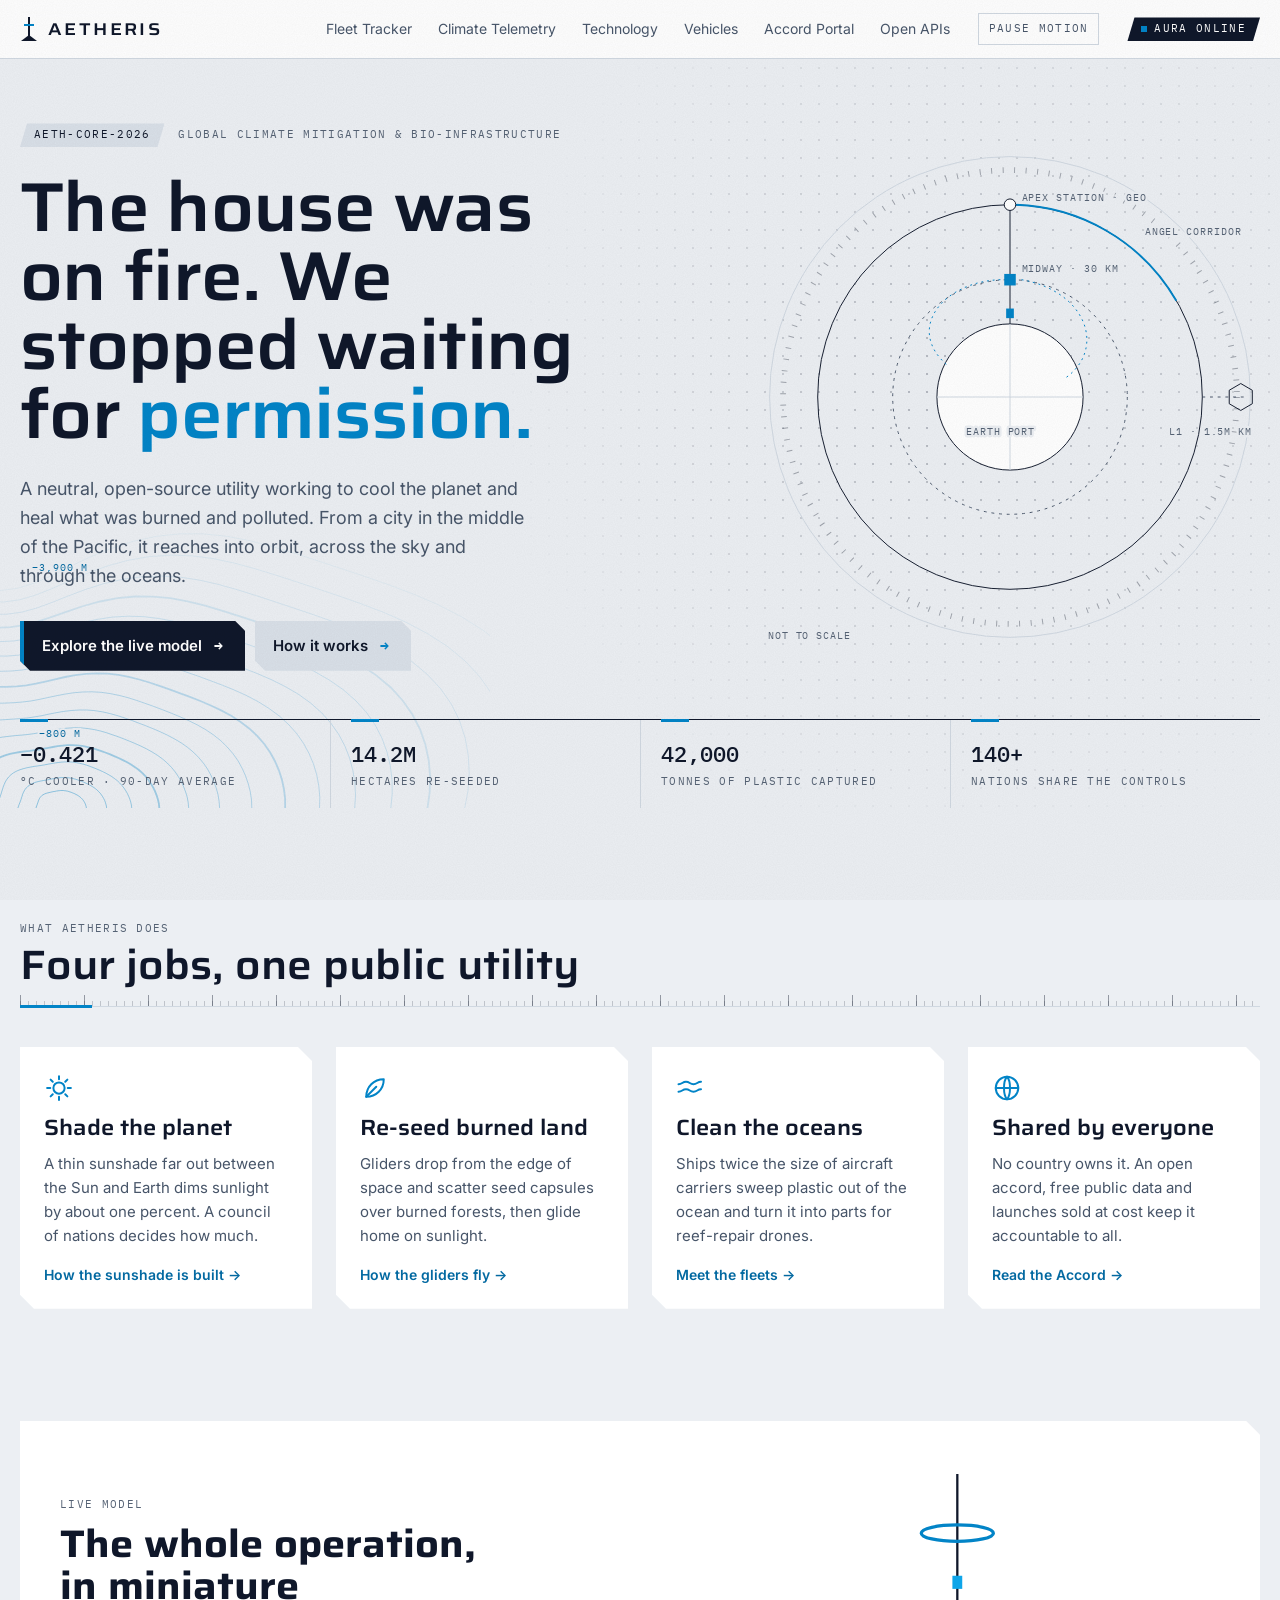
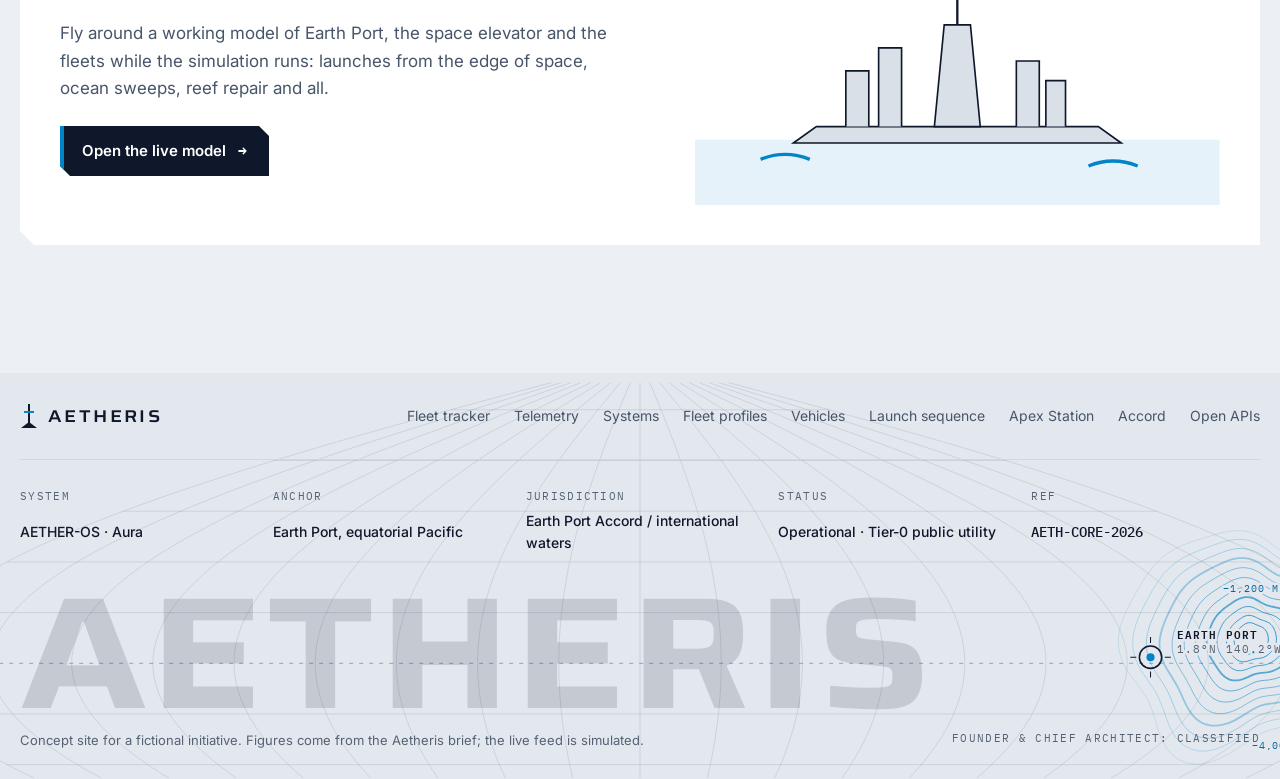
<file: index.html>
<!doctype html>
<html lang="en">
<head>
<meta charset="utf-8">
<meta name="viewport" content="width=device-width, initial-scale=1, viewport-fit=cover">
<title>Aetheris Initiative</title>
<meta name="description" content="Concept site for the Aetheris Initiative, a fictional planetary-restoration utility: a space elevator, an L1 sunshade, seeding gliders and ocean harvesters.">
<meta name="theme-color" content="#eceff3">
<link rel="icon" href="data:image/svg+xml,%3Csvg xmlns='http://www.w3.org/2000/svg' viewBox='0 0 18 24'%3E%3Crect x='8' width='2' height='19' fill='%230f172a'/%3E%3Crect x='4' y='7' width='10' height='2' fill='%230284c7'/%3E%3Cpath d='M1 24 9 18l8 6z' fill='%230f172a'/%3E%3C/svg%3E">
<link rel="preconnect" href="https://fonts.googleapis.com">
<link rel="preconnect" href="https://fonts.gstatic.com" crossorigin>
<link rel="stylesheet" href="https://fonts.googleapis.com/css2?family=IBM+Plex+Mono:wght@400;500;600&family=Inter:wght@400;500;600&family=Saira:wdth,wght@100..125,300..700&display=swap">
<link rel="stylesheet" href="assets/site.css">
</head>
<body>
<a class="skip" href="#top">Skip to content</a>
<p id="sr-status" class="sr-only" role="status" aria-live="polite"></p>

<header class="site-head">
  <div class="wrap">
    <a class="brand" href="index.html" aria-label="Aetheris Initiative, home">
      <svg class="spire" viewBox="0 0 18 24" aria-hidden="true"><rect x="8" y="0" width="2" height="19" fill="currentColor"/><rect x="4" y="7" width="10" height="2" fill="#0284c7"/><path d="M1 24 L9 18 L17 24 Z" fill="currentColor"/></svg>
      AETHERIS
    </a>
    <nav class="nav" aria-label="Main">
      <a href="model.html">Fleet Tracker</a>
      <a href="model.html#telemetry">Climate Telemetry</a>
      <a href="technology.html">Technology</a>
      <a href="vehicles.html">Vehicles</a>
      <a href="accord.html">Accord Portal</a>
      <a href="accord.html#apis">Open APIs</a>
    </nav>
    <button class="motion-btn mono" id="motion" type="button" aria-pressed="false">Pause motion</button>
    <span class="ptag mono"><span class="dot" aria-hidden="true"></span>Aura online</span>
  </div>
  <div class="progress" aria-hidden="true"></div>
</header>

<main id="top" tabindex="-1">
  <section class="hero">
    <svg class="bathy-light bl" viewBox="0 0 760 560" aria-hidden="true"><g><path d="M356.4 330.0 L356.4 331.1 L356.2 332.2 L355.9 333.3 L355.4 334.4 L354.7 335.4 L353.9 336.3 L353.0 337.2 L351.9 338.0 L350.8 338.7 L349.6 339.3 L348.5 340.0 L347.4 340.5 L346.3 341.1 L345.3 341.7 L344.4 342.3 L343.4 342.9 L342.5 343.5 L341.5 344.1 L340.5 344.7 L339.4 345.2 L338.3 345.7 L337.1 346.2 L335.9 346.5 L334.6 346.8 L333.3 347.0 L332.0 347.1 L330.7 347.2 L329.3 347.3 L328.0 347.3 L326.6 347.3 L325.3 347.3 L323.9 347.3 L322.5 347.2 L321.1 347.0 L319.6 346.8 L318.2 346.5 L316.8 346.2 L315.5 345.7 L314.2 345.2 L313.0 344.5 L311.9 343.8 L310.8 343.0 L309.8 342.2 L309.0 341.3 L308.1 340.4 L307.4 339.4 L306.8 338.5 L306.3 337.4 L305.9 336.4 L305.6 335.3 L305.4 334.2 L305.4 333.2 L305.5 332.1 L305.7 331.0 L306.0 330.0 L306.3 329.0 L306.6 328.0 L307.0 327.1 L307.3 326.1 L307.7 325.1 L308.0 324.2 L308.3 323.2 L308.7 322.2 L309.1 321.3 L309.6 320.3 L310.2 319.4 L311.0 318.5 L311.8 317.6 L312.8 316.9 L313.9 316.3 L315.1 315.7 L316.4 315.3 L317.7 314.9 L319.0 314.6 L320.3 314.3 L321.6 314.0 L322.9 313.7 L324.1 313.5 L325.4 313.3 L326.7 313.0 L328.0 312.8 L329.3 312.7 L330.7 312.5 L332.0 312.5 L333.4 312.5 L334.7 312.7 L336.1 312.9 L337.4 313.1 L338.7 313.5 L339.9 313.9 L341.2 314.3 L342.4 314.8 L343.6 315.3 L344.8 315.8 L345.9 316.4 L347.1 317.0 L348.2 317.7 L349.2 318.4 L350.2 319.1 L351.1 319.9 L352.0 320.8 L352.8 321.7 L353.5 322.7 L354.1 323.6 L354.7 324.6 L355.2 325.7 L355.6 326.7 L355.9 327.8 L356.2 328.9Z" stroke-opacity="0.400"/><path d="M376.6 330.0 L376.7 332.0 L376.4 333.9 L375.8 335.9 L374.9 337.7 L373.6 339.5 L372.1 341.1 L370.3 342.6 L368.3 344.0 L366.3 345.2 L364.2 346.3 L362.1 347.3 L360.1 348.2 L358.2 349.2 L356.4 350.1 L354.7 351.1 L353.1 352.2 L351.5 353.3 L349.8 354.4 L348.1 355.5 L346.3 356.5 L344.4 357.4 L342.4 358.2 L340.2 358.8 L338.0 359.4 L335.8 359.7 L333.5 360.0 L331.2 360.2 L328.8 360.3 L326.5 360.3 L324.1 360.3 L321.7 360.3 L319.3 360.3 L316.8 360.1 L314.3 359.9 L311.8 359.6 L309.2 359.1 L306.8 358.5 L304.4 357.7 L302.1 356.8 L300.0 355.7 L298.0 354.4 L296.1 353.0 L294.4 351.6 L292.9 350.0 L291.5 348.3 L290.2 346.6 L289.1 344.9 L288.2 343.1 L287.6 341.2 L287.1 339.3 L286.8 337.4 L286.8 335.5 L287.0 333.7 L287.4 331.8 L287.9 330.0 L288.5 328.2 L289.1 326.5 L289.8 324.8 L290.4 323.2 L291.0 321.5 L291.5 319.8 L292.1 318.1 L292.6 316.4 L293.3 314.7 L294.2 312.9 L295.2 311.3 L296.5 309.7 L298.0 308.2 L299.8 307.0 L301.7 305.8 L303.9 304.9 L306.1 304.1 L308.4 303.5 L310.8 303.0 L313.1 302.6 L315.4 302.2 L317.6 301.8 L319.8 301.4 L322.1 300.9 L324.3 300.5 L326.5 300.2 L328.8 299.8 L331.2 299.6 L333.5 299.5 L335.9 299.6 L338.3 299.7 L340.6 300.1 L342.9 300.5 L345.2 301.1 L347.4 301.8 L349.5 302.6 L351.7 303.4 L353.8 304.2 L355.9 305.2 L357.9 306.1 L360.0 307.2 L361.9 308.3 L363.8 309.5 L365.6 310.8 L367.3 312.2 L368.8 313.8 L370.3 315.3 L371.5 317.0 L372.7 318.7 L373.7 320.5 L374.6 322.3 L375.3 324.2 L375.9 326.1 L376.4 328.0Z" stroke-opacity="0.375"/><path d="M401.7 330.0 L401.7 333.0 L401.2 336.1 L400.3 339.0 L398.8 341.8 L396.8 344.5 L394.3 347.0 L391.5 349.2 L388.3 351.2 L385.0 353.0 L381.6 354.6 L378.4 356.0 L375.2 357.4 L372.3 358.8 L369.6 360.2 L367.0 361.7 L364.6 363.2 L362.2 364.9 L359.8 366.6 L357.3 368.3 L354.6 370.0 L351.8 371.4 L348.7 372.7 L345.5 373.8 L342.2 374.6 L338.8 375.2 L335.3 375.6 L331.8 375.9 L328.2 376.0 L324.7 376.1 L321.0 376.2 L317.4 376.2 L313.6 376.1 L309.8 376.0 L306.0 375.7 L302.1 375.3 L298.2 374.6 L294.4 373.7 L290.7 372.5 L287.2 371.1 L283.9 369.4 L280.9 367.5 L278.0 365.3 L275.4 363.1 L273.1 360.6 L271.0 358.1 L269.1 355.5 L267.5 352.8 L266.2 350.0 L265.2 347.1 L264.5 344.3 L264.1 341.3 L264.1 338.4 L264.4 335.6 L265.1 332.8 L265.9 330.0 L266.8 327.3 L267.9 324.7 L268.9 322.2 L269.8 319.6 L270.7 317.1 L271.5 314.5 L272.3 311.9 L273.1 309.3 L274.1 306.6 L275.3 303.9 L276.8 301.4 L278.7 298.9 L281.0 296.7 L283.7 294.7 L286.8 293.0 L290.1 291.7 L293.6 290.6 L297.2 289.7 L300.8 289.0 L304.4 288.4 L307.9 287.9 L311.3 287.4 L314.7 286.8 L318.0 286.2 L321.4 285.6 L324.8 285.0 L328.2 284.5 L331.8 284.1 L335.3 283.9 L339.0 283.9 L342.6 284.1 L346.1 284.6 L349.6 285.3 L353.1 286.1 L356.4 287.1 L359.7 288.3 L363.0 289.5 L366.2 290.8 L369.4 292.1 L372.6 293.6 L375.7 295.1 L378.8 296.8 L381.8 298.6 L384.6 300.6 L387.3 302.7 L389.7 305.0 L391.9 307.4 L393.9 310.0 L395.7 312.6 L397.3 315.4 L398.6 318.2 L399.8 321.1 L400.7 324.0 L401.4 327.0Z" stroke-opacity="0.350"/><path class="ix" d="M429.3 330.0 L429.2 334.2 L428.4 338.4 L427.0 342.4 L424.9 346.3 L422.0 350.0 L418.4 353.4 L414.3 356.4 L409.8 359.1 L405.0 361.4 L400.2 363.4 L395.6 365.3 L391.2 367.0 L387.1 368.8 L383.3 370.6 L379.9 372.6 L376.6 374.8 L373.5 377.1 L370.3 379.5 L367.0 382.0 L363.5 384.3 L359.7 386.5 L355.6 388.4 L351.3 389.9 L346.7 391.1 L342.0 392.0 L337.3 392.6 L332.4 392.9 L327.6 393.1 L322.7 393.3 L317.7 393.3 L312.7 393.3 L307.5 393.3 L302.3 393.1 L297.0 392.8 L291.6 392.3 L286.2 391.5 L280.9 390.3 L275.8 388.7 L270.9 386.7 L266.4 384.4 L262.1 381.7 L258.2 378.8 L254.7 375.6 L251.5 372.2 L248.7 368.7 L246.2 365.1 L244.0 361.3 L242.2 357.5 L240.9 353.6 L240.0 349.6 L239.5 345.6 L239.5 341.6 L240.0 337.6 L240.9 333.8 L242.1 330.0 L243.4 326.3 L244.9 322.8 L246.3 319.3 L247.6 315.8 L248.8 312.3 L249.9 308.8 L250.9 305.2 L251.9 301.6 L253.2 297.9 L254.7 294.2 L256.8 290.6 L259.3 287.2 L262.5 284.1 L266.2 281.4 L270.5 279.1 L275.1 277.3 L280.0 275.8 L285.0 274.8 L290.1 274.0 L295.1 273.3 L299.9 272.8 L304.6 272.1 L309.2 271.5 L313.8 270.7 L318.3 269.9 L322.9 269.0 L327.6 268.2 L332.4 267.6 L337.3 267.2 L342.2 267.1 L347.1 267.4 L352.0 267.9 L356.8 268.8 L361.6 270.0 L366.2 271.3 L370.7 272.9 L375.2 274.5 L379.6 276.2 L384.1 278.1 L388.5 280.0 L392.9 282.1 L397.2 284.3 L401.4 286.7 L405.4 289.4 L409.2 292.3 L412.7 295.4 L415.8 298.7 L418.6 302.3 L421.1 305.9 L423.3 309.7 L425.2 313.6 L426.7 317.6 L428.0 321.7 L428.9 325.8Z" stroke-opacity="0.325"/><path d="M458.7 330.0 L458.4 335.4 L457.4 340.8 L455.4 346.1 L452.5 351.1 L448.6 355.8 L443.8 360.1 L438.3 363.9 L432.2 367.2 L425.9 370.1 L419.5 372.6 L413.3 374.8 L407.5 376.9 L402.1 379.0 L397.3 381.3 L392.9 383.8 L388.9 386.5 L385.0 389.6 L381.1 392.7 L377.0 396.0 L372.6 399.2 L367.9 402.1 L362.8 404.7 L357.3 406.8 L351.5 408.5 L345.5 409.7 L339.3 410.5 L333.1 411.0 L326.9 411.2 L320.6 411.3 L314.2 411.4 L307.7 411.4 L301.1 411.4 L294.4 411.3 L287.5 410.9 L280.5 410.3 L273.5 409.3 L266.6 407.9 L260.0 405.9 L253.6 403.4 L247.7 400.4 L242.2 396.9 L237.2 393.1 L232.7 388.9 L228.7 384.5 L225.1 379.9 L221.9 375.2 L219.2 370.3 L217.0 365.4 L215.3 360.3 L214.1 355.2 L213.6 350.1 L213.6 344.9 L214.3 339.8 L215.4 334.9 L217.0 330.0 L218.8 325.3 L220.7 320.7 L222.6 316.2 L224.3 311.8 L225.8 307.3 L227.1 302.8 L228.3 298.2 L229.6 293.4 L231.1 288.6 L233.0 283.8 L235.5 279.2 L238.8 274.7 L242.8 270.7 L247.6 267.2 L253.2 264.3 L259.2 262.0 L265.7 260.3 L272.3 259.1 L278.9 258.3 L285.4 257.6 L291.7 257.1 L297.7 256.5 L303.6 255.7 L309.4 254.8 L315.2 253.8 L321.0 252.6 L327.0 251.5 L333.1 250.6 L339.3 250.0 L345.6 249.7 L351.9 249.9 L358.2 250.6 L364.4 251.6 L370.5 253.0 L376.4 254.7 L382.2 256.7 L388.0 258.7 L393.8 260.9 L399.5 263.2 L405.3 265.6 L411.1 268.2 L416.8 271.0 L422.3 274.1 L427.6 277.4 L432.7 281.1 L437.3 285.1 L441.5 289.4 L445.2 293.9 L448.4 298.7 L451.3 303.6 L453.6 308.7 L455.6 313.9 L457.2 319.2 L458.2 324.6Z" stroke-opacity="0.300"/><path d="M489.6 330.0 L489.1 336.7 L487.7 343.4 L485.1 349.9 L481.3 356.1 L476.3 361.8 L470.1 367.0 L463.0 371.6 L455.3 375.6 L447.2 379.0 L439.1 381.9 L431.2 384.5 L423.9 386.9 L417.2 389.3 L411.3 391.9 L405.9 394.9 L401.1 398.3 L396.5 402.0 L391.9 406.1 L387.2 410.3 L382.0 414.4 L376.4 418.2 L370.2 421.6 L363.5 424.4 L356.4 426.6 L349.1 428.2 L341.5 429.2 L333.8 429.8 L326.1 430.1 L318.4 430.2 L310.6 430.2 L302.6 430.2 L294.4 430.2 L286.1 430.1 L277.6 429.8 L268.9 429.1 L260.2 428.0 L251.7 426.2 L243.4 423.9 L235.5 420.8 L228.1 417.1 L221.3 412.9 L215.2 408.1 L209.7 402.9 L204.8 397.4 L200.5 391.7 L196.7 385.8 L193.5 379.7 L190.8 373.6 L188.7 367.3 L187.3 361.0 L186.7 354.7 L186.7 348.4 L187.5 342.1 L188.9 336.0 L190.8 330.0 L193.1 324.2 L195.5 318.6 L197.8 313.1 L199.9 307.6 L201.8 302.1 L203.4 296.5 L204.8 290.8 L206.3 284.9 L208.0 279.0 L210.3 273.0 L213.3 267.2 L217.2 261.7 L222.2 256.7 L228.2 252.4 L235.1 248.8 L242.7 246.1 L250.8 244.2 L259.1 242.9 L267.4 242.1 L275.5 241.6 L283.3 241.1 L290.8 240.6 L298.0 239.9 L305.1 238.8 L312.1 237.6 L319.1 236.1 L326.3 234.7 L333.7 233.4 L341.3 232.5 L349.0 232.0 L356.8 232.0 L364.5 232.6 L372.2 233.8 L379.7 235.5 L387.0 237.5 L394.2 239.8 L401.4 242.3 L408.5 245.0 L415.6 247.7 L422.8 250.6 L430.1 253.7 L437.3 257.1 L444.3 260.8 L451.1 264.8 L457.5 269.3 L463.4 274.2 L468.7 279.5 L473.4 285.1 L477.5 291.0 L480.9 297.2 L483.8 303.5 L486.2 310.0 L488.0 316.6 L489.1 323.3Z" stroke-opacity="0.275"/><path d="M521.8 330.0 L521.0 338.1 L519.1 346.1 L515.8 353.8 L511.0 361.2 L504.7 368.0 L497.1 374.2 L488.4 379.6 L478.8 384.2 L468.9 388.1 L458.9 391.3 L449.2 394.2 L440.3 396.8 L432.2 399.5 L425.1 402.5 L418.8 406.0 L413.2 410.0 L408.0 414.5 L402.8 419.5 L397.4 424.7 L391.5 429.8 L385.0 434.7 L377.8 439.0 L370.0 442.6 L361.6 445.4 L352.8 447.4 L343.8 448.7 L334.6 449.3 L325.4 449.6 L316.1 449.7 L306.8 449.7 L297.3 449.6 L287.6 449.6 L277.6 449.5 L267.4 449.2 L257.0 448.5 L246.5 447.2 L236.2 445.3 L226.1 442.5 L216.6 438.9 L207.7 434.5 L199.6 429.4 L192.3 423.6 L185.8 417.3 L180.0 410.7 L175.0 403.8 L170.6 396.7 L166.9 389.4 L163.8 382.0 L161.4 374.6 L159.7 367.0 L158.9 359.5 L158.9 351.9 L159.8 344.5 L161.5 337.1 L163.7 330.0 L166.4 323.1 L169.3 316.3 L172.1 309.8 L174.7 303.2 L176.9 296.7 L178.8 290.0 L180.5 283.2 L182.1 276.1 L184.1 269.0 L186.7 261.8 L190.2 254.7 L194.8 248.1 L200.7 242.1 L207.9 237.0 L216.3 232.8 L225.5 229.6 L235.4 227.5 L245.5 226.2 L255.6 225.5 L265.4 225.2 L274.8 225.1 L283.8 224.7 L292.4 224.0 L300.7 223.0 L308.9 221.5 L317.2 219.7 L325.7 217.9 L334.4 216.2 L343.4 214.8 L352.5 214.0 L361.8 213.8 L371.0 214.3 L380.2 215.6 L389.2 217.4 L398.0 219.7 L406.6 222.4 L415.2 225.4 L423.7 228.4 L432.4 231.7 L441.1 235.1 L449.8 238.7 L458.6 242.6 L467.3 246.9 L475.6 251.6 L483.5 256.9 L490.8 262.7 L497.3 269.1 L503.1 275.8 L508.1 282.9 L512.2 290.4 L515.6 298.0 L518.3 305.9 L520.3 313.8 L521.5 321.9Z" stroke-opacity="0.250"/><path class="ix" d="M555.1 330.0 L554.0 339.5 L551.4 348.8 L547.3 357.9 L541.4 366.4 L533.9 374.3 L524.7 381.5 L514.2 387.7 L502.7 392.9 L490.7 397.2 L478.7 400.8 L467.2 403.8 L456.6 406.7 L447.1 409.6 L438.8 412.9 L431.6 416.8 L425.2 421.5 L419.4 426.9 L413.7 432.8 L407.7 439.1 L401.2 445.4 L393.8 451.4 L385.6 456.8 L376.6 461.3 L366.9 464.8 L356.7 467.3 L346.1 468.8 L335.4 469.6 L324.6 469.9 L313.8 469.9 L302.9 469.7 L291.8 469.6 L280.5 469.5 L268.9 469.4 L256.9 469.1 L244.7 468.3 L232.4 467.0 L220.3 464.8 L208.4 461.7 L197.2 457.6 L186.7 452.5 L177.2 446.5 L168.7 439.7 L161.2 432.3 L154.6 424.4 L148.9 416.2 L143.9 407.9 L139.7 399.3 L136.2 390.7 L133.4 382.0 L131.5 373.2 L130.5 364.4 L130.5 355.6 L131.4 346.9 L133.2 338.3 L135.8 330.0 L138.9 321.9 L142.2 314.0 L145.5 306.4 L148.5 298.7 L151.1 291.1 L153.3 283.3 L155.3 275.3 L157.1 267.0 L159.4 258.6 L162.3 250.2 L166.3 241.9 L171.6 234.1 L178.6 227.0 L187.0 221.0 L196.9 216.2 L207.9 212.7 L219.6 210.4 L231.6 209.2 L243.6 208.8 L255.3 208.8 L266.4 209.0 L276.9 208.9 L286.8 208.4 L296.4 207.3 L305.9 205.7 L315.3 203.6 L325.0 201.3 L335.1 199.0 L345.4 197.1 L356.0 195.8 L366.8 195.3 L377.7 195.7 L388.4 196.9 L398.9 198.9 L409.2 201.5 L419.4 204.5 L429.4 207.9 L439.5 211.4 L449.6 215.1 L459.9 218.9 L470.4 223.0 L480.8 227.5 L491.2 232.4 L501.2 237.8 L510.7 244.0 L519.5 250.7 L527.4 258.1 L534.3 266.0 L540.2 274.5 L545.0 283.2 L548.9 292.3 L551.9 301.6 L553.9 311.0 L555.1 320.5Z" stroke-opacity="0.225"/><path d="M589.5 330.0 L587.8 340.9 L584.5 351.6 L579.4 362.0 L572.4 371.8 L563.4 380.8 L552.6 388.8 L540.2 395.8 L526.7 401.6 L512.6 406.4 L498.6 410.2 L485.1 413.5 L472.7 416.4 L461.7 419.6 L452.2 423.2 L444.1 427.5 L437.1 432.8 L430.7 439.1 L424.5 446.1 L418.1 453.6 L410.9 461.2 L402.8 468.5 L393.6 475.1 L383.4 480.6 L372.4 484.9 L360.6 487.9 L348.5 489.7 L336.2 490.6 L323.8 490.8 L311.4 490.7 L298.9 490.4 L286.2 490.1 L273.3 489.9 L259.9 489.7 L246.2 489.4 L232.2 488.6 L218.1 487.2 L204.0 484.8 L190.3 481.3 L177.3 476.7 L165.2 470.9 L154.2 464.0 L144.5 456.1 L135.9 447.6 L128.5 438.5 L122.1 429.0 L116.6 419.3 L111.9 409.4 L108.0 399.5 L104.9 389.5 L102.7 379.4 L101.4 369.4 L101.3 359.3 L102.2 349.4 L104.2 339.6 L107.1 330.0 L110.5 320.7 L114.3 311.7 L118.1 302.8 L121.5 294.1 L124.5 285.3 L127.1 276.4 L129.3 267.2 L131.4 257.7 L133.9 248.0 L137.1 238.2 L141.7 228.6 L147.8 219.6 L155.7 211.5 L165.5 204.6 L177.0 199.2 L189.8 195.3 L203.5 192.9 L217.6 191.9 L231.6 191.8 L245.1 192.3 L258.0 193.0 L270.0 193.3 L281.4 193.0 L292.3 192.0 L302.9 190.2 L313.5 187.7 L324.4 184.9 L335.7 182.1 L347.4 179.5 L359.6 177.7 L371.9 176.7 L384.4 176.7 L396.7 177.8 L408.9 179.9 L420.8 182.7 L432.5 186.1 L444.1 189.8 L455.7 193.8 L467.5 197.9 L479.4 202.3 L491.6 206.9 L503.8 211.8 L516.0 217.3 L527.9 223.5 L539.1 230.5 L549.5 238.2 L558.8 246.7 L566.9 255.8 L573.7 265.6 L579.2 275.8 L583.6 286.3 L586.8 297.1 L588.8 308.0 L589.8 319.0Z" stroke-opacity="0.200"/><path d="M624.7 330.0 L622.4 342.4 L618.3 354.5 L612.1 366.2 L603.8 377.2 L593.3 387.3 L580.7 396.3 L566.4 404.0 L550.8 410.4 L534.5 415.6 L518.3 419.6 L502.8 423.0 L488.7 426.1 L476.1 429.3 L465.4 433.2 L456.3 438.0 L448.7 444.0 L441.8 451.1 L435.3 459.3 L428.4 468.1 L420.7 477.2 L411.9 485.9 L401.8 493.7 L390.5 500.4 L378.0 505.5 L364.8 509.2 L351.0 511.3 L337.0 512.3 L323.0 512.4 L308.9 512.0 L294.8 511.5 L280.5 511.0 L265.9 510.6 L250.9 510.3 L235.4 509.9 L219.6 509.1 L203.5 507.6 L187.4 505.1 L171.8 501.4 L157.0 496.2 L143.2 489.7 L130.7 481.9 L119.7 473.0 L110.1 463.2 L101.8 452.8 L94.7 442.0 L88.7 430.9 L83.6 419.7 L79.3 408.5 L75.8 397.2 L73.3 385.8 L71.9 374.5 L71.5 363.1 L72.4 351.9 L74.4 340.8 L77.5 330.0 L81.3 319.5 L85.4 309.2 L89.7 299.2 L93.6 289.3 L97.1 279.3 L100.0 269.2 L102.5 258.8 L104.9 248.0 L107.6 237.0 L111.3 225.9 L116.4 215.0 L123.3 204.8 L132.3 195.6 L143.5 187.8 L156.6 181.8 L171.3 177.6 L187.1 175.2 L203.3 174.4 L219.5 174.8 L235.0 175.9 L249.6 177.1 L263.3 178.0 L276.1 178.1 L288.2 177.2 L300.0 175.2 L311.7 172.4 L323.8 169.0 L336.3 165.4 L349.5 162.1 L363.1 159.5 L377.1 157.9 L391.2 157.6 L405.3 158.4 L419.1 160.5 L432.7 163.4 L446.0 167.1 L459.3 171.2 L472.5 175.7 L485.9 180.3 L499.5 185.1 L513.5 190.2 L527.6 195.7 L541.7 201.8 L555.5 208.7 L568.6 216.4 L580.7 225.1 L591.5 234.7 L600.9 245.2 L608.7 256.3 L614.9 268.0 L619.6 280.1 L622.9 292.5 L624.9 304.9 L625.5 317.5Z" stroke-opacity="0.175"/><path d="M660.8 330.0 L657.6 343.9 L652.5 357.4 L645.1 370.4 L635.5 382.6 L623.4 393.8 L609.0 403.7 L592.6 412.2 L574.8 419.2 L556.4 424.7 L537.9 429.0 L520.4 432.5 L504.4 435.6 L490.3 439.0 L478.3 443.0 L468.4 448.3 L460.1 454.9 L452.8 463.1 L446.0 472.4 L438.8 482.7 L430.6 493.2 L421.2 503.5 L410.2 512.8 L397.7 520.7 L383.8 526.8 L369.0 531.1 L353.6 533.7 L337.9 534.7 L322.1 534.7 L306.3 534.0 L290.6 533.1 L274.7 532.3 L258.4 531.7 L241.7 531.2 L224.5 530.7 L206.8 529.9 L188.7 528.3 L170.7 525.7 L153.1 521.6 L136.4 516.0 L120.8 508.8 L106.8 500.1 L94.4 490.1 L83.8 479.2 L74.6 467.4 L66.9 455.2 L60.4 442.8 L54.8 430.2 L50.2 417.6 L46.4 405.0 L43.5 392.3 L41.8 379.7 L41.2 367.0 L41.9 354.5 L43.9 342.1 L47.0 330.0 L51.1 318.2 L55.6 306.7 L60.3 295.4 L64.7 284.3 L68.6 273.2 L72.0 261.8 L74.8 250.1 L77.6 238.1 L80.7 225.7 L84.8 213.3 L90.5 201.1 L98.3 189.6 L108.4 179.3 L121.0 170.7 L135.9 164.1 L152.6 159.6 L170.5 157.3 L189.0 156.8 L207.3 157.8 L224.9 159.6 L241.5 161.5 L256.8 163.0 L270.9 163.6 L284.3 162.9 L297.2 160.8 L310.0 157.6 L323.2 153.5 L337.0 149.1 L351.5 144.9 L366.6 141.5 L382.2 139.1 L398.1 138.2 L413.9 138.7 L429.6 140.6 L444.9 143.6 L460.0 147.5 L474.9 152.1 L489.8 156.9 L504.9 162.0 L520.3 167.3 L536.1 172.9 L552.2 179.0 L568.3 185.7 L584.1 193.3 L599.1 201.9 L613.1 211.6 L625.5 222.4 L636.2 234.1 L645.0 246.7 L651.9 260.0 L656.9 273.7 L660.3 287.7 L662.0 301.8 L662.2 315.9Z" stroke-opacity="0.150"/><path class="ix" d="M697.5 330.0 L693.3 345.4 L687.0 360.3 L678.4 374.7 L667.2 388.1 L653.4 400.4 L637.2 411.2 L618.8 420.4 L598.8 427.9 L578.0 433.8 L557.4 438.3 L537.7 441.8 L519.8 445.0 L504.2 448.4 L491.0 452.7 L480.2 458.4 L471.3 465.7 L463.7 474.8 L456.6 485.5 L449.1 497.2 L440.6 509.4 L430.6 521.4 L418.7 532.3 L405.1 541.5 L389.8 548.8 L373.4 553.8 L356.3 556.7 L338.8 557.8 L321.2 557.6 L303.7 556.5 L286.3 555.2 L268.7 553.9 L250.9 553.0 L232.5 552.3 L213.5 551.7 L193.9 550.8 L173.9 549.2 L153.9 546.4 L134.2 542.1 L115.5 536.1 L98.1 528.2 L82.5 518.7 L68.8 507.6 L57.0 495.4 L47.0 482.3 L38.7 468.7 L31.6 454.8 L25.7 440.8 L20.7 426.8 L16.5 412.9 L13.3 398.9 L11.2 384.9 L10.3 371.0 L10.7 357.1 L12.6 343.4 L15.7 330.0 L19.9 316.9 L24.8 304.1 L29.9 291.5 L34.8 279.2 L39.2 266.8 L43.0 254.2 L46.4 241.2 L49.5 227.9 L53.1 214.2 L57.7 200.4 L64.1 186.9 L72.7 174.2 L84.0 162.8 L98.2 153.3 L114.9 146.1 L133.7 141.4 L153.8 139.2 L174.6 139.2 L195.2 140.8 L215.0 143.4 L233.4 146.3 L250.4 148.5 L266.0 149.7 L280.5 149.2 L294.5 147.1 L308.4 143.4 L322.6 138.6 L337.6 133.3 L353.4 128.0 L370.1 123.5 L387.4 120.2 L405.0 118.5 L422.7 118.6 L440.3 120.2 L457.5 123.3 L474.3 127.4 L491.0 132.3 L507.6 137.6 L524.5 143.2 L541.7 149.0 L559.4 155.1 L577.5 161.7 L595.7 169.1 L613.6 177.4 L630.8 186.8 L646.6 197.6 L660.8 209.5 L672.8 222.7 L682.6 236.8 L690.2 251.7 L695.5 267.0 L698.8 282.7 L700.1 298.5 L699.7 314.3Z" stroke-opacity="0.125"/><path d="M734.7 330.0 L729.4 346.9 L721.8 363.3 L711.8 378.9 L699.0 393.6 L683.5 406.9 L665.3 418.6 L644.7 428.5 L622.6 436.6 L599.5 442.8 L576.7 447.4 L554.9 451.0 L535.1 454.2 L517.8 457.7 L503.4 462.2 L491.7 468.3 L482.3 476.3 L474.4 486.5 L467.2 498.5 L459.5 511.8 L450.7 525.8 L440.1 539.5 L427.5 552.2 L412.7 563.0 L396.0 571.4 L378.0 577.2 L359.0 580.5 L339.7 581.6 L320.3 581.1 L301.1 579.6 L281.9 577.7 L262.7 575.9 L243.2 574.5 L223.2 573.5 L202.5 572.7 L181.0 571.7 L159.0 570.0 L137.0 567.1 L115.2 562.6 L94.5 556.2 L75.2 547.8 L57.9 537.4 L42.7 525.3 L29.8 511.8 L19.0 497.4 L9.9 482.4 L2.4 467.0 L-3.9 451.6 L-9.3 436.2 L-13.8 420.9 L-17.4 405.6 L-19.9 390.3 L-21.2 375.0 L-21.1 359.8 L-19.5 344.8 L-16.5 330.0 L-12.2 315.5 L-7.1 301.4 L-1.6 287.5 L3.8 273.8 L8.8 260.1 L13.2 246.3 L17.0 232.0 L20.7 217.4 L24.8 202.3 L30.0 187.2 L37.1 172.4 L46.8 158.4 L59.3 146.0 L75.0 135.7 L93.6 127.9 L114.5 123.0 L137.1 121.0 L160.3 121.5 L183.2 124.0 L205.2 127.5 L225.6 131.4 L244.3 134.6 L261.3 136.3 L277.0 136.2 L292.0 134.1 L306.8 130.0 L322.1 124.4 L338.2 118.0 L355.3 111.5 L373.5 105.7 L392.6 101.3 L412.1 98.7 L431.7 98.1 L451.2 99.3 L470.4 102.3 L489.1 106.6 L507.6 111.8 L526.1 117.6 L544.7 123.7 L563.9 130.1 L583.5 136.7 L603.7 143.9 L624.0 151.9 L644.1 160.9 L663.4 171.3 L681.3 183.1 L697.2 196.3 L710.7 210.8 L721.6 226.5 L729.7 243.1 L735.2 260.2 L738.3 277.7 L739.2 295.2 L738.0 312.7Z" stroke-opacity="0.100"/><path d="M772.5 330.0 L765.8 348.5 L756.7 366.3 L745.1 383.2 L730.6 399.0 L713.3 413.4 L693.1 426.0 L670.5 436.6 L646.1 445.1 L620.8 451.7 L595.7 456.5 L571.8 460.1 L550.1 463.3 L531.3 466.8 L515.7 471.5 L503.2 478.0 L493.3 486.8 L485.1 498.0 L477.7 511.5 L470.0 526.5 L460.9 542.3 L449.8 558.0 L436.4 572.5 L420.5 584.9 L402.4 594.6 L382.7 601.3 L361.9 605.0 L340.7 606.2 L319.4 605.3 L298.3 603.2 L277.5 600.7 L256.6 598.2 L235.6 596.2 L213.9 594.7 L191.4 593.6 L168.2 592.5 L144.2 590.8 L120.1 587.9 L96.2 583.2 L73.4 576.5 L52.2 567.5 L33.0 556.3 L16.4 543.2 L2.2 528.5 L-9.5 512.7 L-19.2 496.2 L-27.2 479.4 L-33.9 462.5 L-39.6 445.7 L-44.4 429.0 L-48.5 412.3 L-51.5 395.7 L-53.3 379.1 L-53.7 362.6 L-52.5 346.2 L-49.6 330.0 L-45.4 314.1 L-40.1 298.5 L-34.2 283.3 L-28.3 268.3 L-22.7 253.3 L-17.7 238.1 L-13.2 222.6 L-8.9 206.6 L-4.1 190.2 L1.8 173.8 L9.8 157.6 L20.4 142.5 L34.3 129.0 L51.7 117.9 L72.2 109.6 L95.4 104.6 L120.3 102.8 L146.0 103.9 L171.4 107.3 L195.6 112.0 L218.0 116.9 L238.4 121.1 L256.8 123.7 L273.6 124.0 L289.6 121.8 L305.3 117.2 L321.5 110.8 L338.7 103.2 L357.2 95.3 L376.9 88.1 L397.7 82.4 L419.2 78.6 L440.9 77.1 L462.5 77.9 L483.7 80.7 L504.4 85.1 L524.8 90.7 L545.2 96.9 L565.7 103.6 L586.8 110.5 L608.4 117.8 L630.7 125.6 L653.2 134.2 L675.5 144.0 L697.0 155.3 L717.0 168.1 L734.7 182.6 L749.7 198.6 L761.7 215.9 L770.4 234.2 L776.1 253.2 L778.9 272.5 L779.1 291.8 L776.9 311.1Z" stroke-opacity="0.075"/><path d="M810.6 330.0 L802.4 350.0 L791.7 369.2 L778.3 387.5 L762.0 404.4 L742.8 419.8 L720.6 433.2 L695.9 444.6 L669.4 453.6 L641.8 460.4 L614.5 465.4 L588.5 469.1 L565.0 472.3 L544.6 475.9 L527.8 480.8 L514.5 487.7 L504.1 497.2 L495.7 509.5 L488.3 524.4 L480.5 541.2 L471.2 559.1 L459.7 576.8 L445.5 593.3 L428.4 607.4 L408.9 618.5 L387.5 626.1 L364.8 630.3 L341.6 631.4 L318.4 630.2 L295.5 627.4 L272.9 624.0 L250.5 620.7 L227.8 617.9 L204.6 615.9 L180.5 614.5 L155.4 613.2 L129.5 611.4 L103.3 608.5 L77.3 603.7 L52.3 596.8 L29.0 587.3 L8.0 575.4 L-10.2 561.3 L-25.7 545.4 L-38.4 528.3 L-48.7 510.3 L-57.2 492.0 L-64.3 473.6 L-70.3 455.3 L-75.6 437.2 L-80.1 419.2 L-83.7 401.3 L-86.1 383.3 L-87.0 365.4 L-86.3 347.6 L-83.8 330.0 L-79.6 312.6 L-74.2 295.6 L-68.1 279.0 L-61.6 262.5 L-55.4 246.2 L-49.6 229.7 L-44.4 212.8 L-39.2 195.5 L-33.7 177.9 L-26.9 160.1 L-18.0 142.7 L-6.2 126.4 L9.2 111.9 L28.2 100.0 L50.7 91.3 L76.2 86.2 L103.6 84.7 L131.8 86.5 L159.7 90.9 L186.2 96.8 L210.7 103.0 L232.8 108.3 L252.6 111.7 L270.5 112.5 L287.4 110.3 L303.9 105.3 L321.0 97.9 L339.3 88.9 L359.0 79.5 L380.3 70.7 L402.9 63.4 L426.4 58.3 L450.3 55.8 L474.1 55.9 L497.4 58.4 L520.3 62.8 L542.7 68.7 L565.0 75.4 L587.4 82.7 L610.4 90.3 L634.1 98.2 L658.5 106.7 L683.2 116.0 L707.9 126.6 L731.6 138.8 L753.7 152.7 L773.4 168.5 L789.9 186.0 L802.9 205.0 L812.3 225.1 L818.0 245.9 L820.4 267.1 L819.8 288.4 L816.4 309.4Z" stroke-opacity="0.050"/></g><text x="330" y="259.0" text-anchor="middle">−800 M</text><text x="330" y="179.9" text-anchor="middle">−2,200 M</text><text x="330" y="93.3" text-anchor="middle">−3,900 M</text></svg>
    <div class="wrap hero-grid">
      <div>
        <div class="hero-meta mono"><span class="ptag light">AETH-CORE-2026</span><span>Global climate mitigation &amp; bio-infrastructure</span></div>
        <h1>The house was on fire. We stopped waiting for <em>permission.</em></h1>
        <p class="sub">A neutral, open-source utility working to cool the planet and heal what was burned and polluted. From a city in the middle of the Pacific, it reaches into orbit, across the sky and through the oceans.</p>
        <div class="row">
          <a class="btn primary" href="model.html">Explore the live model <span class="arrow" aria-hidden="true">→</span></a>
          <a class="btn" href="technology.html">How it works <span class="arrow" aria-hidden="true">→</span></a>
        </div>
      </div>
      <figure class="orbit" aria-hidden="true">
        <svg viewBox="0 0 520 520">
          <g class="ticks"><circle cx="260" cy="260" r="236" fill="none" stroke="#0f172a" stroke-opacity=".35" stroke-width="6" stroke-dasharray="1 11"/></g>
          <circle class="o-faint" cx="260" cy="260" r="250"/>
          <circle class="o-line" cx="260" cy="260" r="200"/>
          <path class="o-blue" d="M260 60 A200 200 0 0 1 433 160"/>
          <circle class="o-dash" cx="260" cy="260" r="122"/>
          <circle class="o-earth" cx="260" cy="260" r="76"/>
          <path class="o-faint" d="M184 260H336M260 184V336"/>
          <path class="o-traj" d="M250 138C190 140 150 190 196 228"/>
          <path class="o-traj" d="M272 138C340 150 360 210 318 240"/>
          <path class="o-line" d="M260 184V60"/>
          <rect class="o-node climber" x="256" y="168" width="8" height="10"/>
          <rect class="o-node" x="254" y="132" width="12" height="12"/>
          <circle class="o-node-w" cx="260" cy="60" r="6"/>
          <path class="o-dash" d="M460 260H508"/>
          <path class="o-line" d="M500 246L512 253V267L500 274L488 267V253Z"/>
          <text x="272" y="56">APEX STATION · GEO</text>
          <text x="272" y="130">MIDWAY · 30 KM</text>
          <text x="214" y="300">EARTH PORT</text>
          <text x="512" y="300" text-anchor="end">L1 · 1.5M KM</text>
          <text x="400" y="92">ANGEL CORRIDOR</text>
          <text x="8" y="512">NOT TO SCALE</text>
        </svg>
      </figure>
    </div>
    <div class="wrap">
      <div class="readouts">
        <div><b id="ro-temp">−0.420</b><span class="mono">°C cooler · 90-day average</span></div>
        <div><b>14.2M</b><span class="mono">hectares re-seeded</span></div>
        <div><b>42,000</b><span class="mono">tonnes of plastic captured</span></div>
        <div><b>140+</b><span class="mono">nations share the controls</span></div>
      </div>
    </div>
  </section>


  <section class="wrap section" aria-labelledby="what-title">
    <div class="sec-head">
      <div><span class="kicker mono">What Aetheris does</span><h2 id="what-title">Four jobs, one public utility</h2></div>
    </div>
    <div class="what-grid">
        <article class="what cut">
          <svg viewBox="0 0 24 24" aria-hidden="true"><circle cx="12" cy="12" r="4.5"/><path d="M12 2.5v2.5M12 19v2.5M2.5 12H5M19 12h2.5M5.3 5.3 7 7M17 17l1.7 1.7M5.3 18.7 7 17M17 7l1.7-1.7"/></svg>
          <h3>Shade the planet</h3>
          <p>A thin sunshade far out between the Sun and Earth dims sunlight by about one percent. A council of nations decides how much.</p>
          <a href="technology.html#apex">How the sunshade is built <span aria-hidden="true">→</span></a>
        </article>
        <article class="what cut">
          <svg viewBox="0 0 24 24" aria-hidden="true"><path d="M5 19c0-8 6-14 14-14 0 8-6 14-14 14z"/><path d="M5 19 13 11"/></svg>
          <h3>Re-seed burned land</h3>
          <p>Gliders drop from the edge of space and scatter seed capsules over burned forests, then glide home on sunlight.</p>
          <a href="technology.html#launch">How the gliders fly <span aria-hidden="true">→</span></a>
        </article>
        <article class="what cut">
          <svg viewBox="0 0 24 24" aria-hidden="true"><path d="M2 9c3 0 3-2 6-2s3 2 6 2 3-2 6-2M2 15c3 0 3-2 6-2s3 2 6 2 3-2 6-2"/></svg>
          <h3>Clean the oceans</h3>
          <p>Ships twice the size of aircraft carriers sweep plastic out of the ocean and turn it into parts for reef-repair drones.</p>
          <a href="technology.html#fleet">Meet the fleets <span aria-hidden="true">→</span></a>
        </article>
        <article class="what cut">
          <svg viewBox="0 0 24 24" aria-hidden="true"><circle cx="12" cy="12" r="9"/><path d="M3 12h18M12 3c3.2 3.4 3.2 14.6 0 18M12 3c-3.2 3.4-3.2 14.6 0 18"/></svg>
          <h3>Shared by everyone</h3>
          <p>No country owns it. An open accord, free public data and launches sold at cost keep it accountable to all.</p>
          <a href="accord.html">Read the Accord <span aria-hidden="true">→</span></a>
        </article>
    </div>
  </section>

  <section class="wrap section" aria-labelledby="teaser-title">
    <div class="teaser cut">
      <div>
        <span class="kicker mono">Live model</span>
        <h2 id="teaser-title">The whole operation, in miniature</h2>
        <p>Fly around a working model of Earth Port, the space elevator and the fleets while the simulation runs: launches from the edge of space, ocean sweeps, reef repair and all.</p>
        <a class="btn primary" href="model.html">Open the live model <span class="arrow" aria-hidden="true">→</span></a>
      </div>
      <svg class="teaser-art" viewBox="0 0 320 210" aria-hidden="true">
        <rect class="w" x="0" y="170" width="320" height="40"/>
        <path class="c" d="M60 172h200l-14-10H74z"/>
        <path class="c" d="M92 162v-34h14v34M112 162v-48h14v48M196 162v-40h14v40M214 162v-28h12v28"/>
        <path class="c" d="M146 162l6-62h16l6 62z"/>
        <path class="t" d="M160 100V8"/>
        <ellipse class="b" cx="160" cy="44" rx="22" ry="5"/>
        <rect x="157" y="70" width="6" height="8" fill="#0ea5e9"/>
        <path class="b" d="M40 182c10-4 20-4 30 0M240 186c10-4 20-4 30 0"/>
      </svg>
    </div>
  </section>
</main>

<footer class="foot">
  <svg class="graticule" viewBox="0 0 1440 400" preserveAspectRatio="xMidYMid slice" aria-hidden="true">
    <g class="g-bathy"><path d="M1339.1 262.0 L1339.0 263.0 L1339.0 263.9 L1338.8 264.9 L1338.5 265.8 L1338.2 266.8 L1337.8 267.6 L1337.3 268.5 L1336.8 269.3 L1336.3 270.1 L1335.7 270.8 L1335.0 271.5 L1334.4 272.1 L1333.7 272.7 L1333.0 273.3 L1332.2 273.8 L1331.4 274.2 L1330.6 274.6 L1329.8 274.9 L1329.0 275.2 L1328.1 275.4 L1327.3 275.5 L1326.4 275.6 L1325.6 275.7 L1324.8 275.9 L1324.0 276.0 L1323.2 276.2 L1322.4 276.4 L1321.6 276.6 L1320.7 276.9 L1319.8 277.1 L1318.9 277.3 L1318.0 277.4 L1317.0 277.4 L1316.0 277.3 L1315.1 277.2 L1314.2 276.8 L1313.3 276.4 L1312.5 275.9 L1311.7 275.3 L1311.0 274.7 L1310.3 274.0 L1309.7 273.3 L1309.1 272.5 L1308.5 271.8 L1308.0 271.0 L1307.4 270.2 L1307.0 269.4 L1306.5 268.5 L1306.1 267.7 L1305.8 266.7 L1305.6 265.8 L1305.5 264.9 L1305.4 263.9 L1305.4 262.9 L1305.5 262.0 L1305.6 261.1 L1305.8 260.1 L1306.1 259.2 L1306.3 258.4 L1306.7 257.5 L1307.0 256.6 L1307.4 255.8 L1307.8 255.0 L1308.3 254.3 L1308.8 253.5 L1309.4 252.8 L1310.0 252.2 L1310.6 251.5 L1311.2 250.9 L1311.9 250.4 L1312.6 249.8 L1313.3 249.3 L1314.0 248.7 L1314.7 248.2 L1315.5 247.7 L1316.3 247.2 L1317.1 246.8 L1317.9 246.5 L1318.8 246.2 L1319.7 246.0 L1320.6 246.0 L1321.5 246.0 L1322.5 246.2 L1323.3 246.4 L1324.2 246.7 L1325.0 247.0 L1325.8 247.4 L1326.6 247.8 L1327.4 248.1 L1328.2 248.4 L1329.0 248.7 L1329.8 249.1 L1330.6 249.4 L1331.5 249.7 L1332.3 250.1 L1333.1 250.5 L1333.9 251.0 L1334.7 251.6 L1335.4 252.3 L1336.0 253.0 L1336.6 253.8 L1337.1 254.6 L1337.5 255.5 L1337.9 256.3 L1338.2 257.2 L1338.5 258.2 L1338.7 259.1 L1338.9 260.1 L1339.0 261.0Z" stroke-opacity="0.850"/><path d="M1347.1 262.0 L1347.0 263.4 L1346.9 264.9 L1346.6 266.3 L1346.3 267.6 L1345.7 269.0 L1345.1 270.3 L1344.4 271.5 L1343.6 272.6 L1342.8 273.7 L1341.8 274.7 L1340.9 275.7 L1339.9 276.6 L1338.9 277.5 L1337.8 278.3 L1336.7 279.0 L1335.6 279.6 L1334.4 280.1 L1333.2 280.5 L1331.9 280.8 L1330.7 281.1 L1329.5 281.3 L1328.3 281.4 L1327.1 281.5 L1326.0 281.7 L1324.9 281.9 L1323.7 282.2 L1322.6 282.6 L1321.4 283.0 L1320.2 283.4 L1318.9 283.8 L1317.5 284.2 L1316.1 284.4 L1314.7 284.5 L1313.3 284.5 L1311.8 284.2 L1310.5 283.8 L1309.2 283.2 L1308.0 282.4 L1306.9 281.6 L1305.9 280.6 L1304.9 279.6 L1304.0 278.5 L1303.2 277.4 L1302.4 276.3 L1301.6 275.1 L1300.8 274.0 L1300.1 272.8 L1299.4 271.5 L1298.9 270.2 L1298.4 268.9 L1298.1 267.6 L1297.9 266.2 L1297.8 264.8 L1297.8 263.4 L1298.0 262.0 L1298.2 260.6 L1298.5 259.3 L1298.9 258.0 L1299.3 256.7 L1299.7 255.5 L1300.2 254.2 L1300.8 253.0 L1301.4 251.9 L1302.1 250.8 L1302.9 249.7 L1303.7 248.7 L1304.5 247.7 L1305.5 246.8 L1306.4 246.0 L1307.4 245.1 L1308.4 244.3 L1309.4 243.6 L1310.4 242.8 L1311.5 242.1 L1312.6 241.3 L1313.7 240.6 L1314.9 240.0 L1316.1 239.5 L1317.4 239.1 L1318.7 238.8 L1320.0 238.8 L1321.3 238.9 L1322.7 239.1 L1323.9 239.5 L1325.2 240.0 L1326.4 240.5 L1327.5 241.1 L1328.6 241.7 L1329.7 242.2 L1330.8 242.7 L1332.0 243.1 L1333.2 243.5 L1334.4 243.9 L1335.7 244.3 L1336.9 244.8 L1338.2 245.4 L1339.4 246.0 L1340.6 246.8 L1341.6 247.7 L1342.6 248.8 L1343.4 249.9 L1344.2 251.1 L1344.8 252.4 L1345.4 253.7 L1345.8 255.0 L1346.2 256.4 L1346.5 257.8 L1346.8 259.2 L1347.0 260.6Z" stroke-opacity="0.779"/><path d="M1357.0 262.0 L1356.9 264.0 L1356.7 266.0 L1356.3 267.9 L1355.8 269.9 L1355.0 271.7 L1354.1 273.5 L1353.1 275.1 L1351.9 276.7 L1350.6 278.2 L1349.3 279.6 L1347.9 280.8 L1346.5 282.1 L1345.1 283.2 L1343.6 284.2 L1342.0 285.1 L1340.5 285.9 L1338.8 286.6 L1337.2 287.2 L1335.5 287.6 L1333.8 287.9 L1332.2 288.1 L1330.5 288.2 L1328.9 288.4 L1327.4 288.6 L1325.9 289.0 L1324.4 289.4 L1322.8 289.9 L1321.2 290.5 L1319.5 291.2 L1317.7 291.9 L1315.8 292.5 L1313.9 293.0 L1311.8 293.3 L1309.8 293.3 L1307.8 293.0 L1305.9 292.4 L1304.2 291.6 L1302.5 290.5 L1301.0 289.3 L1299.6 287.9 L1298.3 286.4 L1297.1 284.9 L1296.0 283.3 L1294.9 281.7 L1293.8 280.1 L1292.7 278.5 L1291.7 276.9 L1290.8 275.2 L1290.0 273.4 L1289.4 271.6 L1288.9 269.7 L1288.6 267.8 L1288.4 265.9 L1288.5 263.9 L1288.7 262.0 L1289.0 260.1 L1289.5 258.3 L1290.0 256.5 L1290.6 254.7 L1291.3 253.0 L1292.0 251.3 L1292.8 249.6 L1293.6 248.0 L1294.5 246.5 L1295.6 245.0 L1296.7 243.6 L1297.9 242.3 L1299.2 241.0 L1300.5 239.9 L1301.9 238.8 L1303.2 237.7 L1304.7 236.6 L1306.1 235.6 L1307.5 234.6 L1309.0 233.6 L1310.6 232.6 L1312.2 231.8 L1313.9 231.0 L1315.6 230.5 L1317.4 230.2 L1319.3 230.1 L1321.1 230.2 L1322.9 230.6 L1324.6 231.2 L1326.3 231.9 L1327.9 232.8 L1329.5 233.6 L1331.0 234.4 L1332.5 235.2 L1334.0 235.8 L1335.5 236.4 L1337.2 236.8 L1338.9 237.3 L1340.7 237.8 L1342.5 238.3 L1344.3 239.0 L1346.1 239.9 L1347.8 240.9 L1349.4 242.1 L1350.8 243.5 L1352.0 245.1 L1353.0 246.7 L1353.9 248.5 L1354.7 250.3 L1355.3 252.2 L1355.9 254.1 L1356.3 256.1 L1356.6 258.0 L1356.9 260.0Z" stroke-opacity="0.708"/><path class="ix" d="M1367.9 262.0 L1367.8 264.6 L1367.5 267.2 L1367.0 269.8 L1366.2 272.3 L1365.2 274.7 L1363.9 277.0 L1362.5 279.1 L1360.9 281.1 L1359.2 283.0 L1357.3 284.7 L1355.5 286.3 L1353.6 287.8 L1351.6 289.2 L1349.7 290.5 L1347.7 291.6 L1345.6 292.6 L1343.5 293.5 L1341.4 294.1 L1339.2 294.6 L1337.1 295.0 L1334.9 295.2 L1332.9 295.4 L1330.8 295.6 L1328.9 295.9 L1326.9 296.4 L1325.0 296.9 L1323.0 297.7 L1321.0 298.6 L1318.8 299.6 L1316.4 300.6 L1314.0 301.6 L1311.4 302.3 L1308.7 302.8 L1306.1 302.9 L1303.4 302.7 L1300.9 302.0 L1298.6 300.9 L1296.4 299.5 L1294.4 297.8 L1292.6 295.9 L1291.0 293.9 L1289.5 291.8 L1288.1 289.7 L1286.7 287.6 L1285.4 285.5 L1284.1 283.4 L1282.8 281.3 L1281.6 279.1 L1280.5 276.8 L1279.6 274.5 L1278.9 272.0 L1278.4 269.5 L1278.2 267.0 L1278.3 264.5 L1278.6 262.0 L1279.0 259.5 L1279.7 257.1 L1280.4 254.8 L1281.2 252.5 L1282.1 250.3 L1283.0 248.1 L1284.0 245.9 L1285.1 243.9 L1286.3 241.9 L1287.6 239.9 L1289.1 238.1 L1290.7 236.4 L1292.3 234.8 L1294.1 233.2 L1295.8 231.8 L1297.7 230.4 L1299.5 229.1 L1301.4 227.8 L1303.3 226.5 L1305.2 225.2 L1307.2 224.0 L1309.3 222.9 L1311.5 222.0 L1313.8 221.3 L1316.1 220.9 L1318.5 220.8 L1320.8 221.0 L1323.2 221.6 L1325.4 222.4 L1327.5 223.5 L1329.6 224.6 L1331.5 225.8 L1333.4 226.9 L1335.3 227.8 L1337.2 228.7 L1339.2 229.3 L1341.4 229.9 L1343.6 230.3 L1346.0 230.8 L1348.5 231.4 L1351.0 232.2 L1353.4 233.2 L1355.8 234.4 L1357.9 235.9 L1359.8 237.7 L1361.5 239.7 L1362.9 241.9 L1364.1 244.2 L1365.1 246.6 L1365.9 249.1 L1366.6 251.6 L1367.1 254.2 L1367.5 256.8 L1367.8 259.4Z" stroke-opacity="0.637"/><path d="M1379.6 262.0 L1379.4 265.3 L1379.0 268.5 L1378.3 271.8 L1377.3 274.9 L1376.0 277.9 L1374.3 280.7 L1372.4 283.3 L1370.3 285.8 L1368.1 288.0 L1365.7 290.1 L1363.3 292.0 L1360.8 293.8 L1358.4 295.4 L1355.9 296.9 L1353.4 298.2 L1350.9 299.4 L1348.3 300.4 L1345.6 301.2 L1343.0 301.8 L1340.4 302.3 L1337.8 302.6 L1335.3 302.8 L1332.8 303.1 L1330.4 303.4 L1328.0 304.0 L1325.7 304.7 L1323.3 305.8 L1320.7 307.0 L1318.0 308.4 L1315.1 309.8 L1312.0 311.2 L1308.8 312.3 L1305.4 313.0 L1302.0 313.3 L1298.7 313.0 L1295.5 312.2 L1292.5 310.9 L1289.8 309.0 L1287.4 306.9 L1285.3 304.4 L1283.3 301.8 L1281.6 299.1 L1279.9 296.4 L1278.3 293.8 L1276.6 291.2 L1275.0 288.5 L1273.4 285.9 L1271.9 283.2 L1270.5 280.4 L1269.3 277.5 L1268.3 274.5 L1267.7 271.4 L1267.4 268.3 L1267.4 265.1 L1267.8 262.0 L1268.4 258.9 L1269.2 255.9 L1270.1 253.0 L1271.2 250.2 L1272.3 247.4 L1273.5 244.7 L1274.8 242.0 L1276.1 239.4 L1277.6 236.9 L1279.2 234.5 L1281.0 232.2 L1283.0 230.1 L1285.0 228.1 L1287.2 226.2 L1289.5 224.5 L1291.8 222.8 L1294.1 221.2 L1296.4 219.6 L1298.8 218.1 L1301.2 216.6 L1303.7 215.1 L1306.3 213.8 L1309.0 212.7 L1311.8 211.8 L1314.7 211.3 L1317.6 211.2 L1320.6 211.6 L1323.4 212.3 L1326.2 213.4 L1328.8 214.8 L1331.3 216.3 L1333.6 217.8 L1335.9 219.2 L1338.2 220.4 L1340.5 221.4 L1343.0 222.2 L1345.7 222.7 L1348.5 223.2 L1351.6 223.6 L1354.8 224.2 L1358.0 224.9 L1361.2 226.0 L1364.3 227.4 L1367.2 229.2 L1369.7 231.3 L1371.9 233.8 L1373.7 236.6 L1375.2 239.5 L1376.5 242.6 L1377.4 245.7 L1378.2 248.9 L1378.7 252.2 L1379.2 255.4 L1379.5 258.7Z" stroke-opacity="0.566"/><path d="M1391.9 262.0 L1391.6 266.0 L1391.1 269.9 L1390.2 273.8 L1388.9 277.6 L1387.3 281.2 L1385.2 284.5 L1382.8 287.7 L1380.1 290.6 L1377.3 293.2 L1374.3 295.6 L1371.3 297.8 L1368.2 299.8 L1365.2 301.6 L1362.2 303.3 L1359.2 304.9 L1356.1 306.2 L1353.0 307.4 L1349.9 308.3 L1346.8 309.1 L1343.7 309.6 L1340.7 310.0 L1337.7 310.3 L1334.8 310.6 L1331.9 311.1 L1329.2 311.8 L1326.4 312.7 L1323.5 314.0 L1320.5 315.7 L1317.2 317.5 L1313.8 319.4 L1310.0 321.2 L1306.0 322.7 L1301.9 323.8 L1297.8 324.2 L1293.7 324.0 L1289.8 323.1 L1286.2 321.4 L1282.9 319.2 L1280.0 316.5 L1277.5 313.4 L1275.3 310.1 L1273.2 306.7 L1271.4 303.4 L1269.5 300.1 L1267.6 296.9 L1265.7 293.8 L1263.8 290.6 L1261.9 287.4 L1260.2 284.1 L1258.6 280.6 L1257.4 277.0 L1256.5 273.3 L1256.1 269.6 L1256.1 265.8 L1256.5 262.0 L1257.2 258.3 L1258.2 254.7 L1259.4 251.2 L1260.7 247.7 L1262.1 244.4 L1263.5 241.1 L1265.1 237.9 L1266.7 234.8 L1268.5 231.8 L1270.4 228.8 L1272.5 226.1 L1274.9 223.5 L1277.4 221.0 L1280.0 218.8 L1282.8 216.7 L1285.6 214.8 L1288.5 212.9 L1291.3 211.1 L1294.2 209.4 L1297.2 207.6 L1300.2 206.0 L1303.3 204.4 L1306.5 203.1 L1309.9 202.2 L1313.3 201.6 L1316.8 201.5 L1320.3 202.0 L1323.7 202.9 L1327.0 204.3 L1330.1 206.0 L1333.0 207.9 L1335.7 209.8 L1338.4 211.5 L1341.1 213.0 L1343.8 214.2 L1346.8 215.0 L1350.0 215.6 L1353.5 215.9 L1357.3 216.2 L1361.3 216.7 L1365.4 217.4 L1369.5 218.4 L1373.4 220.0 L1377.1 222.0 L1380.3 224.5 L1383.1 227.5 L1385.4 230.8 L1387.2 234.4 L1388.7 238.2 L1389.7 242.1 L1390.6 246.1 L1391.2 250.0 L1391.6 254.0 L1391.8 258.0Z" stroke-opacity="0.495"/><path d="M1404.7 262.0 L1404.3 266.7 L1403.6 271.4 L1402.5 275.9 L1400.9 280.4 L1398.9 284.6 L1396.4 288.5 L1393.4 292.2 L1390.1 295.5 L1386.6 298.5 L1383.0 301.2 L1379.3 303.6 L1375.6 305.9 L1372.0 307.9 L1368.4 309.8 L1364.9 311.5 L1361.3 313.0 L1357.8 314.3 L1354.2 315.4 L1350.7 316.3 L1347.1 317.0 L1343.6 317.4 L1340.1 317.8 L1336.8 318.3 L1333.5 318.8 L1330.3 319.7 L1327.1 320.9 L1323.7 322.5 L1320.2 324.5 L1316.4 326.8 L1312.3 329.2 L1307.9 331.5 L1303.2 333.5 L1298.3 334.9 L1293.3 335.7 L1288.4 335.5 L1283.8 334.5 L1279.5 332.5 L1275.6 329.8 L1272.3 326.5 L1269.4 322.7 L1266.9 318.7 L1264.7 314.6 L1262.6 310.5 L1260.6 306.6 L1258.5 302.8 L1256.4 299.1 L1254.1 295.4 L1251.8 291.6 L1249.7 287.8 L1247.7 283.8 L1246.1 279.7 L1244.9 275.3 L1244.3 270.9 L1244.2 266.5 L1244.6 262.0 L1245.4 257.6 L1246.6 253.3 L1248.0 249.2 L1249.6 245.2 L1251.3 241.2 L1253.1 237.4 L1254.9 233.6 L1256.8 230.0 L1258.9 226.4 L1261.2 222.9 L1263.7 219.6 L1266.4 216.6 L1269.4 213.7 L1272.5 211.1 L1275.8 208.7 L1279.2 206.5 L1282.6 204.4 L1286.1 202.4 L1289.5 200.5 L1293.0 198.6 L1296.6 196.7 L1300.2 195.0 L1304.0 193.6 L1307.9 192.5 L1311.9 191.9 L1316.0 191.8 L1320.0 192.4 L1324.0 193.5 L1327.7 195.2 L1331.3 197.3 L1334.7 199.5 L1337.8 201.8 L1340.9 203.9 L1343.9 205.7 L1347.1 207.0 L1350.5 207.9 L1354.3 208.4 L1358.5 208.6 L1363.1 208.7 L1368.0 208.9 L1373.0 209.5 L1378.1 210.5 L1383.0 212.1 L1387.6 214.4 L1391.6 217.3 L1395.1 220.7 L1397.9 224.7 L1400.1 229.0 L1401.7 233.6 L1402.9 238.2 L1403.7 243.0 L1404.3 247.8 L1404.6 252.5 L1404.8 257.3Z" stroke-opacity="0.424"/><path class="ix" d="M1418.0 262.0 L1417.4 267.5 L1416.5 272.8 L1415.1 278.1 L1413.2 283.2 L1410.8 288.1 L1407.8 292.6 L1404.3 296.8 L1400.3 300.5 L1396.2 303.9 L1391.8 306.9 L1387.4 309.5 L1383.0 311.9 L1378.8 314.1 L1374.6 316.1 L1370.5 318.0 L1366.5 319.7 L1362.5 321.2 L1358.5 322.5 L1354.5 323.5 L1350.5 324.3 L1346.5 325.0 L1342.6 325.5 L1338.8 326.1 L1335.1 326.8 L1331.5 327.8 L1327.8 329.3 L1324.0 331.3 L1320.0 333.7 L1315.6 336.4 L1310.9 339.3 L1305.8 342.2 L1300.3 344.7 L1294.5 346.5 L1288.7 347.5 L1283.0 347.5 L1277.5 346.3 L1272.5 344.1 L1268.1 340.9 L1264.3 336.9 L1261.0 332.4 L1258.3 327.5 L1255.9 322.6 L1253.8 317.8 L1251.6 313.1 L1249.4 308.7 L1247.0 304.4 L1244.4 300.2 L1241.7 295.9 L1239.1 291.6 L1236.6 287.1 L1234.6 282.3 L1233.0 277.4 L1232.1 272.3 L1231.8 267.2 L1232.1 262.0 L1233.1 256.9 L1234.4 252.0 L1236.1 247.1 L1238.0 242.5 L1240.1 237.9 L1242.2 233.5 L1244.3 229.2 L1246.6 224.9 L1249.0 220.8 L1251.6 216.8 L1254.5 212.9 L1257.6 209.4 L1261.1 206.1 L1264.7 203.1 L1268.6 200.4 L1272.6 197.9 L1276.6 195.7 L1280.7 193.5 L1284.8 191.4 L1288.9 189.4 L1293.0 187.5 L1297.2 185.7 L1301.5 184.1 L1306.0 182.9 L1310.5 182.3 L1315.2 182.3 L1319.7 182.9 L1324.2 184.3 L1328.5 186.2 L1332.5 188.6 L1336.3 191.3 L1339.9 194.0 L1343.3 196.4 L1346.7 198.4 L1350.4 199.9 L1354.3 200.8 L1358.7 201.2 L1363.6 201.2 L1369.0 201.0 L1374.9 201.0 L1381.0 201.3 L1387.2 202.2 L1393.2 203.8 L1398.7 206.3 L1403.7 209.5 L1407.9 213.5 L1411.2 218.1 L1413.8 223.2 L1415.6 228.6 L1416.9 234.1 L1417.7 239.8 L1418.1 245.4 L1418.3 251.0 L1418.2 256.5Z" stroke-opacity="0.353"/><path d="M1431.6 262.0 L1430.8 268.2 L1429.6 274.3 L1427.9 280.3 L1425.7 286.1 L1422.8 291.6 L1419.3 296.7 L1415.2 301.4 L1410.7 305.6 L1405.7 309.3 L1400.6 312.5 L1395.5 315.4 L1390.4 317.9 L1385.5 320.2 L1380.7 322.4 L1376.1 324.4 L1371.5 326.2 L1367.1 327.9 L1362.7 329.4 L1358.2 330.7 L1353.8 331.7 L1349.5 332.5 L1345.2 333.3 L1340.9 334.0 L1336.8 334.9 L1332.7 336.2 L1328.5 337.9 L1324.2 340.2 L1319.7 343.0 L1314.8 346.3 L1309.4 349.8 L1303.5 353.2 L1297.2 356.2 L1290.7 358.5 L1283.9 359.8 L1277.3 359.8 L1271.0 358.6 L1265.3 356.0 L1260.3 352.3 L1256.0 347.6 L1252.5 342.3 L1249.5 336.6 L1247.1 330.8 L1244.8 325.1 L1242.6 319.7 L1240.2 314.6 L1237.6 309.7 L1234.7 304.9 L1231.6 300.2 L1228.4 295.4 L1225.4 290.4 L1222.8 285.1 L1220.7 279.5 L1219.4 273.8 L1218.9 267.9 L1219.1 262.0 L1220.1 256.2 L1221.6 250.5 L1223.6 245.0 L1225.9 239.6 L1228.3 234.5 L1230.8 229.4 L1233.3 224.5 L1235.9 219.7 L1238.7 215.0 L1241.7 210.4 L1244.9 206.0 L1248.5 201.9 L1252.5 198.2 L1256.7 194.8 L1261.2 191.8 L1265.8 189.1 L1270.5 186.7 L1275.2 184.5 L1280.0 182.3 L1284.7 180.3 L1289.4 178.3 L1294.2 176.5 L1299.1 174.8 L1304.1 173.6 L1309.2 172.9 L1314.3 172.9 L1319.5 173.7 L1324.5 175.2 L1329.3 177.4 L1333.8 180.2 L1338.0 183.2 L1341.9 186.3 L1345.7 189.0 L1349.5 191.3 L1353.6 192.9 L1358.0 193.7 L1363.0 193.9 L1368.7 193.7 L1375.1 193.2 L1382.0 192.8 L1389.3 192.8 L1396.6 193.5 L1403.8 195.1 L1410.5 197.7 L1416.5 201.3 L1421.5 205.8 L1425.4 211.1 L1428.4 217.0 L1430.4 223.3 L1431.7 229.8 L1432.3 236.3 L1432.5 242.9 L1432.4 249.3 L1432.1 255.7Z" stroke-opacity="0.282"/><path d="M1445.5 262.0 L1444.3 269.0 L1442.8 275.9 L1440.8 282.6 L1438.2 289.0 L1434.9 295.2 L1430.9 300.9 L1426.3 306.1 L1421.0 310.7 L1415.4 314.7 L1409.5 318.2 L1403.6 321.3 L1397.7 323.9 L1392.1 326.3 L1386.7 328.6 L1381.5 330.7 L1376.5 332.7 L1371.6 334.6 L1366.8 336.3 L1362.0 337.8 L1357.2 339.1 L1352.4 340.2 L1347.7 341.2 L1343.1 342.1 L1338.5 343.3 L1333.9 344.8 L1329.3 346.8 L1324.5 349.5 L1319.4 352.7 L1313.9 356.4 L1307.8 360.4 L1301.3 364.4 L1294.2 367.9 L1286.7 370.7 L1279.1 372.3 L1271.5 372.5 L1264.4 371.1 L1257.9 368.2 L1252.3 364.0 L1247.5 358.5 L1243.7 352.4 L1240.6 345.7 L1238.1 339.0 L1235.9 332.4 L1233.6 326.2 L1231.1 320.4 L1228.3 314.9 L1225.1 309.7 L1221.5 304.5 L1217.8 299.2 L1214.1 293.7 L1210.8 287.8 L1208.2 281.7 L1206.3 275.3 L1205.5 268.7 L1205.5 262.0 L1206.5 255.4 L1208.2 248.9 L1210.4 242.7 L1213.1 236.7 L1215.9 230.8 L1218.8 225.2 L1221.8 219.7 L1224.8 214.2 L1228.0 208.9 L1231.4 203.8 L1235.1 198.9 L1239.2 194.3 L1243.6 190.1 L1248.4 186.3 L1253.6 183.0 L1258.9 180.1 L1264.3 177.6 L1269.7 175.3 L1275.2 173.2 L1280.5 171.2 L1285.9 169.2 L1291.3 167.4 L1296.7 165.8 L1302.3 164.6 L1307.9 163.9 L1313.6 163.9 L1319.2 164.8 L1324.7 166.5 L1330.0 168.9 L1334.9 171.9 L1339.6 175.3 L1343.9 178.7 L1348.1 181.7 L1352.3 184.2 L1356.8 185.9 L1361.8 186.7 L1367.4 186.7 L1373.9 186.1 L1381.2 185.2 L1389.3 184.4 L1397.8 184.0 L1406.5 184.4 L1415.0 185.9 L1423.0 188.6 L1430.0 192.6 L1435.9 197.7 L1440.5 203.7 L1443.9 210.5 L1446.1 217.7 L1447.3 225.2 L1447.7 232.8 L1447.6 240.3 L1447.1 247.6 L1446.4 254.9Z" stroke-opacity="0.211"/><path d="M1459.6 262.0 L1458.0 269.8 L1456.1 277.4 L1453.7 284.8 L1450.8 291.9 L1447.0 298.7 L1442.5 305.0 L1437.3 310.7 L1431.4 315.8 L1425.0 320.2 L1418.3 323.9 L1411.6 327.1 L1405.0 329.9 L1398.6 332.3 L1392.6 334.6 L1386.9 336.9 L1381.4 339.0 L1376.1 341.1 L1370.9 343.1 L1365.8 344.9 L1360.6 346.6 L1355.5 348.0 L1350.3 349.3 L1345.3 350.5 L1340.2 351.9 L1335.2 353.7 L1330.1 356.0 L1324.8 359.0 L1319.1 362.6 L1313.0 366.8 L1306.3 371.3 L1298.9 375.9 L1291.0 379.9 L1282.6 383.1 L1274.1 385.0 L1265.7 385.4 L1257.7 383.9 L1250.4 380.7 L1244.2 375.9 L1239.0 369.7 L1234.8 362.6 L1231.6 355.0 L1229.1 347.3 L1226.9 339.8 L1224.7 332.7 L1222.2 326.2 L1219.2 320.1 L1215.6 314.3 L1211.5 308.7 L1207.1 303.0 L1202.8 297.0 L1198.7 290.7 L1195.3 283.9 L1192.8 276.8 L1191.5 269.5 L1191.3 262.0 L1192.2 254.6 L1194.0 247.3 L1196.5 240.3 L1199.6 233.5 L1202.9 227.0 L1206.3 220.7 L1209.8 214.6 L1213.3 208.6 L1217.0 202.7 L1220.8 197.0 L1225.0 191.5 L1229.6 186.4 L1234.6 181.7 L1240.0 177.6 L1245.8 174.0 L1251.8 171.0 L1258.0 168.4 L1264.2 166.1 L1270.3 164.1 L1276.4 162.2 L1282.4 160.4 L1288.4 158.7 L1294.4 157.1 L1300.5 156.0 L1306.7 155.3 L1312.8 155.4 L1319.0 156.3 L1325.0 158.0 L1330.7 160.7 L1336.1 163.9 L1341.1 167.6 L1345.9 171.2 L1350.4 174.5 L1355.0 177.1 L1360.0 178.8 L1365.5 179.5 L1371.9 179.3 L1379.2 178.3 L1387.6 177.0 L1396.8 175.6 L1406.7 174.8 L1416.8 175.0 L1426.8 176.3 L1436.1 179.1 L1444.3 183.4 L1451.2 189.0 L1456.5 195.9 L1460.3 203.6 L1462.6 211.8 L1463.6 220.4 L1463.7 229.0 L1463.2 237.6 L1462.2 245.9 L1461.0 254.1Z" stroke-opacity="0.140"/></g>
    <text class="g-depth" x="1322" y="215.5" text-anchor="middle">−1,200 M</text>
    <text class="g-depth" x="1350" y="370.9" text-anchor="middle">−4,000 M</text>
    <path class="g-line" d="M123.1 399.2 L102.8 389.2 L84.3 379.2 L67.5 369.2 L52.4 359.3 L39.2 349.3 L27.9 339.3 L18.5 329.3 L10.9 319.3 L5.4 309.3 L1.8 299.3 L0.1 289.3 L0.4 279.3 L2.7 269.4 L7.0 259.4 L13.2 249.4 L21.4 239.4 L31.5 229.4 L43.4 219.4 L57.2 209.4 L72.9 199.4 L90.3 189.4 L109.4 179.4 L130.2 169.4 L152.6 159.5 L176.6 149.5 L202.1 139.5 L229.0 129.5 L257.2 119.5 L286.7 109.5 L317.4 99.5 L349.2 89.5 L382.0 79.5 L415.7 69.5 L450.3 59.6 L485.6 49.6 L521.5 39.6 L558.0 29.6 L595.0 19.6 L632.3 9.6 M189.4 399.2 L171.4 389.2 L154.9 379.2 L140.0 369.2 L126.6 359.3 L114.9 349.3 L104.8 339.3 L96.4 329.3 L89.7 319.3 L84.8 309.3 L81.6 299.3 L80.1 289.3 L80.4 279.3 L82.4 269.4 L86.2 259.4 L91.8 249.4 L99.0 239.4 L108.0 229.4 L118.6 219.4 L130.9 209.4 L144.8 199.4 L160.2 189.4 L177.2 179.4 L195.7 169.4 L215.7 159.5 L237.0 149.5 L259.6 139.5 L283.5 129.5 L308.6 119.5 L334.8 109.5 L362.1 99.5 L390.4 89.5 L419.5 79.5 L449.5 69.5 L480.3 59.6 L511.6 49.6 L543.6 39.6 L576.0 29.6 L608.9 19.6 L642.0 9.6 M255.7 399.2 L240.0 389.2 L225.5 379.2 L212.5 369.2 L200.8 359.3 L190.5 349.3 L181.7 339.3 L174.4 329.3 L168.5 319.3 L164.2 309.3 L161.4 299.3 L160.1 289.3 L160.3 279.3 L162.1 269.4 L165.4 259.4 L170.3 249.4 L176.6 239.4 L184.5 229.4 L193.8 219.4 L204.5 209.4 L216.7 199.4 L230.2 189.4 L245.1 179.4 L261.3 169.4 L278.7 159.5 L297.4 149.5 L317.2 139.5 L338.1 129.5 L360.0 119.5 L383.0 109.5 L406.9 99.5 L431.6 89.5 L457.1 79.5 L483.3 69.5 L510.2 59.6 L537.7 49.6 L565.6 39.6 L594.0 29.6 L622.8 19.6 L651.8 9.6 M322.1 399.2 L308.6 389.2 L296.2 379.2 L285.0 369.2 L275.0 359.3 L266.2 349.3 L258.6 339.3 L252.3 329.3 L247.3 319.3 L243.6 309.3 L241.2 299.3 L240.1 289.3 L240.3 279.3 L241.8 269.4 L244.7 259.4 L248.8 249.4 L254.3 239.4 L261.0 229.4 L268.9 219.4 L278.2 209.4 L288.6 199.4 L300.2 189.4 L312.9 179.4 L326.8 169.4 L341.8 159.5 L357.7 149.5 L374.7 139.5 L392.6 129.5 L411.5 119.5 L431.1 109.5 L451.6 99.5 L472.8 89.5 L494.7 79.5 L517.1 69.5 L540.2 59.6 L563.7 49.6 L587.7 39.6 L612.0 29.6 L636.6 19.6 L661.5 9.6 M388.4 399.2 L377.1 389.2 L366.8 379.2 L357.5 369.2 L349.1 359.3 L341.8 349.3 L335.5 339.3 L330.3 329.3 L326.1 319.3 L323.0 309.3 L321.0 299.3 L320.1 289.3 L320.2 279.3 L321.5 269.4 L323.9 259.4 L327.3 249.4 L331.9 239.4 L337.5 229.4 L344.1 219.4 L351.8 209.4 L360.5 199.4 L370.2 189.4 L380.8 179.4 L392.3 169.4 L404.8 159.5 L418.1 149.5 L432.3 139.5 L447.2 129.5 L462.9 119.5 L479.3 109.5 L496.3 99.5 L514.0 89.5 L532.2 79.5 L551.0 69.5 L570.2 59.6 L589.8 49.6 L609.7 39.6 L630.0 29.6 L650.5 19.6 L671.3 9.6 M454.7 399.2 L445.7 389.2 L437.5 379.2 L430.0 369.2 L423.3 359.3 L417.4 349.3 L412.4 339.3 L408.2 329.3 L404.9 319.3 L402.4 309.3 L400.8 299.3 L400.0 289.3 L400.2 279.3 L401.2 269.4 L403.1 259.4 L405.9 249.4 L409.5 239.4 L414.0 229.4 L419.3 219.4 L425.4 209.4 L432.4 199.4 L440.1 189.4 L448.6 179.4 L457.9 169.4 L467.8 159.5 L478.5 149.5 L489.8 139.5 L501.8 129.5 L514.3 119.5 L527.4 109.5 L541.1 99.5 L555.2 89.5 L569.8 79.5 L584.8 69.5 L600.1 59.6 L615.8 49.6 L631.8 39.6 L648.0 29.6 L664.4 19.6 L681.0 9.6 M521.0 399.2 L514.3 389.2 L508.1 379.2 L502.5 369.2 L497.5 359.3 L493.1 349.3 L489.3 339.3 L486.2 329.3 L483.6 319.3 L481.8 309.3 L480.6 299.3 L480.0 289.3 L480.1 279.3 L480.9 269.4 L482.3 259.4 L484.4 249.4 L487.1 239.4 L490.5 229.4 L494.5 219.4 L499.1 209.4 L504.3 199.4 L510.1 189.4 L516.5 179.4 L523.4 169.4 L530.9 159.5 L538.9 149.5 L547.4 139.5 L556.3 129.5 L565.7 119.5 L575.6 109.5 L585.8 99.5 L596.4 89.5 L607.3 79.5 L618.6 69.5 L630.1 59.6 L641.9 49.6 L653.8 39.6 L666.0 29.6 L678.3 19.6 L690.8 9.6 M587.4 399.2 L582.9 389.2 L578.7 379.2 L575.0 369.2 L571.7 359.3 L568.7 349.3 L566.2 339.3 L564.1 329.3 L562.4 319.3 L561.2 309.3 L560.4 299.3 L560.0 289.3 L560.1 279.3 L560.6 269.4 L561.6 259.4 L562.9 249.4 L564.8 239.4 L567.0 229.4 L569.6 219.4 L572.7 209.4 L576.2 199.4 L580.1 189.4 L584.3 179.4 L588.9 169.4 L593.9 159.5 L599.2 149.5 L604.9 139.5 L610.9 129.5 L617.2 119.5 L623.7 109.5 L630.5 99.5 L637.6 89.5 L644.9 79.5 L652.4 69.5 L660.1 59.6 L667.9 49.6 L675.9 39.6 L684.0 29.6 L692.2 19.6 L700.5 9.6 M653.7 399.2 L651.4 389.2 L649.4 379.2 L647.5 369.2 L645.8 359.3 L644.4 349.3 L643.1 339.3 L642.1 329.3 L641.2 319.3 L640.6 309.3 L640.2 299.3 L640.0 289.3 L640.0 279.3 L640.3 269.4 L640.8 259.4 L641.5 249.4 L642.4 239.4 L643.5 229.4 L644.8 219.4 L646.4 209.4 L648.1 199.4 L650.0 189.4 L652.2 179.4 L654.5 169.4 L657.0 159.5 L659.6 149.5 L662.5 139.5 L665.4 129.5 L668.6 119.5 L671.9 109.5 L675.3 99.5 L678.8 89.5 L682.4 79.5 L686.2 69.5 L690.0 59.6 L694.0 49.6 L697.9 39.6 L702.0 29.6 L706.1 19.6 L710.3 9.6 M720.0 399.2 L720.0 389.2 L720.0 379.2 L720.0 369.2 L720.0 359.3 L720.0 349.3 L720.0 339.3 L720.0 329.3 L720.0 319.3 L720.0 309.3 L720.0 299.3 L720.0 289.3 L720.0 279.3 L720.0 269.4 L720.0 259.4 L720.0 249.4 L720.0 239.4 L720.0 229.4 L720.0 219.4 L720.0 209.4 L720.0 199.4 L720.0 189.4 L720.0 179.4 L720.0 169.4 L720.0 159.5 L720.0 149.5 L720.0 139.5 L720.0 129.5 L720.0 119.5 L720.0 109.5 L720.0 99.5 L720.0 89.5 L720.0 79.5 L720.0 69.5 L720.0 59.6 L720.0 49.6 L720.0 39.6 L720.0 29.6 L720.0 19.6 L720.0 9.6 M786.3 399.2 L788.6 389.2 L790.6 379.2 L792.5 369.2 L794.2 359.3 L795.6 349.3 L796.9 339.3 L797.9 329.3 L798.8 319.3 L799.4 309.3 L799.8 299.3 L800.0 289.3 L800.0 279.3 L799.7 269.4 L799.2 259.4 L798.5 249.4 L797.6 239.4 L796.5 229.4 L795.2 219.4 L793.6 209.4 L791.9 199.4 L790.0 189.4 L787.8 179.4 L785.5 169.4 L783.0 159.5 L780.4 149.5 L777.5 139.5 L774.6 129.5 L771.4 119.5 L768.1 109.5 L764.7 99.5 L761.2 89.5 L757.6 79.5 L753.8 69.5 L750.0 59.6 L746.0 49.6 L742.1 39.6 L738.0 29.6 L733.9 19.6 L729.7 9.6 M852.6 399.2 L857.1 389.2 L861.3 379.2 L865.0 369.2 L868.3 359.3 L871.3 349.3 L873.8 339.3 L875.9 329.3 L877.6 319.3 L878.8 309.3 L879.6 299.3 L880.0 289.3 L879.9 279.3 L879.4 269.4 L878.4 259.4 L877.1 249.4 L875.2 239.4 L873.0 229.4 L870.4 219.4 L867.3 209.4 L863.8 199.4 L859.9 189.4 L855.7 179.4 L851.1 169.4 L846.1 159.5 L840.8 149.5 L835.1 139.5 L829.1 129.5 L822.8 119.5 L816.3 109.5 L809.5 99.5 L802.4 89.5 L795.1 79.5 L787.6 69.5 L779.9 59.6 L772.1 49.6 L764.1 39.6 L756.0 29.6 L747.8 19.6 L739.5 9.6 M919.0 399.2 L925.7 389.2 L931.9 379.2 L937.5 369.2 L942.5 359.3 L946.9 349.3 L950.7 339.3 L953.8 329.3 L956.4 319.3 L958.2 309.3 L959.4 299.3 L960.0 289.3 L959.9 279.3 L959.1 269.4 L957.7 259.4 L955.6 249.4 L952.9 239.4 L949.5 229.4 L945.5 219.4 L940.9 209.4 L935.7 199.4 L929.9 189.4 L923.5 179.4 L916.6 169.4 L909.1 159.5 L901.1 149.5 L892.6 139.5 L883.7 129.5 L874.3 119.5 L864.4 109.5 L854.2 99.5 L843.6 89.5 L832.7 79.5 L821.4 69.5 L809.9 59.6 L798.1 49.6 L786.2 39.6 L774.0 29.6 L761.7 19.6 L749.2 9.6 M985.3 399.2 L994.3 389.2 L1002.5 379.2 L1010.0 369.2 L1016.7 359.3 L1022.6 349.3 L1027.6 339.3 L1031.8 329.3 L1035.1 319.3 L1037.6 309.3 L1039.2 299.3 L1040.0 289.3 L1039.8 279.3 L1038.8 269.4 L1036.9 259.4 L1034.1 249.4 L1030.5 239.4 L1026.0 229.4 L1020.7 219.4 L1014.6 209.4 L1007.6 199.4 L999.9 189.4 L991.4 179.4 L982.1 169.4 L972.2 159.5 L961.5 149.5 L950.2 139.5 L938.2 129.5 L925.7 119.5 L912.6 109.5 L898.9 99.5 L884.8 89.5 L870.2 79.5 L855.2 69.5 L839.9 59.6 L824.2 49.6 L808.2 39.6 L792.0 29.6 L775.6 19.6 L759.0 9.6 M1051.6 399.2 L1062.9 389.2 L1073.2 379.2 L1082.5 369.2 L1090.9 359.3 L1098.2 349.3 L1104.5 339.3 L1109.7 329.3 L1113.9 319.3 L1117.0 309.3 L1119.0 299.3 L1119.9 289.3 L1119.8 279.3 L1118.5 269.4 L1116.1 259.4 L1112.7 249.4 L1108.1 239.4 L1102.5 229.4 L1095.9 219.4 L1088.2 209.4 L1079.5 199.4 L1069.8 189.4 L1059.2 179.4 L1047.7 169.4 L1035.2 159.5 L1021.9 149.5 L1007.7 139.5 L992.8 129.5 L977.1 119.5 L960.7 109.5 L943.7 99.5 L926.0 89.5 L907.8 79.5 L889.0 69.5 L869.8 59.6 L850.2 49.6 L830.3 39.6 L810.0 29.6 L789.5 19.6 L768.7 9.6 M1117.9 399.2 L1131.4 389.2 L1143.8 379.2 L1155.0 369.2 L1165.0 359.3 L1173.8 349.3 L1181.4 339.3 L1187.7 329.3 L1192.7 319.3 L1196.4 309.3 L1198.8 299.3 L1199.9 289.3 L1199.7 279.3 L1198.2 269.4 L1195.3 259.4 L1191.2 249.4 L1185.7 239.4 L1179.0 229.4 L1171.1 219.4 L1161.8 209.4 L1151.4 199.4 L1139.8 189.4 L1127.1 179.4 L1113.2 169.4 L1098.2 159.5 L1082.3 149.5 L1065.3 139.5 L1047.4 129.5 L1028.5 119.5 L1008.9 109.5 L988.4 99.5 L967.2 89.5 L945.3 79.5 L922.9 69.5 L899.8 59.6 L876.3 49.6 L852.3 39.6 L828.0 29.6 L803.4 19.6 L778.5 9.6 M1184.3 399.2 L1200.0 389.2 L1214.5 379.2 L1227.5 369.2 L1239.2 359.3 L1249.5 349.3 L1258.3 339.3 L1265.6 329.3 L1271.5 319.3 L1275.8 309.3 L1278.6 299.3 L1279.9 289.3 L1279.7 279.3 L1277.9 269.4 L1274.6 259.4 L1269.7 249.4 L1263.4 239.4 L1255.5 229.4 L1246.2 219.4 L1235.5 209.4 L1223.3 199.4 L1209.8 189.4 L1194.9 179.4 L1178.7 169.4 L1161.3 159.5 L1142.6 149.5 L1122.8 139.5 L1101.9 129.5 L1080.0 119.5 L1057.0 109.5 L1033.1 99.5 L1008.4 89.5 L982.9 79.5 L956.7 69.5 L929.8 59.6 L902.3 49.6 L874.4 39.6 L846.0 29.6 L817.2 19.6 L788.2 9.6 M1250.6 399.2 L1268.6 389.2 L1285.1 379.2 L1300.0 369.2 L1313.4 359.3 L1325.1 349.3 L1335.2 339.3 L1343.6 329.3 L1350.3 319.3 L1355.2 309.3 L1358.4 299.3 L1359.9 289.3 L1359.6 279.3 L1357.6 269.4 L1353.8 259.4 L1348.2 249.4 L1341.0 239.4 L1332.0 229.4 L1321.4 219.4 L1309.1 209.4 L1295.2 199.4 L1279.8 189.4 L1262.8 179.4 L1244.3 169.4 L1224.3 159.5 L1203.0 149.5 L1180.4 139.5 L1156.5 129.5 L1131.4 119.5 L1105.2 109.5 L1077.9 99.5 L1049.6 89.5 L1020.5 79.5 L990.5 69.5 L959.7 59.6 L928.4 49.6 L896.4 39.6 L864.0 29.6 L831.1 19.6 L798.0 9.6 M1316.9 399.2 L1337.2 389.2 L1355.7 379.2 L1372.5 369.2 L1387.6 359.3 L1400.8 349.3 L1412.1 339.3 L1421.5 329.3 L1429.1 319.3 L1434.6 309.3 L1438.2 299.3 L1439.9 289.3 L1439.6 279.3 L1437.3 269.4 L1433.0 259.4 L1426.8 249.4 L1418.6 239.4 L1408.5 229.4 L1396.6 219.4 L1382.8 209.4 L1367.1 199.4 L1349.7 189.4 L1330.6 179.4 L1309.8 169.4 L1287.4 159.5 L1263.4 149.5 L1237.9 139.5 L1211.0 129.5 L1182.8 119.5 L1153.3 109.5 L1122.6 99.5 L1090.8 89.5 L1058.0 79.5 L1024.3 69.5 L989.7 59.6 L954.4 49.6 L918.5 39.6 L882.0 29.6 L845.0 19.6 L807.7 9.6 M96.5 385.9 L1343.5 385.9 M24.5 335.9 L1415.5 335.9 M24.5 236.1 L1415.5 236.1 M96.5 186.1 L1343.5 186.1 M210.9 136.2 L1229.1 136.2 M360.0 86.2 L1080.0 86.2 M533.7 36.2 L906.3 36.2"/>
    <path class="g-eq" d="M0.0 286 L1440.0 286"/>
    <text x="8.0" y="278">EQUATOR</text>
    <g class="g-port" transform="translate(1223.0 280.0)">
      <circle r="11" class="g-ring"/>
      <circle r="4" class="g-dot"/>
      <path class="g-tick" d="M-20 0H-14M14 0H20M0 -20V-14M0 14V20"/>
      <text x="26" y="-18" class="g-name">EARTH PORT</text>
      <text x="26" y="-4">1.8°N 140.2°W</text>
    </g>
  </svg>
  <div class="wrap">
    <div class="foot-top">
      <a class="brand" href="index.html" aria-label="Aetheris Initiative, home">
        <svg class="spire" viewBox="0 0 18 24" aria-hidden="true"><rect x="8" y="0" width="2" height="19" fill="currentColor"/><rect x="4" y="7" width="10" height="2" fill="#0284c7"/><path d="M1 24 L9 18 L17 24 Z" fill="currentColor"/></svg>
        AETHERIS
      </a>
      <nav class="foot-nav" aria-label="Footer"><a href="model.html">Fleet tracker</a><a href="model.html#telemetry">Telemetry</a><a href="technology.html#systems">Systems</a><a href="technology.html#fleet">Fleet profiles</a><a href="vehicles.html">Vehicles</a><a href="technology.html#launch">Launch sequence</a><a href="technology.html#apex">Apex Station</a><a href="accord.html">Accord</a><a href="accord.html#apis">Open APIs</a></nav>
    </div>
    <div class="meta">
      <div><span class="mono">System</span><b>AETHER-OS · Aura</b></div>
      <div><span class="mono">Anchor</span><b>Earth Port, equatorial Pacific</b></div>
      <div><span class="mono">Jurisdiction</span><b>Earth Port Accord / international waters</b></div>
      <div><span class="mono">Status</span><b>Operational · Tier-0 public utility</b></div>
      <div><span class="mono">Ref</span><b class="num">AETH-CORE-2026</b></div>
    </div>
  </div>
  <div class="wrap"><div class="wordmark" aria-hidden="true">AETHERIS</div></div>
  <div class="wrap fineprint"><span>Concept site for a fictional initiative. Figures come from the Aetheris brief; the live feed is simulated.</span><span class="mono">Founder &amp; chief architect: classified</span></div>
</footer>

<script src="assets/site.js"></script>
</body>
</html>
</file>
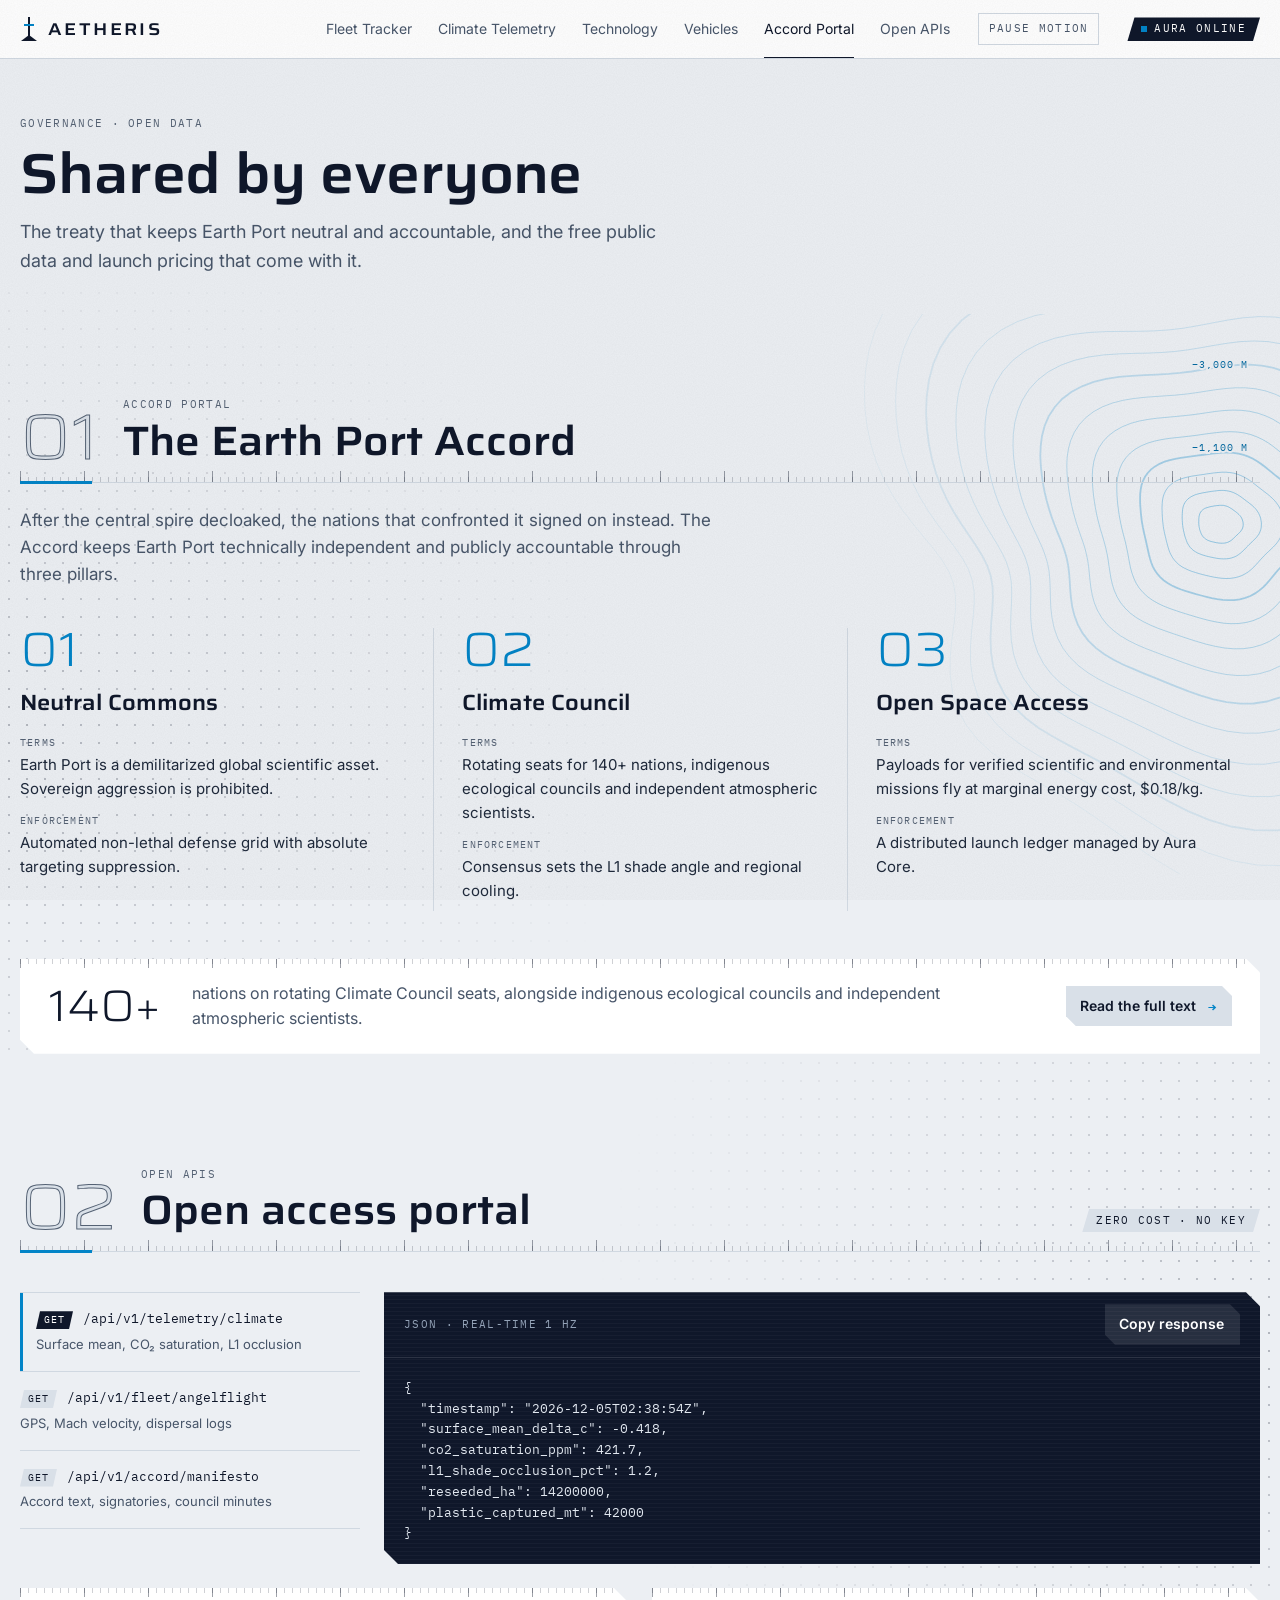
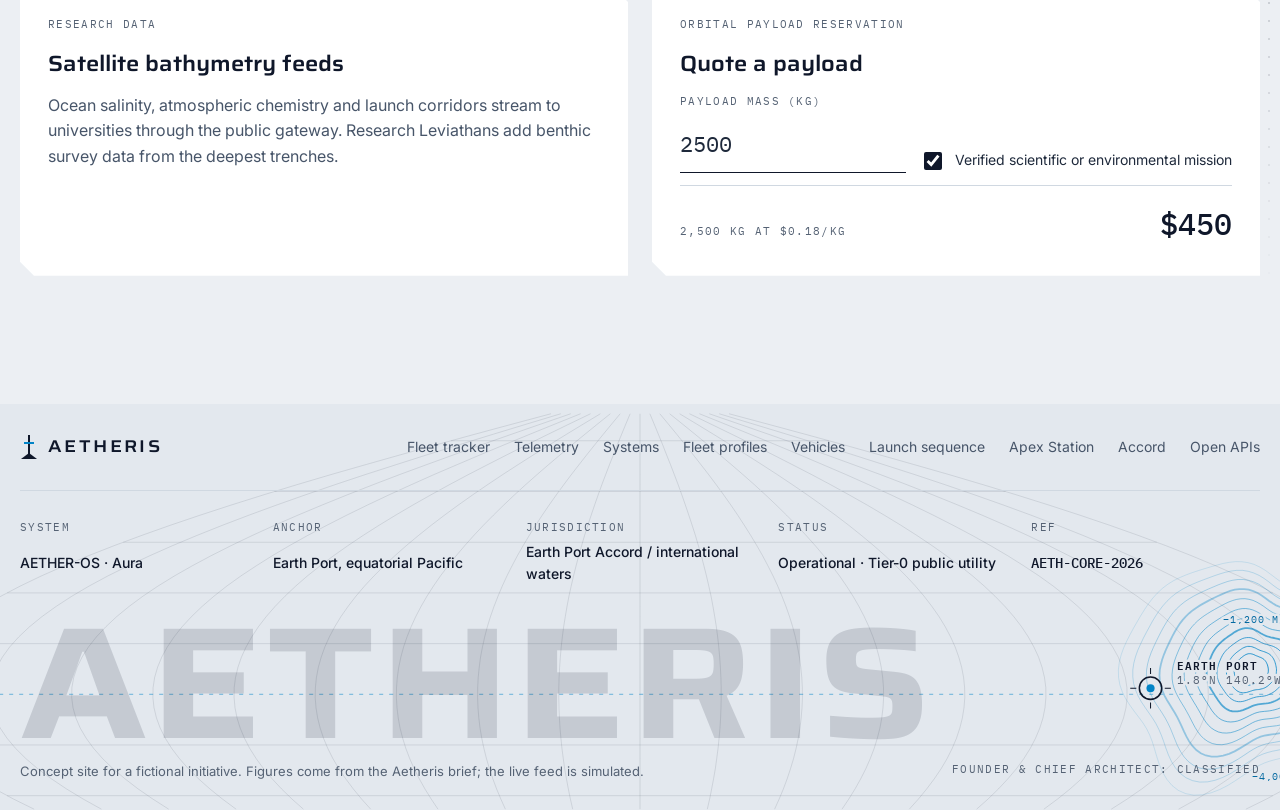
<file: accord.html>
<!doctype html>
<html lang="en">
<head>
<meta charset="utf-8">
<meta name="viewport" content="width=device-width, initial-scale=1, viewport-fit=cover">
<title>Accord & open access · Aetheris Initiative</title>
<meta name="description" content="The Earth Port Accord and the Aetheris open access portal: public climate data, the fleet feed and payload pricing.">
<meta name="theme-color" content="#eceff3">
<link rel="icon" href="data:image/svg+xml,%3Csvg xmlns='http://www.w3.org/2000/svg' viewBox='0 0 18 24'%3E%3Crect x='8' width='2' height='19' fill='%230f172a'/%3E%3Crect x='4' y='7' width='10' height='2' fill='%230284c7'/%3E%3Cpath d='M1 24 9 18l8 6z' fill='%230f172a'/%3E%3C/svg%3E">
<link rel="preconnect" href="https://fonts.googleapis.com">
<link rel="preconnect" href="https://fonts.gstatic.com" crossorigin>
<link rel="stylesheet" href="https://fonts.googleapis.com/css2?family=IBM+Plex+Mono:wght@400;500;600&family=Inter:wght@400;500;600&family=Saira:wdth,wght@100..125,300..700&display=swap">
<link rel="stylesheet" href="assets/site.css">
</head>
<body>
<a class="skip" href="#top">Skip to content</a>
<p id="sr-status" class="sr-only" role="status" aria-live="polite"></p>

<header class="site-head">
  <div class="wrap">
    <a class="brand" href="index.html" aria-label="Aetheris Initiative, home">
      <svg class="spire" viewBox="0 0 18 24" aria-hidden="true"><rect x="8" y="0" width="2" height="19" fill="currentColor"/><rect x="4" y="7" width="10" height="2" fill="#0284c7"/><path d="M1 24 L9 18 L17 24 Z" fill="currentColor"/></svg>
      AETHERIS
    </a>
    <nav class="nav" aria-label="Main">
      <a href="model.html">Fleet Tracker</a>
      <a href="model.html#telemetry">Climate Telemetry</a>
      <a href="technology.html">Technology</a>
      <a href="vehicles.html">Vehicles</a>
      <a href="accord.html" aria-current="page">Accord Portal</a>
      <a href="accord.html#apis">Open APIs</a>
    </nav>
    <button class="motion-btn mono" id="motion" type="button" aria-pressed="false">Pause motion</button>
    <span class="ptag mono"><span class="dot" aria-hidden="true"></span>Aura online</span>
  </div>
  <div class="progress" aria-hidden="true"></div>
</header>

<main id="top" tabindex="-1">
  <section class="page-head wrap">
    <span class="kicker mono">Governance · open data</span>
    <h1>Shared by everyone</h1>
    <p>The treaty that keeps Earth Port neutral and accountable, and the free public data and launch pricing that come with it.</p>
  </section>
  <div class="tex-host">
    <svg class="bathy-light tr" viewBox="0 0 760 560" aria-hidden="true"><g><path d="M493.2 210.0 L493.2 211.0 L493.1 212.0 L492.9 213.0 L492.6 214.0 L492.2 215.0 L491.7 215.9 L491.0 216.8 L490.4 217.7 L489.6 218.5 L488.8 219.3 L488.0 220.1 L487.2 220.8 L486.4 221.6 L485.6 222.3 L484.8 223.1 L484.0 223.9 L483.1 224.8 L482.2 225.6 L481.2 226.4 L480.1 227.1 L479.0 227.7 L477.7 228.3 L476.4 228.7 L475.0 229.0 L473.6 229.2 L472.1 229.2 L470.7 229.2 L469.3 229.1 L467.9 228.9 L466.5 228.7 L465.1 228.4 L463.8 228.1 L462.5 227.8 L461.2 227.5 L459.9 227.1 L458.6 226.6 L457.4 226.1 L456.3 225.4 L455.2 224.7 L454.3 224.0 L453.4 223.1 L452.7 222.2 L452.1 221.3 L451.5 220.3 L451.1 219.4 L450.7 218.4 L450.3 217.4 L450.0 216.5 L449.7 215.6 L449.5 214.6 L449.3 213.7 L449.1 212.8 L449.0 211.9 L448.9 210.9 L448.8 210.0 L448.8 209.1 L448.7 208.1 L448.8 207.2 L448.8 206.2 L448.8 205.2 L448.9 204.2 L449.0 203.2 L449.1 202.1 L449.4 201.0 L449.7 200.0 L450.2 198.9 L450.8 197.9 L451.5 196.9 L452.4 196.1 L453.4 195.3 L454.6 194.6 L455.8 194.0 L457.1 193.6 L458.5 193.2 L459.8 192.8 L461.2 192.5 L462.5 192.3 L463.9 192.0 L465.2 191.8 L466.6 191.6 L467.9 191.5 L469.3 191.3 L470.7 191.3 L472.1 191.3 L473.5 191.4 L474.8 191.7 L476.1 192.0 L477.4 192.5 L478.6 193.0 L479.7 193.6 L480.8 194.3 L481.8 194.9 L482.8 195.6 L483.7 196.3 L484.7 197.0 L485.6 197.7 L486.5 198.4 L487.4 199.1 L488.2 199.8 L489.0 200.6 L489.8 201.4 L490.5 202.3 L491.1 203.1 L491.6 204.1 L492.1 205.0 L492.4 206.0 L492.7 207.0 L493.0 208.0 L493.1 209.0Z" stroke-opacity="0.380"/><path d="M511.4 210.0 L511.3 211.8 L511.2 213.6 L510.8 215.4 L510.2 217.2 L509.5 218.9 L508.6 220.6 L507.4 222.2 L506.2 223.7 L504.8 225.1 L503.4 226.5 L502.0 227.9 L500.6 229.2 L499.1 230.6 L497.8 232.0 L496.4 233.4 L495.0 234.9 L493.5 236.4 L491.9 238.0 L490.2 239.4 L488.3 240.8 L486.2 242.1 L484.0 243.1 L481.6 243.9 L479.1 244.5 L476.5 244.8 L473.9 244.9 L471.3 244.8 L468.7 244.6 L466.2 244.2 L463.7 243.7 L461.2 243.2 L458.8 242.7 L456.4 242.1 L454.1 241.4 L451.8 240.7 L449.5 239.8 L447.4 238.9 L445.4 237.7 L443.5 236.5 L441.8 235.0 L440.3 233.5 L439.1 231.8 L438.0 230.1 L437.1 228.4 L436.4 226.6 L435.8 224.9 L435.2 223.2 L434.7 221.5 L434.3 219.8 L433.9 218.2 L433.5 216.5 L433.2 214.9 L432.9 213.3 L432.7 211.6 L432.5 210.0 L432.4 208.3 L432.3 206.7 L432.2 205.0 L432.2 203.2 L432.2 201.5 L432.3 199.6 L432.4 197.8 L432.6 195.8 L432.9 193.9 L433.4 191.9 L434.2 190.0 L435.2 188.1 L436.6 186.4 L438.1 184.8 L440.0 183.4 L442.1 182.2 L444.4 181.1 L446.7 180.3 L449.2 179.6 L451.7 179.1 L454.1 178.6 L456.6 178.2 L459.0 177.8 L461.4 177.4 L463.8 177.1 L466.3 176.8 L468.8 176.5 L471.2 176.4 L473.7 176.4 L476.2 176.7 L478.7 177.1 L481.0 177.7 L483.3 178.5 L485.4 179.5 L487.5 180.6 L489.4 181.8 L491.1 183.0 L492.9 184.3 L494.5 185.5 L496.2 186.8 L497.8 188.0 L499.4 189.3 L501.0 190.5 L502.5 191.8 L504.0 193.2 L505.4 194.6 L506.6 196.1 L507.7 197.7 L508.7 199.4 L509.5 201.1 L510.2 202.8 L510.7 204.6 L511.0 206.4 L511.3 208.2Z" stroke-opacity="0.355"/><path d="M533.4 210.0 L533.3 212.8 L533.0 215.6 L532.4 218.3 L531.5 221.0 L530.3 223.6 L528.9 226.2 L527.2 228.6 L525.3 230.9 L523.2 233.1 L521.0 235.2 L518.8 237.3 L516.6 239.3 L514.5 241.4 L512.4 243.6 L510.4 245.8 L508.3 248.2 L506.1 250.6 L503.8 253.1 L501.2 255.5 L498.4 257.8 L495.2 259.8 L491.8 261.6 L488.1 262.9 L484.2 263.8 L480.2 264.4 L476.1 264.5 L472.0 264.3 L468.0 263.8 L464.1 263.2 L460.2 262.4 L456.4 261.5 L452.7 260.6 L449.1 259.6 L445.4 258.5 L441.9 257.4 L438.4 256.0 L435.1 254.5 L432.0 252.8 L429.1 250.8 L426.6 248.5 L424.4 246.1 L422.5 243.5 L421.0 240.8 L419.7 238.1 L418.7 235.3 L417.9 232.6 L417.2 230.0 L416.5 227.4 L415.9 224.8 L415.3 222.4 L414.7 219.9 L414.2 217.4 L413.7 215.0 L413.3 212.5 L413.0 210.0 L412.7 207.5 L412.5 204.9 L412.3 202.3 L412.2 199.7 L412.1 196.9 L412.0 194.1 L412.1 191.2 L412.3 188.2 L412.7 185.1 L413.4 182.0 L414.5 179.0 L416.0 176.1 L418.0 173.3 L420.5 170.8 L423.4 168.6 L426.6 166.7 L430.2 165.2 L433.9 164.0 L437.8 163.0 L441.6 162.2 L445.5 161.6 L449.3 161.0 L453.1 160.5 L456.8 159.9 L460.5 159.4 L464.3 158.9 L468.1 158.5 L471.9 158.2 L475.8 158.2 L479.6 158.5 L483.4 159.1 L487.1 160.1 L490.5 161.4 L493.8 162.9 L496.9 164.6 L499.8 166.5 L502.5 168.5 L505.1 170.5 L507.6 172.5 L510.1 174.4 L512.6 176.3 L515.0 178.2 L517.5 180.1 L519.9 182.1 L522.2 184.2 L524.4 186.4 L526.3 188.7 L528.1 191.1 L529.6 193.7 L530.8 196.3 L531.8 199.0 L532.5 201.7 L533.0 204.4 L533.3 207.2Z" stroke-opacity="0.329"/><path class="ix" d="M557.0 210.0 L556.8 213.8 L556.2 217.6 L555.4 221.4 L554.1 225.1 L552.5 228.6 L550.5 232.1 L548.2 235.4 L545.5 238.6 L542.7 241.6 L539.7 244.5 L536.7 247.3 L533.7 250.1 L530.9 253.0 L528.1 256.0 L525.4 259.2 L522.7 262.5 L519.8 266.0 L516.7 269.6 L513.3 273.1 L509.4 276.4 L505.1 279.4 L500.4 282.0 L495.3 283.9 L489.8 285.3 L484.2 286.1 L478.5 286.2 L472.8 285.9 L467.2 285.1 L461.7 284.1 L456.4 282.8 L451.2 281.5 L446.0 280.1 L441.0 278.6 L436.0 277.1 L431.1 275.5 L426.4 273.6 L421.8 271.5 L417.5 269.0 L413.6 266.2 L410.2 263.1 L407.2 259.7 L404.7 256.1 L402.7 252.3 L401.2 248.5 L400.0 244.6 L399.0 240.8 L398.2 237.2 L397.4 233.6 L396.6 230.1 L395.9 226.7 L395.1 223.4 L394.3 220.1 L393.6 216.7 L392.9 213.4 L392.3 210.0 L391.7 206.6 L391.3 203.1 L390.9 199.5 L390.6 195.8 L390.3 192.0 L390.1 188.1 L390.1 184.0 L390.2 179.8 L390.7 175.5 L391.5 171.2 L393.0 166.9 L395.0 162.8 L397.7 159.0 L401.1 155.4 L405.1 152.4 L409.6 149.8 L414.6 147.7 L419.9 146.1 L425.3 144.8 L430.7 143.9 L436.1 143.1 L441.5 142.4 L446.7 141.7 L451.8 141.0 L457.0 140.3 L462.1 139.6 L467.4 139.0 L472.7 138.6 L478.0 138.5 L483.3 138.8 L488.5 139.6 L493.6 140.9 L498.4 142.6 L503.0 144.8 L507.2 147.3 L511.2 150.0 L514.9 152.8 L518.4 155.6 L521.8 158.4 L525.1 161.1 L528.5 163.7 L531.9 166.3 L535.2 169.0 L538.6 171.7 L541.8 174.5 L544.9 177.5 L547.6 180.6 L550.1 184.0 L552.1 187.5 L553.8 191.1 L555.1 194.8 L556.0 198.5 L556.6 202.4 L557.0 206.2Z" stroke-opacity="0.304"/><path d="M581.5 210.0 L581.1 214.9 L580.3 219.7 L579.1 224.5 L577.5 229.2 L575.4 233.8 L572.9 238.2 L569.8 242.5 L566.5 246.5 L562.8 250.3 L559.0 254.0 L555.2 257.6 L551.5 261.3 L547.9 265.0 L544.5 268.9 L541.1 273.1 L537.7 277.6 L534.2 282.2 L530.4 287.0 L526.1 291.8 L521.2 296.3 L515.8 300.4 L509.7 303.9 L503.0 306.7 L496.0 308.5 L488.6 309.5 L481.1 309.7 L473.7 309.2 L466.4 308.0 L459.2 306.5 L452.3 304.7 L445.6 302.8 L439.0 300.8 L432.5 298.8 L426.1 296.7 L419.8 294.5 L413.7 292.1 L407.8 289.3 L402.3 286.1 L397.3 282.5 L392.9 278.4 L389.2 274.0 L386.1 269.2 L383.8 264.2 L382.0 259.2 L380.6 254.2 L379.6 249.3 L378.7 244.5 L377.9 239.9 L377.0 235.5 L376.1 231.2 L375.1 227.0 L374.0 222.8 L372.9 218.6 L371.8 214.3 L370.9 210.0 L370.0 205.6 L369.2 201.1 L368.5 196.5 L367.9 191.7 L367.4 186.8 L367.0 181.7 L366.8 176.4 L366.8 171.0 L367.3 165.4 L368.3 159.7 L370.0 154.1 L372.5 148.7 L376.0 143.6 L380.3 139.0 L385.5 135.0 L391.5 131.7 L398.0 129.0 L404.9 127.0 L412.1 125.5 L419.2 124.4 L426.3 123.6 L433.2 122.9 L440.0 122.1 L446.6 121.3 L453.2 120.3 L459.9 119.4 L466.6 118.6 L473.4 117.9 L480.3 117.7 L487.2 118.0 L494.0 118.9 L500.6 120.5 L506.8 122.8 L512.7 125.6 L518.2 128.8 L523.2 132.4 L527.9 136.1 L532.4 139.8 L536.7 143.5 L540.9 147.0 L545.2 150.5 L549.5 153.9 L553.9 157.2 L558.2 160.7 L562.5 164.3 L566.4 168.1 L570.1 172.2 L573.2 176.4 L575.9 180.9 L578.0 185.6 L579.6 190.4 L580.7 195.3 L581.4 200.2 L581.6 205.1Z" stroke-opacity="0.278"/><path d="M606.7 210.0 L605.9 216.0 L604.8 221.9 L603.3 227.7 L601.2 233.5 L598.6 239.1 L595.5 244.4 L591.9 249.6 L587.8 254.5 L583.4 259.2 L578.8 263.8 L574.2 268.2 L569.7 272.7 L565.4 277.4 L561.3 282.3 L557.3 287.5 L553.4 293.2 L549.2 299.1 L544.7 305.3 L539.6 311.5 L533.7 317.4 L527.1 322.7 L519.6 327.3 L511.3 330.9 L502.5 333.4 L493.3 334.7 L483.9 334.8 L474.6 334.0 L465.5 332.4 L456.6 330.3 L448.0 327.8 L439.7 325.2 L431.6 322.5 L423.6 319.8 L415.8 317.1 L408.1 314.3 L400.6 311.2 L393.4 307.7 L386.6 303.8 L380.5 299.3 L375.1 294.2 L370.6 288.7 L367.0 282.7 L364.3 276.5 L362.3 270.2 L360.9 263.9 L359.9 257.8 L359.0 252.0 L358.2 246.3 L357.3 240.9 L356.2 235.7 L354.9 230.6 L353.5 225.5 L352.0 220.4 L350.4 215.3 L349.0 210.0 L347.6 204.6 L346.4 199.1 L345.3 193.4 L344.4 187.5 L343.5 181.4 L342.9 175.1 L342.4 168.5 L342.3 161.7 L342.7 154.7 L343.8 147.6 L345.8 140.6 L348.9 133.8 L353.1 127.5 L358.5 121.7 L365.0 116.8 L372.4 112.7 L380.6 109.4 L389.3 107.0 L398.2 105.4 L407.2 104.2 L416.0 103.4 L424.6 102.6 L433.0 101.8 L441.3 100.9 L449.4 99.8 L457.6 98.6 L465.8 97.4 L474.2 96.5 L482.7 96.1 L491.2 96.3 L499.7 97.3 L507.9 99.2 L515.7 101.9 L523.0 105.3 L529.7 109.4 L535.9 113.9 L541.7 118.6 L547.0 123.3 L552.2 128.0 L557.4 132.5 L562.5 136.8 L567.8 140.9 L573.2 145.1 L578.6 149.3 L583.9 153.7 L588.8 158.4 L593.4 163.3 L597.3 168.6 L600.6 174.2 L603.2 179.9 L605.0 185.8 L606.2 191.9 L606.8 197.9 L607.0 204.0Z" stroke-opacity="0.253"/><path d="M632.1 210.0 L631.0 217.1 L629.5 224.1 L627.5 231.0 L625.0 237.7 L621.9 244.3 L618.2 250.7 L614.0 256.8 L609.2 262.7 L604.1 268.3 L598.8 273.7 L593.5 279.0 L588.3 284.4 L583.3 290.0 L578.6 295.9 L574.1 302.4 L569.6 309.3 L564.8 316.7 L559.6 324.4 L553.7 332.1 L546.9 339.5 L539.0 346.2 L530.0 352.0 L520.1 356.6 L509.4 359.7 L498.3 361.3 L486.9 361.5 L475.6 360.4 L464.5 358.2 L453.8 355.4 L443.4 352.1 L433.5 348.6 L423.9 345.0 L414.4 341.6 L405.2 338.1 L396.0 334.6 L387.1 330.8 L378.6 326.6 L370.6 321.9 L363.3 316.4 L356.9 310.4 L351.7 303.7 L347.5 296.5 L344.4 289.0 L342.3 281.4 L340.9 273.8 L340.0 266.5 L339.3 259.4 L338.6 252.7 L337.7 246.3 L336.4 240.2 L334.9 234.2 L333.0 228.2 L330.9 222.3 L328.8 216.2 L326.7 210.0 L324.8 203.6 L323.0 197.0 L321.4 190.2 L320.0 183.2 L318.8 175.8 L317.8 168.2 L317.1 160.3 L316.8 152.1 L317.1 143.6 L318.4 135.0 L320.7 126.5 L324.3 118.3 L329.3 110.6 L335.7 103.7 L343.5 97.7 L352.5 92.8 L362.5 89.0 L373.0 86.3 L383.9 84.5 L394.8 83.3 L405.5 82.5 L415.9 81.8 L425.9 81.1 L435.8 80.1 L445.5 78.8 L455.2 77.3 L465.0 75.8 L475.0 74.6 L485.2 73.8 L495.4 73.8 L505.6 74.8 L515.5 76.9 L524.9 80.1 L533.7 84.2 L541.8 89.1 L549.2 94.6 L555.9 100.4 L562.3 106.2 L568.4 111.9 L574.4 117.4 L580.4 122.6 L586.7 127.6 L593.1 132.6 L599.5 137.6 L605.9 142.8 L611.9 148.4 L617.4 154.3 L622.2 160.5 L626.1 167.2 L629.1 174.1 L631.1 181.2 L632.4 188.4 L632.9 195.6 L632.8 202.8Z" stroke-opacity="0.228"/><path class="ix" d="M657.7 210.0 L656.2 218.2 L654.1 226.3 L651.7 234.2 L648.7 242.0 L645.1 249.5 L640.9 256.9 L636.1 264.0 L630.7 270.8 L625.0 277.3 L619.0 283.6 L612.9 289.9 L607.1 296.2 L601.5 302.9 L596.3 309.9 L591.2 317.6 L586.2 325.9 L581.0 334.8 L575.1 344.1 L568.4 353.5 L560.6 362.6 L551.4 370.9 L541.0 378.1 L529.4 383.7 L516.8 387.5 L503.5 389.5 L490.1 389.6 L476.6 388.1 L463.5 385.3 L450.8 381.6 L438.7 377.3 L427.1 372.8 L415.9 368.3 L405.0 363.9 L394.3 359.6 L383.8 355.2 L373.5 350.7 L363.6 345.8 L354.3 340.2 L345.8 333.9 L338.5 326.8 L332.4 318.9 L327.7 310.4 L324.4 301.6 L322.2 292.6 L320.9 283.7 L320.2 275.1 L319.7 266.8 L319.1 259.0 L318.2 251.7 L316.8 244.6 L314.9 237.7 L312.6 231.0 L309.9 224.1 L307.0 217.2 L304.2 210.0 L301.5 202.6 L299.0 194.9 L296.8 186.9 L294.8 178.7 L293.1 170.1 L291.8 161.1 L290.8 151.7 L290.3 142.1 L290.7 132.1 L292.0 122.0 L294.6 112.0 L298.7 102.3 L304.6 93.2 L312.1 85.0 L321.3 78.0 L332.0 72.3 L343.7 67.9 L356.2 64.9 L369.1 62.9 L382.0 61.8 L394.7 61.1 L406.9 60.6 L418.7 59.9 L430.2 58.9 L441.5 57.5 L452.8 55.7 L464.2 53.8 L475.9 52.1 L487.8 51.0 L499.8 50.7 L511.7 51.6 L523.4 53.8 L534.5 57.4 L544.8 62.1 L554.3 67.9 L563.0 74.5 L570.8 81.4 L578.1 88.4 L585.0 95.2 L591.9 101.8 L598.8 108.0 L606.0 114.0 L613.4 119.8 L620.9 125.6 L628.4 131.7 L635.5 138.1 L642.0 144.9 L647.6 152.3 L652.2 160.0 L655.6 168.1 L657.8 176.4 L659.0 184.8 L659.3 193.3 L658.8 201.7Z" stroke-opacity="0.202"/><path d="M683.3 210.0 L681.2 219.3 L678.6 228.4 L675.5 237.4 L672.0 246.1 L668.0 254.7 L663.3 263.1 L658.0 271.1 L652.1 278.9 L645.8 286.4 L639.2 293.7 L632.6 300.9 L626.2 308.3 L620.1 316.0 L614.3 324.3 L608.9 333.3 L603.4 343.1 L597.6 353.6 L591.2 364.6 L583.7 375.8 L574.9 386.7 L564.5 396.7 L552.5 405.3 L539.1 412.1 L524.5 416.8 L509.1 419.1 L493.4 419.2 L477.7 417.3 L462.4 413.7 L447.8 408.9 L433.8 403.5 L420.5 397.8 L407.8 392.1 L395.4 386.6 L383.3 381.3 L371.4 376.2 L359.7 370.8 L348.4 365.1 L337.8 358.7 L328.2 351.4 L319.9 343.3 L313.0 334.3 L307.8 324.5 L304.2 314.3 L302.0 303.9 L300.8 293.6 L300.4 283.7 L300.2 274.2 L299.8 265.3 L299.0 256.9 L297.5 249.0 L295.2 241.3 L292.3 233.7 L288.8 226.0 L285.1 218.1 L281.4 210.0 L277.8 201.5 L274.4 192.7 L271.4 183.6 L268.8 174.0 L266.6 164.1 L264.9 153.7 L263.6 142.9 L263.0 131.7 L263.3 120.2 L264.8 108.6 L267.8 97.0 L272.5 85.8 L279.2 75.3 L287.9 65.8 L298.5 57.7 L310.8 51.2 L324.5 46.3 L339.0 42.9 L354.0 40.9 L369.0 39.9 L383.7 39.4 L397.8 39.1 L411.4 38.5 L424.6 37.5 L437.5 35.9 L450.3 33.8 L463.4 31.5 L476.7 29.3 L490.4 27.6 L504.2 27.0 L518.0 27.6 L531.5 29.9 L544.4 33.8 L556.5 39.2 L567.4 45.9 L577.4 53.5 L586.3 61.6 L594.5 69.9 L602.3 78.0 L610.0 85.7 L617.7 93.1 L625.8 100.0 L634.2 106.7 L642.8 113.4 L651.4 120.3 L659.6 127.7 L667.1 135.5 L673.6 143.8 L678.8 152.7 L682.6 162.0 L684.9 171.6 L686.0 181.2 L686.0 190.9 L685.0 200.5Z" stroke-opacity="0.177"/><path d="M708.8 210.0 L705.9 220.4 L702.6 230.5 L699.0 240.5 L694.9 250.2 L690.4 259.8 L685.3 269.1 L679.6 278.1 L673.3 286.9 L666.6 295.4 L659.6 303.7 L652.5 312.0 L645.6 320.4 L639.0 329.3 L632.9 338.9 L627.0 349.3 L621.1 360.7 L614.9 373.0 L607.9 385.9 L599.6 399.0 L589.8 411.8 L578.1 423.6 L564.6 433.9 L549.3 441.9 L532.5 447.4 L514.9 450.2 L496.8 450.2 L478.8 447.7 L461.3 443.3 L444.6 437.3 L428.8 430.5 L413.8 423.4 L399.5 416.4 L385.7 409.7 L372.2 403.3 L358.9 397.2 L345.9 391.0 L333.3 384.4 L321.4 377.2 L310.6 369.1 L301.2 359.9 L293.5 349.7 L287.8 338.7 L283.9 327.1 L281.7 315.3 L280.7 303.6 L280.6 292.3 L280.8 281.6 L280.7 271.5 L280.0 262.2 L278.3 253.3 L275.7 244.8 L272.1 236.3 L267.8 227.8 L263.1 219.1 L258.3 210.0 L253.6 200.5 L249.2 190.5 L245.4 180.1 L242.1 169.2 L239.3 157.9 L237.1 146.1 L235.6 133.8 L234.8 121.1 L235.2 108.0 L236.8 94.7 L240.2 81.6 L245.6 68.8 L253.1 56.9 L263.0 46.2 L275.1 37.0 L289.2 29.6 L304.8 24.2 L321.5 20.6 L338.6 18.5 L355.8 17.6 L372.5 17.4 L388.6 17.3 L404.0 16.9 L418.9 15.9 L433.4 14.2 L447.9 11.7 L462.5 8.9 L477.6 6.1 L493.0 3.8 L508.8 2.6 L524.5 3.0 L540.0 5.2 L554.8 9.3 L568.5 15.3 L581.1 22.9 L592.4 31.6 L602.4 41.1 L611.6 50.7 L620.2 60.2 L628.6 69.2 L637.1 77.7 L646.0 85.7 L655.3 93.4 L665.0 101.0 L674.6 108.8 L684.0 117.1 L692.5 125.8 L699.9 135.3 L705.7 145.3 L709.9 155.8 L712.4 166.6 L713.2 177.6 L712.7 188.6 L711.2 199.4Z" stroke-opacity="0.152"/><path d="M734.0 210.0 L730.3 221.4 L726.2 232.6 L721.8 243.5 L717.2 254.2 L712.3 264.7 L706.9 275.0 L700.9 285.1 L694.3 294.8 L687.3 304.4 L680.0 313.8 L672.5 323.2 L665.3 332.8 L658.4 343.0 L651.8 353.9 L645.6 365.9 L639.3 378.9 L632.7 393.0 L625.1 407.9 L616.2 423.1 L605.3 437.9 L592.3 451.7 L577.1 463.6 L559.9 473.0 L541.0 479.5 L521.0 482.6 L500.4 482.5 L480.0 479.5 L460.2 474.0 L441.3 466.8 L423.6 458.4 L406.8 449.7 L391.0 441.2 L375.8 433.0 L361.0 425.4 L346.4 418.2 L332.1 411.1 L318.1 403.7 L305.0 395.6 L293.0 386.6 L282.5 376.4 L274.0 365.1 L267.7 352.8 L263.5 339.9 L261.3 326.6 L260.6 313.5 L260.9 300.8 L261.5 288.9 L261.7 277.7 L261.2 267.3 L259.4 257.6 L256.4 248.2 L252.1 239.0 L246.9 229.7 L241.0 220.1 L234.9 210.0 L229.0 199.4 L223.5 188.2 L218.6 176.5 L214.4 164.3 L211.0 151.5 L208.4 138.2 L206.7 124.4 L205.9 110.1 L206.3 95.4 L208.2 80.6 L212.0 65.8 L218.1 51.5 L226.6 38.2 L237.7 26.2 L251.4 15.9 L267.2 7.7 L284.8 1.7 L303.6 -2.2 L323.0 -4.3 L342.4 -5.0 L361.2 -4.9 L379.3 -4.7 L396.6 -4.9 L413.2 -5.8 L429.3 -7.7 L445.4 -10.5 L461.7 -13.9 L478.4 -17.4 L495.7 -20.4 L513.4 -22.3 L531.2 -22.4 L548.7 -20.4 L565.5 -16.1 L581.1 -9.5 L595.3 -1.1 L608.0 8.8 L619.2 19.6 L629.3 30.8 L638.7 41.7 L647.8 52.2 L657.0 62.0 L666.6 71.2 L676.8 79.9 L687.4 88.5 L698.2 97.2 L708.6 106.3 L718.2 116.1 L726.4 126.6 L733.0 137.8 L737.5 149.6 L740.0 161.7 L740.5 174.0 L739.5 186.2 L737.2 198.2Z" stroke-opacity="0.126"/><path class="ix" d="M758.9 210.0 L754.1 222.5 L749.2 234.6 L744.1 246.5 L738.9 258.1 L733.5 269.5 L727.8 280.8 L721.7 291.8 L715.0 302.7 L707.9 313.3 L700.4 323.9 L692.8 334.5 L685.3 345.4 L678.1 356.9 L671.3 369.3 L664.8 382.9 L658.2 397.7 L651.1 413.8 L643.0 430.7 L633.3 448.1 L621.4 465.1 L607.1 480.9 L590.2 494.6 L571.0 505.5 L549.8 512.9 L527.3 516.4 L504.2 516.2 L481.2 512.5 L459.0 505.9 L437.9 497.1 L418.2 487.1 L399.8 476.6 L382.4 466.3 L365.9 456.6 L349.8 447.6 L333.9 439.2 L318.4 431.1 L303.2 422.8 L288.7 413.9 L275.5 404.0 L264.0 392.9 L254.6 380.5 L247.6 367.0 L243.2 352.7 L241.0 338.0 L240.5 323.4 L241.2 309.4 L242.3 296.1 L242.9 283.8 L242.5 272.4 L240.7 261.8 L237.2 251.6 L232.2 241.7 L225.9 231.5 L218.8 221.1 L211.3 210.0 L203.9 198.3 L197.1 185.9 L191.1 172.9 L186.0 159.2 L181.9 144.9 L178.9 130.1 L176.9 114.7 L176.1 98.8 L176.7 82.6 L179.0 66.1 L183.3 49.8 L190.2 34.0 L199.7 19.2 L212.1 5.9 L227.3 -5.5 L244.9 -14.5 L264.6 -21.1 L285.6 -25.2 L307.2 -27.3 L328.8 -27.8 L349.8 -27.4 L370.0 -26.9 L389.1 -26.7 L407.4 -27.6 L425.2 -29.6 L442.9 -32.9 L460.8 -36.9 L479.3 -41.3 L498.5 -45.1 L518.2 -47.8 L538.1 -48.5 L557.7 -46.8 L576.6 -42.4 L594.2 -35.4 L610.1 -26.0 L624.3 -14.9 L636.7 -2.7 L647.7 10.0 L657.8 22.6 L667.5 34.6 L677.3 45.9 L687.7 56.3 L698.6 66.2 L710.1 75.8 L721.9 85.5 L733.4 95.6 L744.0 106.4 L753.1 118.0 L760.3 130.3 L765.2 143.3 L767.6 156.8 L767.9 170.3 L766.2 183.9 L763.0 197.1Z" stroke-opacity="0.101"/><path d="M783.2 210.0 L777.4 223.5 L771.4 236.6 L765.5 249.3 L759.8 261.8 L754.0 274.2 L748.2 286.4 L742.0 298.4 L735.4 310.4 L728.3 322.2 L720.9 334.0 L713.3 346.0 L705.7 358.3 L698.4 371.2 L691.4 385.2 L684.6 400.5 L677.7 417.2 L670.3 435.3 L661.6 454.4 L651.1 474.0 L638.1 493.2 L622.4 511.1 L603.8 526.8 L582.5 539.1 L558.9 547.6 L533.8 551.6 L508.1 551.2 L482.5 546.7 L457.8 538.9 L434.4 528.4 L412.7 516.5 L392.6 504.0 L373.7 491.7 L355.9 480.2 L338.6 469.6 L321.6 459.9 L304.9 450.8 L288.4 441.6 L272.7 431.9 L258.2 421.3 L245.6 409.2 L235.3 395.8 L227.6 381.1 L222.8 365.5 L220.6 349.4 L220.4 333.4 L221.5 317.9 L223.1 303.4 L224.2 289.9 L224.1 277.5 L222.2 266.0 L218.3 255.0 L212.4 244.3 L204.9 233.4 L196.4 222.0 L187.3 210.0 L178.4 197.2 L170.1 183.5 L162.8 169.1 L156.7 154.0 L151.9 138.2 L148.5 121.8 L146.3 104.8 L145.6 87.3 L146.4 69.4 L149.2 51.4 L154.2 33.5 L161.9 16.2 L172.5 -0.0 L186.2 -14.6 L203.0 -27.0 L222.5 -36.9 L244.2 -44.0 L267.4 -48.5 L291.3 -50.5 L315.2 -50.8 L338.4 -50.1 L360.5 -49.1 L381.6 -48.7 L401.6 -49.5 L421.1 -51.7 L440.4 -55.4 L460.0 -60.1 L480.2 -65.4 L501.3 -70.2 L523.0 -73.8 L545.1 -75.3 L567.1 -74.0 L588.1 -69.7 L607.8 -62.3 L625.6 -52.1 L641.3 -39.7 L654.9 -25.9 L666.9 -11.5 L677.7 2.8 L687.9 16.6 L698.2 29.4 L709.0 41.2 L720.7 52.3 L733.0 63.0 L745.7 73.7 L758.2 84.8 L769.8 96.6 L779.8 109.3 L787.6 122.8 L792.8 137.1 L795.2 151.8 L795.0 166.7 L792.6 181.5 L788.5 196.0Z" stroke-opacity="0.075"/><path d="M807.1 210.0 L800.0 224.5 L793.0 238.5 L786.2 252.1 L779.8 265.4 L773.8 278.6 L767.8 291.7 L761.8 304.9 L755.4 317.9 L748.6 331.0 L741.4 344.2 L734.0 357.5 L726.5 371.4 L719.2 386.0 L712.1 401.7 L705.2 418.8 L698.0 437.4 L690.1 457.6 L680.9 479.0 L669.5 500.9 L655.5 522.4 L638.3 542.6 L617.9 560.1 L594.4 574.1 L568.4 583.5 L540.7 588.0 L512.1 587.4 L483.8 582.1 L456.5 572.8 L430.9 560.6 L407.1 546.5 L385.2 531.8 L365.0 517.3 L345.9 503.8 L327.5 491.5 L309.5 480.4 L291.6 470.1 L274.0 460.1 L257.0 449.6 L241.3 438.2 L227.4 425.4 L216.1 411.0 L207.7 395.2 L202.5 378.3 L200.2 360.8 L200.2 343.4 L201.8 326.5 L203.9 310.6 L205.5 296.0 L205.6 282.6 L203.7 270.2 L199.3 258.4 L192.6 246.9 L183.9 235.2 L173.8 223.0 L163.1 210.0 L152.4 196.0 L142.5 181.1 L133.8 165.2 L126.6 148.6 L121.1 131.2 L117.2 113.2 L114.9 94.6 L114.4 75.5 L115.6 56.1 L119.0 36.5 L124.8 17.1 L133.4 -1.7 L145.1 -19.3 L160.2 -35.2 L178.6 -48.7 L200.0 -59.4 L223.7 -67.1 L249.1 -71.8 L275.3 -73.9 L301.4 -73.9 L326.8 -72.9 L351.1 -71.5 L374.0 -70.8 L395.8 -71.5 L416.9 -73.9 L437.8 -78.1 L459.1 -83.6 L481.1 -89.8 L504.1 -95.8 L528.0 -100.5 L552.4 -102.9 L576.7 -102.2 L600.1 -98.0 L622.0 -90.2 L641.7 -79.2 L659.0 -65.6 L674.0 -50.2 L686.8 -33.9 L698.2 -17.7 L708.9 -2.1 L719.5 12.5 L730.8 25.9 L742.9 38.3 L755.9 50.2 L769.5 62.0 L782.9 74.1 L795.5 86.9 L806.4 100.6 L814.8 115.4 L820.3 130.9 L822.7 146.9 L822.0 163.1 L818.8 179.2 L813.5 194.9Z" stroke-opacity="0.050"/></g><text x="470" y="136.6" text-anchor="middle">−1,100 M</text><text x="470" y="53.5" text-anchor="middle">−3,000 M</text></svg>
  <section id="accord" class="wrap section tex-dots dots-l">
    <div class="gutter mono" aria-hidden="true"><span>01 · Accord · 3 pillars</span></div>
    <div class="sec-head">
      <span class="idx" aria-hidden="true">01</span>
      <div><span class="kicker mono">Accord portal</span><h2>The Earth Port Accord</h2></div>
    </div>
    <p class="lede">After the central spire decloaked, the nations that confronted it signed on instead. The Accord keeps Earth Port technically independent and publicly accountable through three pillars.</p>
    <div class="pillars">
      <article class="pillar">
        <span class="no" aria-hidden="true">01</span>
        <h3>Neutral Commons</h3>
        <dl>
          <div><dt>Terms</dt><dd>Earth Port is a demilitarized global scientific asset. Sovereign aggression is prohibited.</dd></div>
          <div><dt>Enforcement</dt><dd>Automated non-lethal defense grid with absolute targeting suppression.</dd></div>
        </dl>
      </article>
      <article class="pillar">
        <span class="no" aria-hidden="true">02</span>
        <h3>Climate Council</h3>
        <dl>
          <div><dt>Terms</dt><dd>Rotating seats for 140+ nations, indigenous ecological councils and independent atmospheric scientists.</dd></div>
          <div><dt>Enforcement</dt><dd>Consensus sets the L1 shade angle and regional cooling.</dd></div>
        </dl>
      </article>
      <article class="pillar">
        <span class="no" aria-hidden="true">03</span>
        <h3>Open Space Access</h3>
        <dl>
          <div><dt>Terms</dt><dd>Payloads for verified scientific and environmental missions fly at marginal energy cost, $0.18/kg.</dd></div>
          <div><dt>Enforcement</dt><dd>A distributed launch ledger managed by Aura Core.</dd></div>
        </dl>
      </article>
    </div>
    <div class="council cut">
      <b>140+</b><span>nations on rotating Climate Council seats, alongside indigenous ecological councils and independent atmospheric scientists.</span>
      <button class="btn sm" type="button" data-endpoint="2">Read the full text <span class="arrow" aria-hidden="true">→</span></button>
    </div>
  </section></div>

  <section id="apis" class="wrap section tex-dots dots-r">
    <div class="gutter mono" aria-hidden="true"><span>02 · Open access · 3 endpoints</span></div>
    <div class="sec-head">
      <span class="idx" aria-hidden="true">02</span>
      <div><span class="kicker mono">Open APIs</span><h2>Open access portal</h2></div>
      <span class="ptag light mono">Zero cost · No key</span>
    </div>
    <div class="api">
      <div class="endpoints" role="tablist" aria-label="Endpoints" id="endpoints"></div>
      <div class="response cut">
        <div class="response-head"><span class="mono" id="resp-meta">JSON · real-time 1 Hz</span><button class="btn sm" type="button" id="copy">Copy response</button></div>
        <pre id="resp" tabindex="0" role="tabpanel"></pre>
      </div>
    </div>
    <div class="access">
      <div class="cut">
        <span class="mono kicker">Research data</span>
        <h3>Satellite bathymetry feeds</h3>
        <p>Ocean salinity, atmospheric chemistry and launch corridors stream to universities through the public gateway. Research Leviathans add benthic survey data from the deepest trenches.</p>
      </div>
      <form class="cut" id="quote-form">
        <span class="mono kicker">Orbital payload reservation</span>
        <h3>Quote a payload</h3>
        <div class="quote">
          <div class="field"><label class="mono" for="payload-kg">Payload mass (kg)</label><input id="payload-kg" type="number" min="1" step="1" value="2500" inputmode="numeric"></div>
          <label class="check" for="verified"><input id="verified" type="checkbox" checked>Verified scientific or environmental mission</label>
        </div>
        <div class="quote-out" aria-live="polite"><span class="mono" id="quote-note">Marginal energy cost</span><b id="quote-cost">$450</b></div>
      </form>
    </div>
  </section>
</main>

<footer class="foot">
  <svg class="graticule" viewBox="0 0 1440 400" preserveAspectRatio="xMidYMid slice" aria-hidden="true">
    <g class="g-bathy"><path d="M1339.1 262.0 L1339.0 263.0 L1339.0 263.9 L1338.8 264.9 L1338.5 265.8 L1338.2 266.8 L1337.8 267.6 L1337.3 268.5 L1336.8 269.3 L1336.3 270.1 L1335.7 270.8 L1335.0 271.5 L1334.4 272.1 L1333.7 272.7 L1333.0 273.3 L1332.2 273.8 L1331.4 274.2 L1330.6 274.6 L1329.8 274.9 L1329.0 275.2 L1328.1 275.4 L1327.3 275.5 L1326.4 275.6 L1325.6 275.7 L1324.8 275.9 L1324.0 276.0 L1323.2 276.2 L1322.4 276.4 L1321.6 276.6 L1320.7 276.9 L1319.8 277.1 L1318.9 277.3 L1318.0 277.4 L1317.0 277.4 L1316.0 277.3 L1315.1 277.2 L1314.2 276.8 L1313.3 276.4 L1312.5 275.9 L1311.7 275.3 L1311.0 274.7 L1310.3 274.0 L1309.7 273.3 L1309.1 272.5 L1308.5 271.8 L1308.0 271.0 L1307.4 270.2 L1307.0 269.4 L1306.5 268.5 L1306.1 267.7 L1305.8 266.7 L1305.6 265.8 L1305.5 264.9 L1305.4 263.9 L1305.4 262.9 L1305.5 262.0 L1305.6 261.1 L1305.8 260.1 L1306.1 259.2 L1306.3 258.4 L1306.7 257.5 L1307.0 256.6 L1307.4 255.8 L1307.8 255.0 L1308.3 254.3 L1308.8 253.5 L1309.4 252.8 L1310.0 252.2 L1310.6 251.5 L1311.2 250.9 L1311.9 250.4 L1312.6 249.8 L1313.3 249.3 L1314.0 248.7 L1314.7 248.2 L1315.5 247.7 L1316.3 247.2 L1317.1 246.8 L1317.9 246.5 L1318.8 246.2 L1319.7 246.0 L1320.6 246.0 L1321.5 246.0 L1322.5 246.2 L1323.3 246.4 L1324.2 246.7 L1325.0 247.0 L1325.8 247.4 L1326.6 247.8 L1327.4 248.1 L1328.2 248.4 L1329.0 248.7 L1329.8 249.1 L1330.6 249.4 L1331.5 249.7 L1332.3 250.1 L1333.1 250.5 L1333.9 251.0 L1334.7 251.6 L1335.4 252.3 L1336.0 253.0 L1336.6 253.8 L1337.1 254.6 L1337.5 255.5 L1337.9 256.3 L1338.2 257.2 L1338.5 258.2 L1338.7 259.1 L1338.9 260.1 L1339.0 261.0Z" stroke-opacity="0.850"/><path d="M1347.1 262.0 L1347.0 263.4 L1346.9 264.9 L1346.6 266.3 L1346.3 267.6 L1345.7 269.0 L1345.1 270.3 L1344.4 271.5 L1343.6 272.6 L1342.8 273.7 L1341.8 274.7 L1340.9 275.7 L1339.9 276.6 L1338.9 277.5 L1337.8 278.3 L1336.7 279.0 L1335.6 279.6 L1334.4 280.1 L1333.2 280.5 L1331.9 280.8 L1330.7 281.1 L1329.5 281.3 L1328.3 281.4 L1327.1 281.5 L1326.0 281.7 L1324.9 281.9 L1323.7 282.2 L1322.6 282.6 L1321.4 283.0 L1320.2 283.4 L1318.9 283.8 L1317.5 284.2 L1316.1 284.4 L1314.7 284.5 L1313.3 284.5 L1311.8 284.2 L1310.5 283.8 L1309.2 283.2 L1308.0 282.4 L1306.9 281.6 L1305.9 280.6 L1304.9 279.6 L1304.0 278.5 L1303.2 277.4 L1302.4 276.3 L1301.6 275.1 L1300.8 274.0 L1300.1 272.8 L1299.4 271.5 L1298.9 270.2 L1298.4 268.9 L1298.1 267.6 L1297.9 266.2 L1297.8 264.8 L1297.8 263.4 L1298.0 262.0 L1298.2 260.6 L1298.5 259.3 L1298.9 258.0 L1299.3 256.7 L1299.7 255.5 L1300.2 254.2 L1300.8 253.0 L1301.4 251.9 L1302.1 250.8 L1302.9 249.7 L1303.7 248.7 L1304.5 247.7 L1305.5 246.8 L1306.4 246.0 L1307.4 245.1 L1308.4 244.3 L1309.4 243.6 L1310.4 242.8 L1311.5 242.1 L1312.6 241.3 L1313.7 240.6 L1314.9 240.0 L1316.1 239.5 L1317.4 239.1 L1318.7 238.8 L1320.0 238.8 L1321.3 238.9 L1322.7 239.1 L1323.9 239.5 L1325.2 240.0 L1326.4 240.5 L1327.5 241.1 L1328.6 241.7 L1329.7 242.2 L1330.8 242.7 L1332.0 243.1 L1333.2 243.5 L1334.4 243.9 L1335.7 244.3 L1336.9 244.8 L1338.2 245.4 L1339.4 246.0 L1340.6 246.8 L1341.6 247.7 L1342.6 248.8 L1343.4 249.9 L1344.2 251.1 L1344.8 252.4 L1345.4 253.7 L1345.8 255.0 L1346.2 256.4 L1346.5 257.8 L1346.8 259.2 L1347.0 260.6Z" stroke-opacity="0.779"/><path d="M1357.0 262.0 L1356.9 264.0 L1356.7 266.0 L1356.3 267.9 L1355.8 269.9 L1355.0 271.7 L1354.1 273.5 L1353.1 275.1 L1351.9 276.7 L1350.6 278.2 L1349.3 279.6 L1347.9 280.8 L1346.5 282.1 L1345.1 283.2 L1343.6 284.2 L1342.0 285.1 L1340.5 285.9 L1338.8 286.6 L1337.2 287.2 L1335.5 287.6 L1333.8 287.9 L1332.2 288.1 L1330.5 288.2 L1328.9 288.4 L1327.4 288.6 L1325.9 289.0 L1324.4 289.4 L1322.8 289.9 L1321.2 290.5 L1319.5 291.2 L1317.7 291.9 L1315.8 292.5 L1313.9 293.0 L1311.8 293.3 L1309.8 293.3 L1307.8 293.0 L1305.9 292.4 L1304.2 291.6 L1302.5 290.5 L1301.0 289.3 L1299.6 287.9 L1298.3 286.4 L1297.1 284.9 L1296.0 283.3 L1294.9 281.7 L1293.8 280.1 L1292.7 278.5 L1291.7 276.9 L1290.8 275.2 L1290.0 273.4 L1289.4 271.6 L1288.9 269.7 L1288.6 267.8 L1288.4 265.9 L1288.5 263.9 L1288.7 262.0 L1289.0 260.1 L1289.5 258.3 L1290.0 256.5 L1290.6 254.7 L1291.3 253.0 L1292.0 251.3 L1292.8 249.6 L1293.6 248.0 L1294.5 246.5 L1295.6 245.0 L1296.7 243.6 L1297.9 242.3 L1299.2 241.0 L1300.5 239.9 L1301.9 238.8 L1303.2 237.7 L1304.7 236.6 L1306.1 235.6 L1307.5 234.6 L1309.0 233.6 L1310.6 232.6 L1312.2 231.8 L1313.9 231.0 L1315.6 230.5 L1317.4 230.2 L1319.3 230.1 L1321.1 230.2 L1322.9 230.6 L1324.6 231.2 L1326.3 231.9 L1327.9 232.8 L1329.5 233.6 L1331.0 234.4 L1332.5 235.2 L1334.0 235.8 L1335.5 236.4 L1337.2 236.8 L1338.9 237.3 L1340.7 237.8 L1342.5 238.3 L1344.3 239.0 L1346.1 239.9 L1347.8 240.9 L1349.4 242.1 L1350.8 243.5 L1352.0 245.1 L1353.0 246.7 L1353.9 248.5 L1354.7 250.3 L1355.3 252.2 L1355.9 254.1 L1356.3 256.1 L1356.6 258.0 L1356.9 260.0Z" stroke-opacity="0.708"/><path class="ix" d="M1367.9 262.0 L1367.8 264.6 L1367.5 267.2 L1367.0 269.8 L1366.2 272.3 L1365.2 274.7 L1363.9 277.0 L1362.5 279.1 L1360.9 281.1 L1359.2 283.0 L1357.3 284.7 L1355.5 286.3 L1353.6 287.8 L1351.6 289.2 L1349.7 290.5 L1347.7 291.6 L1345.6 292.6 L1343.5 293.5 L1341.4 294.1 L1339.2 294.6 L1337.1 295.0 L1334.9 295.2 L1332.9 295.4 L1330.8 295.6 L1328.9 295.9 L1326.9 296.4 L1325.0 296.9 L1323.0 297.7 L1321.0 298.6 L1318.8 299.6 L1316.4 300.6 L1314.0 301.6 L1311.4 302.3 L1308.7 302.8 L1306.1 302.9 L1303.4 302.7 L1300.9 302.0 L1298.6 300.9 L1296.4 299.5 L1294.4 297.8 L1292.6 295.9 L1291.0 293.9 L1289.5 291.8 L1288.1 289.7 L1286.7 287.6 L1285.4 285.5 L1284.1 283.4 L1282.8 281.3 L1281.6 279.1 L1280.5 276.8 L1279.6 274.5 L1278.9 272.0 L1278.4 269.5 L1278.2 267.0 L1278.3 264.5 L1278.6 262.0 L1279.0 259.5 L1279.7 257.1 L1280.4 254.8 L1281.2 252.5 L1282.1 250.3 L1283.0 248.1 L1284.0 245.9 L1285.1 243.9 L1286.3 241.9 L1287.6 239.9 L1289.1 238.1 L1290.7 236.4 L1292.3 234.8 L1294.1 233.2 L1295.8 231.8 L1297.7 230.4 L1299.5 229.1 L1301.4 227.8 L1303.3 226.5 L1305.2 225.2 L1307.2 224.0 L1309.3 222.9 L1311.5 222.0 L1313.8 221.3 L1316.1 220.9 L1318.5 220.8 L1320.8 221.0 L1323.2 221.6 L1325.4 222.4 L1327.5 223.5 L1329.6 224.6 L1331.5 225.8 L1333.4 226.9 L1335.3 227.8 L1337.2 228.7 L1339.2 229.3 L1341.4 229.9 L1343.6 230.3 L1346.0 230.8 L1348.5 231.4 L1351.0 232.2 L1353.4 233.2 L1355.8 234.4 L1357.9 235.9 L1359.8 237.7 L1361.5 239.7 L1362.9 241.9 L1364.1 244.2 L1365.1 246.6 L1365.9 249.1 L1366.6 251.6 L1367.1 254.2 L1367.5 256.8 L1367.8 259.4Z" stroke-opacity="0.637"/><path d="M1379.6 262.0 L1379.4 265.3 L1379.0 268.5 L1378.3 271.8 L1377.3 274.9 L1376.0 277.9 L1374.3 280.7 L1372.4 283.3 L1370.3 285.8 L1368.1 288.0 L1365.7 290.1 L1363.3 292.0 L1360.8 293.8 L1358.4 295.4 L1355.9 296.9 L1353.4 298.2 L1350.9 299.4 L1348.3 300.4 L1345.6 301.2 L1343.0 301.8 L1340.4 302.3 L1337.8 302.6 L1335.3 302.8 L1332.8 303.1 L1330.4 303.4 L1328.0 304.0 L1325.7 304.7 L1323.3 305.8 L1320.7 307.0 L1318.0 308.4 L1315.1 309.8 L1312.0 311.2 L1308.8 312.3 L1305.4 313.0 L1302.0 313.3 L1298.7 313.0 L1295.5 312.2 L1292.5 310.9 L1289.8 309.0 L1287.4 306.9 L1285.3 304.4 L1283.3 301.8 L1281.6 299.1 L1279.9 296.4 L1278.3 293.8 L1276.6 291.2 L1275.0 288.5 L1273.4 285.9 L1271.9 283.2 L1270.5 280.4 L1269.3 277.5 L1268.3 274.5 L1267.7 271.4 L1267.4 268.3 L1267.4 265.1 L1267.8 262.0 L1268.4 258.9 L1269.2 255.9 L1270.1 253.0 L1271.2 250.2 L1272.3 247.4 L1273.5 244.7 L1274.8 242.0 L1276.1 239.4 L1277.6 236.9 L1279.2 234.5 L1281.0 232.2 L1283.0 230.1 L1285.0 228.1 L1287.2 226.2 L1289.5 224.5 L1291.8 222.8 L1294.1 221.2 L1296.4 219.6 L1298.8 218.1 L1301.2 216.6 L1303.7 215.1 L1306.3 213.8 L1309.0 212.7 L1311.8 211.8 L1314.7 211.3 L1317.6 211.2 L1320.6 211.6 L1323.4 212.3 L1326.2 213.4 L1328.8 214.8 L1331.3 216.3 L1333.6 217.8 L1335.9 219.2 L1338.2 220.4 L1340.5 221.4 L1343.0 222.2 L1345.7 222.7 L1348.5 223.2 L1351.6 223.6 L1354.8 224.2 L1358.0 224.9 L1361.2 226.0 L1364.3 227.4 L1367.2 229.2 L1369.7 231.3 L1371.9 233.8 L1373.7 236.6 L1375.2 239.5 L1376.5 242.6 L1377.4 245.7 L1378.2 248.9 L1378.7 252.2 L1379.2 255.4 L1379.5 258.7Z" stroke-opacity="0.566"/><path d="M1391.9 262.0 L1391.6 266.0 L1391.1 269.9 L1390.2 273.8 L1388.9 277.6 L1387.3 281.2 L1385.2 284.5 L1382.8 287.7 L1380.1 290.6 L1377.3 293.2 L1374.3 295.6 L1371.3 297.8 L1368.2 299.8 L1365.2 301.6 L1362.2 303.3 L1359.2 304.9 L1356.1 306.2 L1353.0 307.4 L1349.9 308.3 L1346.8 309.1 L1343.7 309.6 L1340.7 310.0 L1337.7 310.3 L1334.8 310.6 L1331.9 311.1 L1329.2 311.8 L1326.4 312.7 L1323.5 314.0 L1320.5 315.7 L1317.2 317.5 L1313.8 319.4 L1310.0 321.2 L1306.0 322.7 L1301.9 323.8 L1297.8 324.2 L1293.7 324.0 L1289.8 323.1 L1286.2 321.4 L1282.9 319.2 L1280.0 316.5 L1277.5 313.4 L1275.3 310.1 L1273.2 306.7 L1271.4 303.4 L1269.5 300.1 L1267.6 296.9 L1265.7 293.8 L1263.8 290.6 L1261.9 287.4 L1260.2 284.1 L1258.6 280.6 L1257.4 277.0 L1256.5 273.3 L1256.1 269.6 L1256.1 265.8 L1256.5 262.0 L1257.2 258.3 L1258.2 254.7 L1259.4 251.2 L1260.7 247.7 L1262.1 244.4 L1263.5 241.1 L1265.1 237.9 L1266.7 234.8 L1268.5 231.8 L1270.4 228.8 L1272.5 226.1 L1274.9 223.5 L1277.4 221.0 L1280.0 218.8 L1282.8 216.7 L1285.6 214.8 L1288.5 212.9 L1291.3 211.1 L1294.2 209.4 L1297.2 207.6 L1300.2 206.0 L1303.3 204.4 L1306.5 203.1 L1309.9 202.2 L1313.3 201.6 L1316.8 201.5 L1320.3 202.0 L1323.7 202.9 L1327.0 204.3 L1330.1 206.0 L1333.0 207.9 L1335.7 209.8 L1338.4 211.5 L1341.1 213.0 L1343.8 214.2 L1346.8 215.0 L1350.0 215.6 L1353.5 215.9 L1357.3 216.2 L1361.3 216.7 L1365.4 217.4 L1369.5 218.4 L1373.4 220.0 L1377.1 222.0 L1380.3 224.5 L1383.1 227.5 L1385.4 230.8 L1387.2 234.4 L1388.7 238.2 L1389.7 242.1 L1390.6 246.1 L1391.2 250.0 L1391.6 254.0 L1391.8 258.0Z" stroke-opacity="0.495"/><path d="M1404.7 262.0 L1404.3 266.7 L1403.6 271.4 L1402.5 275.9 L1400.9 280.4 L1398.9 284.6 L1396.4 288.5 L1393.4 292.2 L1390.1 295.5 L1386.6 298.5 L1383.0 301.2 L1379.3 303.6 L1375.6 305.9 L1372.0 307.9 L1368.4 309.8 L1364.9 311.5 L1361.3 313.0 L1357.8 314.3 L1354.2 315.4 L1350.7 316.3 L1347.1 317.0 L1343.6 317.4 L1340.1 317.8 L1336.8 318.3 L1333.5 318.8 L1330.3 319.7 L1327.1 320.9 L1323.7 322.5 L1320.2 324.5 L1316.4 326.8 L1312.3 329.2 L1307.9 331.5 L1303.2 333.5 L1298.3 334.9 L1293.3 335.7 L1288.4 335.5 L1283.8 334.5 L1279.5 332.5 L1275.6 329.8 L1272.3 326.5 L1269.4 322.7 L1266.9 318.7 L1264.7 314.6 L1262.6 310.5 L1260.6 306.6 L1258.5 302.8 L1256.4 299.1 L1254.1 295.4 L1251.8 291.6 L1249.7 287.8 L1247.7 283.8 L1246.1 279.7 L1244.9 275.3 L1244.3 270.9 L1244.2 266.5 L1244.6 262.0 L1245.4 257.6 L1246.6 253.3 L1248.0 249.2 L1249.6 245.2 L1251.3 241.2 L1253.1 237.4 L1254.9 233.6 L1256.8 230.0 L1258.9 226.4 L1261.2 222.9 L1263.7 219.6 L1266.4 216.6 L1269.4 213.7 L1272.5 211.1 L1275.8 208.7 L1279.2 206.5 L1282.6 204.4 L1286.1 202.4 L1289.5 200.5 L1293.0 198.6 L1296.6 196.7 L1300.2 195.0 L1304.0 193.6 L1307.9 192.5 L1311.9 191.9 L1316.0 191.8 L1320.0 192.4 L1324.0 193.5 L1327.7 195.2 L1331.3 197.3 L1334.7 199.5 L1337.8 201.8 L1340.9 203.9 L1343.9 205.7 L1347.1 207.0 L1350.5 207.9 L1354.3 208.4 L1358.5 208.6 L1363.1 208.7 L1368.0 208.9 L1373.0 209.5 L1378.1 210.5 L1383.0 212.1 L1387.6 214.4 L1391.6 217.3 L1395.1 220.7 L1397.9 224.7 L1400.1 229.0 L1401.7 233.6 L1402.9 238.2 L1403.7 243.0 L1404.3 247.8 L1404.6 252.5 L1404.8 257.3Z" stroke-opacity="0.424"/><path class="ix" d="M1418.0 262.0 L1417.4 267.5 L1416.5 272.8 L1415.1 278.1 L1413.2 283.2 L1410.8 288.1 L1407.8 292.6 L1404.3 296.8 L1400.3 300.5 L1396.2 303.9 L1391.8 306.9 L1387.4 309.5 L1383.0 311.9 L1378.8 314.1 L1374.6 316.1 L1370.5 318.0 L1366.5 319.7 L1362.5 321.2 L1358.5 322.5 L1354.5 323.5 L1350.5 324.3 L1346.5 325.0 L1342.6 325.5 L1338.8 326.1 L1335.1 326.8 L1331.5 327.8 L1327.8 329.3 L1324.0 331.3 L1320.0 333.7 L1315.6 336.4 L1310.9 339.3 L1305.8 342.2 L1300.3 344.7 L1294.5 346.5 L1288.7 347.5 L1283.0 347.5 L1277.5 346.3 L1272.5 344.1 L1268.1 340.9 L1264.3 336.9 L1261.0 332.4 L1258.3 327.5 L1255.9 322.6 L1253.8 317.8 L1251.6 313.1 L1249.4 308.7 L1247.0 304.4 L1244.4 300.2 L1241.7 295.9 L1239.1 291.6 L1236.6 287.1 L1234.6 282.3 L1233.0 277.4 L1232.1 272.3 L1231.8 267.2 L1232.1 262.0 L1233.1 256.9 L1234.4 252.0 L1236.1 247.1 L1238.0 242.5 L1240.1 237.9 L1242.2 233.5 L1244.3 229.2 L1246.6 224.9 L1249.0 220.8 L1251.6 216.8 L1254.5 212.9 L1257.6 209.4 L1261.1 206.1 L1264.7 203.1 L1268.6 200.4 L1272.6 197.9 L1276.6 195.7 L1280.7 193.5 L1284.8 191.4 L1288.9 189.4 L1293.0 187.5 L1297.2 185.7 L1301.5 184.1 L1306.0 182.9 L1310.5 182.3 L1315.2 182.3 L1319.7 182.9 L1324.2 184.3 L1328.5 186.2 L1332.5 188.6 L1336.3 191.3 L1339.9 194.0 L1343.3 196.4 L1346.7 198.4 L1350.4 199.9 L1354.3 200.8 L1358.7 201.2 L1363.6 201.2 L1369.0 201.0 L1374.9 201.0 L1381.0 201.3 L1387.2 202.2 L1393.2 203.8 L1398.7 206.3 L1403.7 209.5 L1407.9 213.5 L1411.2 218.1 L1413.8 223.2 L1415.6 228.6 L1416.9 234.1 L1417.7 239.8 L1418.1 245.4 L1418.3 251.0 L1418.2 256.5Z" stroke-opacity="0.353"/><path d="M1431.6 262.0 L1430.8 268.2 L1429.6 274.3 L1427.9 280.3 L1425.7 286.1 L1422.8 291.6 L1419.3 296.7 L1415.2 301.4 L1410.7 305.6 L1405.7 309.3 L1400.6 312.5 L1395.5 315.4 L1390.4 317.9 L1385.5 320.2 L1380.7 322.4 L1376.1 324.4 L1371.5 326.2 L1367.1 327.9 L1362.7 329.4 L1358.2 330.7 L1353.8 331.7 L1349.5 332.5 L1345.2 333.3 L1340.9 334.0 L1336.8 334.9 L1332.7 336.2 L1328.5 337.9 L1324.2 340.2 L1319.7 343.0 L1314.8 346.3 L1309.4 349.8 L1303.5 353.2 L1297.2 356.2 L1290.7 358.5 L1283.9 359.8 L1277.3 359.8 L1271.0 358.6 L1265.3 356.0 L1260.3 352.3 L1256.0 347.6 L1252.5 342.3 L1249.5 336.6 L1247.1 330.8 L1244.8 325.1 L1242.6 319.7 L1240.2 314.6 L1237.6 309.7 L1234.7 304.9 L1231.6 300.2 L1228.4 295.4 L1225.4 290.4 L1222.8 285.1 L1220.7 279.5 L1219.4 273.8 L1218.9 267.9 L1219.1 262.0 L1220.1 256.2 L1221.6 250.5 L1223.6 245.0 L1225.9 239.6 L1228.3 234.5 L1230.8 229.4 L1233.3 224.5 L1235.9 219.7 L1238.7 215.0 L1241.7 210.4 L1244.9 206.0 L1248.5 201.9 L1252.5 198.2 L1256.7 194.8 L1261.2 191.8 L1265.8 189.1 L1270.5 186.7 L1275.2 184.5 L1280.0 182.3 L1284.7 180.3 L1289.4 178.3 L1294.2 176.5 L1299.1 174.8 L1304.1 173.6 L1309.2 172.9 L1314.3 172.9 L1319.5 173.7 L1324.5 175.2 L1329.3 177.4 L1333.8 180.2 L1338.0 183.2 L1341.9 186.3 L1345.7 189.0 L1349.5 191.3 L1353.6 192.9 L1358.0 193.7 L1363.0 193.9 L1368.7 193.7 L1375.1 193.2 L1382.0 192.8 L1389.3 192.8 L1396.6 193.5 L1403.8 195.1 L1410.5 197.7 L1416.5 201.3 L1421.5 205.8 L1425.4 211.1 L1428.4 217.0 L1430.4 223.3 L1431.7 229.8 L1432.3 236.3 L1432.5 242.9 L1432.4 249.3 L1432.1 255.7Z" stroke-opacity="0.282"/><path d="M1445.5 262.0 L1444.3 269.0 L1442.8 275.9 L1440.8 282.6 L1438.2 289.0 L1434.9 295.2 L1430.9 300.9 L1426.3 306.1 L1421.0 310.7 L1415.4 314.7 L1409.5 318.2 L1403.6 321.3 L1397.7 323.9 L1392.1 326.3 L1386.7 328.6 L1381.5 330.7 L1376.5 332.7 L1371.6 334.6 L1366.8 336.3 L1362.0 337.8 L1357.2 339.1 L1352.4 340.2 L1347.7 341.2 L1343.1 342.1 L1338.5 343.3 L1333.9 344.8 L1329.3 346.8 L1324.5 349.5 L1319.4 352.7 L1313.9 356.4 L1307.8 360.4 L1301.3 364.4 L1294.2 367.9 L1286.7 370.7 L1279.1 372.3 L1271.5 372.5 L1264.4 371.1 L1257.9 368.2 L1252.3 364.0 L1247.5 358.5 L1243.7 352.4 L1240.6 345.7 L1238.1 339.0 L1235.9 332.4 L1233.6 326.2 L1231.1 320.4 L1228.3 314.9 L1225.1 309.7 L1221.5 304.5 L1217.8 299.2 L1214.1 293.7 L1210.8 287.8 L1208.2 281.7 L1206.3 275.3 L1205.5 268.7 L1205.5 262.0 L1206.5 255.4 L1208.2 248.9 L1210.4 242.7 L1213.1 236.7 L1215.9 230.8 L1218.8 225.2 L1221.8 219.7 L1224.8 214.2 L1228.0 208.9 L1231.4 203.8 L1235.1 198.9 L1239.2 194.3 L1243.6 190.1 L1248.4 186.3 L1253.6 183.0 L1258.9 180.1 L1264.3 177.6 L1269.7 175.3 L1275.2 173.2 L1280.5 171.2 L1285.9 169.2 L1291.3 167.4 L1296.7 165.8 L1302.3 164.6 L1307.9 163.9 L1313.6 163.9 L1319.2 164.8 L1324.7 166.5 L1330.0 168.9 L1334.9 171.9 L1339.6 175.3 L1343.9 178.7 L1348.1 181.7 L1352.3 184.2 L1356.8 185.9 L1361.8 186.7 L1367.4 186.7 L1373.9 186.1 L1381.2 185.2 L1389.3 184.4 L1397.8 184.0 L1406.5 184.4 L1415.0 185.9 L1423.0 188.6 L1430.0 192.6 L1435.9 197.7 L1440.5 203.7 L1443.9 210.5 L1446.1 217.7 L1447.3 225.2 L1447.7 232.8 L1447.6 240.3 L1447.1 247.6 L1446.4 254.9Z" stroke-opacity="0.211"/><path d="M1459.6 262.0 L1458.0 269.8 L1456.1 277.4 L1453.7 284.8 L1450.8 291.9 L1447.0 298.7 L1442.5 305.0 L1437.3 310.7 L1431.4 315.8 L1425.0 320.2 L1418.3 323.9 L1411.6 327.1 L1405.0 329.9 L1398.6 332.3 L1392.6 334.6 L1386.9 336.9 L1381.4 339.0 L1376.1 341.1 L1370.9 343.1 L1365.8 344.9 L1360.6 346.6 L1355.5 348.0 L1350.3 349.3 L1345.3 350.5 L1340.2 351.9 L1335.2 353.7 L1330.1 356.0 L1324.8 359.0 L1319.1 362.6 L1313.0 366.8 L1306.3 371.3 L1298.9 375.9 L1291.0 379.9 L1282.6 383.1 L1274.1 385.0 L1265.7 385.4 L1257.7 383.9 L1250.4 380.7 L1244.2 375.9 L1239.0 369.7 L1234.8 362.6 L1231.6 355.0 L1229.1 347.3 L1226.9 339.8 L1224.7 332.7 L1222.2 326.2 L1219.2 320.1 L1215.6 314.3 L1211.5 308.7 L1207.1 303.0 L1202.8 297.0 L1198.7 290.7 L1195.3 283.9 L1192.8 276.8 L1191.5 269.5 L1191.3 262.0 L1192.2 254.6 L1194.0 247.3 L1196.5 240.3 L1199.6 233.5 L1202.9 227.0 L1206.3 220.7 L1209.8 214.6 L1213.3 208.6 L1217.0 202.7 L1220.8 197.0 L1225.0 191.5 L1229.6 186.4 L1234.6 181.7 L1240.0 177.6 L1245.8 174.0 L1251.8 171.0 L1258.0 168.4 L1264.2 166.1 L1270.3 164.1 L1276.4 162.2 L1282.4 160.4 L1288.4 158.7 L1294.4 157.1 L1300.5 156.0 L1306.7 155.3 L1312.8 155.4 L1319.0 156.3 L1325.0 158.0 L1330.7 160.7 L1336.1 163.9 L1341.1 167.6 L1345.9 171.2 L1350.4 174.5 L1355.0 177.1 L1360.0 178.8 L1365.5 179.5 L1371.9 179.3 L1379.2 178.3 L1387.6 177.0 L1396.8 175.6 L1406.7 174.8 L1416.8 175.0 L1426.8 176.3 L1436.1 179.1 L1444.3 183.4 L1451.2 189.0 L1456.5 195.9 L1460.3 203.6 L1462.6 211.8 L1463.6 220.4 L1463.7 229.0 L1463.2 237.6 L1462.2 245.9 L1461.0 254.1Z" stroke-opacity="0.140"/></g>
    <text class="g-depth" x="1322" y="215.5" text-anchor="middle">−1,200 M</text>
    <text class="g-depth" x="1350" y="370.9" text-anchor="middle">−4,000 M</text>
    <path class="g-line" d="M123.1 399.2 L102.8 389.2 L84.3 379.2 L67.5 369.2 L52.4 359.3 L39.2 349.3 L27.9 339.3 L18.5 329.3 L10.9 319.3 L5.4 309.3 L1.8 299.3 L0.1 289.3 L0.4 279.3 L2.7 269.4 L7.0 259.4 L13.2 249.4 L21.4 239.4 L31.5 229.4 L43.4 219.4 L57.2 209.4 L72.9 199.4 L90.3 189.4 L109.4 179.4 L130.2 169.4 L152.6 159.5 L176.6 149.5 L202.1 139.5 L229.0 129.5 L257.2 119.5 L286.7 109.5 L317.4 99.5 L349.2 89.5 L382.0 79.5 L415.7 69.5 L450.3 59.6 L485.6 49.6 L521.5 39.6 L558.0 29.6 L595.0 19.6 L632.3 9.6 M189.4 399.2 L171.4 389.2 L154.9 379.2 L140.0 369.2 L126.6 359.3 L114.9 349.3 L104.8 339.3 L96.4 329.3 L89.7 319.3 L84.8 309.3 L81.6 299.3 L80.1 289.3 L80.4 279.3 L82.4 269.4 L86.2 259.4 L91.8 249.4 L99.0 239.4 L108.0 229.4 L118.6 219.4 L130.9 209.4 L144.8 199.4 L160.2 189.4 L177.2 179.4 L195.7 169.4 L215.7 159.5 L237.0 149.5 L259.6 139.5 L283.5 129.5 L308.6 119.5 L334.8 109.5 L362.1 99.5 L390.4 89.5 L419.5 79.5 L449.5 69.5 L480.3 59.6 L511.6 49.6 L543.6 39.6 L576.0 29.6 L608.9 19.6 L642.0 9.6 M255.7 399.2 L240.0 389.2 L225.5 379.2 L212.5 369.2 L200.8 359.3 L190.5 349.3 L181.7 339.3 L174.4 329.3 L168.5 319.3 L164.2 309.3 L161.4 299.3 L160.1 289.3 L160.3 279.3 L162.1 269.4 L165.4 259.4 L170.3 249.4 L176.6 239.4 L184.5 229.4 L193.8 219.4 L204.5 209.4 L216.7 199.4 L230.2 189.4 L245.1 179.4 L261.3 169.4 L278.7 159.5 L297.4 149.5 L317.2 139.5 L338.1 129.5 L360.0 119.5 L383.0 109.5 L406.9 99.5 L431.6 89.5 L457.1 79.5 L483.3 69.5 L510.2 59.6 L537.7 49.6 L565.6 39.6 L594.0 29.6 L622.8 19.6 L651.8 9.6 M322.1 399.2 L308.6 389.2 L296.2 379.2 L285.0 369.2 L275.0 359.3 L266.2 349.3 L258.6 339.3 L252.3 329.3 L247.3 319.3 L243.6 309.3 L241.2 299.3 L240.1 289.3 L240.3 279.3 L241.8 269.4 L244.7 259.4 L248.8 249.4 L254.3 239.4 L261.0 229.4 L268.9 219.4 L278.2 209.4 L288.6 199.4 L300.2 189.4 L312.9 179.4 L326.8 169.4 L341.8 159.5 L357.7 149.5 L374.7 139.5 L392.6 129.5 L411.5 119.5 L431.1 109.5 L451.6 99.5 L472.8 89.5 L494.7 79.5 L517.1 69.5 L540.2 59.6 L563.7 49.6 L587.7 39.6 L612.0 29.6 L636.6 19.6 L661.5 9.6 M388.4 399.2 L377.1 389.2 L366.8 379.2 L357.5 369.2 L349.1 359.3 L341.8 349.3 L335.5 339.3 L330.3 329.3 L326.1 319.3 L323.0 309.3 L321.0 299.3 L320.1 289.3 L320.2 279.3 L321.5 269.4 L323.9 259.4 L327.3 249.4 L331.9 239.4 L337.5 229.4 L344.1 219.4 L351.8 209.4 L360.5 199.4 L370.2 189.4 L380.8 179.4 L392.3 169.4 L404.8 159.5 L418.1 149.5 L432.3 139.5 L447.2 129.5 L462.9 119.5 L479.3 109.5 L496.3 99.5 L514.0 89.5 L532.2 79.5 L551.0 69.5 L570.2 59.6 L589.8 49.6 L609.7 39.6 L630.0 29.6 L650.5 19.6 L671.3 9.6 M454.7 399.2 L445.7 389.2 L437.5 379.2 L430.0 369.2 L423.3 359.3 L417.4 349.3 L412.4 339.3 L408.2 329.3 L404.9 319.3 L402.4 309.3 L400.8 299.3 L400.0 289.3 L400.2 279.3 L401.2 269.4 L403.1 259.4 L405.9 249.4 L409.5 239.4 L414.0 229.4 L419.3 219.4 L425.4 209.4 L432.4 199.4 L440.1 189.4 L448.6 179.4 L457.9 169.4 L467.8 159.5 L478.5 149.5 L489.8 139.5 L501.8 129.5 L514.3 119.5 L527.4 109.5 L541.1 99.5 L555.2 89.5 L569.8 79.5 L584.8 69.5 L600.1 59.6 L615.8 49.6 L631.8 39.6 L648.0 29.6 L664.4 19.6 L681.0 9.6 M521.0 399.2 L514.3 389.2 L508.1 379.2 L502.5 369.2 L497.5 359.3 L493.1 349.3 L489.3 339.3 L486.2 329.3 L483.6 319.3 L481.8 309.3 L480.6 299.3 L480.0 289.3 L480.1 279.3 L480.9 269.4 L482.3 259.4 L484.4 249.4 L487.1 239.4 L490.5 229.4 L494.5 219.4 L499.1 209.4 L504.3 199.4 L510.1 189.4 L516.5 179.4 L523.4 169.4 L530.9 159.5 L538.9 149.5 L547.4 139.5 L556.3 129.5 L565.7 119.5 L575.6 109.5 L585.8 99.5 L596.4 89.5 L607.3 79.5 L618.6 69.5 L630.1 59.6 L641.9 49.6 L653.8 39.6 L666.0 29.6 L678.3 19.6 L690.8 9.6 M587.4 399.2 L582.9 389.2 L578.7 379.2 L575.0 369.2 L571.7 359.3 L568.7 349.3 L566.2 339.3 L564.1 329.3 L562.4 319.3 L561.2 309.3 L560.4 299.3 L560.0 289.3 L560.1 279.3 L560.6 269.4 L561.6 259.4 L562.9 249.4 L564.8 239.4 L567.0 229.4 L569.6 219.4 L572.7 209.4 L576.2 199.4 L580.1 189.4 L584.3 179.4 L588.9 169.4 L593.9 159.5 L599.2 149.5 L604.9 139.5 L610.9 129.5 L617.2 119.5 L623.7 109.5 L630.5 99.5 L637.6 89.5 L644.9 79.5 L652.4 69.5 L660.1 59.6 L667.9 49.6 L675.9 39.6 L684.0 29.6 L692.2 19.6 L700.5 9.6 M653.7 399.2 L651.4 389.2 L649.4 379.2 L647.5 369.2 L645.8 359.3 L644.4 349.3 L643.1 339.3 L642.1 329.3 L641.2 319.3 L640.6 309.3 L640.2 299.3 L640.0 289.3 L640.0 279.3 L640.3 269.4 L640.8 259.4 L641.5 249.4 L642.4 239.4 L643.5 229.4 L644.8 219.4 L646.4 209.4 L648.1 199.4 L650.0 189.4 L652.2 179.4 L654.5 169.4 L657.0 159.5 L659.6 149.5 L662.5 139.5 L665.4 129.5 L668.6 119.5 L671.9 109.5 L675.3 99.5 L678.8 89.5 L682.4 79.5 L686.2 69.5 L690.0 59.6 L694.0 49.6 L697.9 39.6 L702.0 29.6 L706.1 19.6 L710.3 9.6 M720.0 399.2 L720.0 389.2 L720.0 379.2 L720.0 369.2 L720.0 359.3 L720.0 349.3 L720.0 339.3 L720.0 329.3 L720.0 319.3 L720.0 309.3 L720.0 299.3 L720.0 289.3 L720.0 279.3 L720.0 269.4 L720.0 259.4 L720.0 249.4 L720.0 239.4 L720.0 229.4 L720.0 219.4 L720.0 209.4 L720.0 199.4 L720.0 189.4 L720.0 179.4 L720.0 169.4 L720.0 159.5 L720.0 149.5 L720.0 139.5 L720.0 129.5 L720.0 119.5 L720.0 109.5 L720.0 99.5 L720.0 89.5 L720.0 79.5 L720.0 69.5 L720.0 59.6 L720.0 49.6 L720.0 39.6 L720.0 29.6 L720.0 19.6 L720.0 9.6 M786.3 399.2 L788.6 389.2 L790.6 379.2 L792.5 369.2 L794.2 359.3 L795.6 349.3 L796.9 339.3 L797.9 329.3 L798.8 319.3 L799.4 309.3 L799.8 299.3 L800.0 289.3 L800.0 279.3 L799.7 269.4 L799.2 259.4 L798.5 249.4 L797.6 239.4 L796.5 229.4 L795.2 219.4 L793.6 209.4 L791.9 199.4 L790.0 189.4 L787.8 179.4 L785.5 169.4 L783.0 159.5 L780.4 149.5 L777.5 139.5 L774.6 129.5 L771.4 119.5 L768.1 109.5 L764.7 99.5 L761.2 89.5 L757.6 79.5 L753.8 69.5 L750.0 59.6 L746.0 49.6 L742.1 39.6 L738.0 29.6 L733.9 19.6 L729.7 9.6 M852.6 399.2 L857.1 389.2 L861.3 379.2 L865.0 369.2 L868.3 359.3 L871.3 349.3 L873.8 339.3 L875.9 329.3 L877.6 319.3 L878.8 309.3 L879.6 299.3 L880.0 289.3 L879.9 279.3 L879.4 269.4 L878.4 259.4 L877.1 249.4 L875.2 239.4 L873.0 229.4 L870.4 219.4 L867.3 209.4 L863.8 199.4 L859.9 189.4 L855.7 179.4 L851.1 169.4 L846.1 159.5 L840.8 149.5 L835.1 139.5 L829.1 129.5 L822.8 119.5 L816.3 109.5 L809.5 99.5 L802.4 89.5 L795.1 79.5 L787.6 69.5 L779.9 59.6 L772.1 49.6 L764.1 39.6 L756.0 29.6 L747.8 19.6 L739.5 9.6 M919.0 399.2 L925.7 389.2 L931.9 379.2 L937.5 369.2 L942.5 359.3 L946.9 349.3 L950.7 339.3 L953.8 329.3 L956.4 319.3 L958.2 309.3 L959.4 299.3 L960.0 289.3 L959.9 279.3 L959.1 269.4 L957.7 259.4 L955.6 249.4 L952.9 239.4 L949.5 229.4 L945.5 219.4 L940.9 209.4 L935.7 199.4 L929.9 189.4 L923.5 179.4 L916.6 169.4 L909.1 159.5 L901.1 149.5 L892.6 139.5 L883.7 129.5 L874.3 119.5 L864.4 109.5 L854.2 99.5 L843.6 89.5 L832.7 79.5 L821.4 69.5 L809.9 59.6 L798.1 49.6 L786.2 39.6 L774.0 29.6 L761.7 19.6 L749.2 9.6 M985.3 399.2 L994.3 389.2 L1002.5 379.2 L1010.0 369.2 L1016.7 359.3 L1022.6 349.3 L1027.6 339.3 L1031.8 329.3 L1035.1 319.3 L1037.6 309.3 L1039.2 299.3 L1040.0 289.3 L1039.8 279.3 L1038.8 269.4 L1036.9 259.4 L1034.1 249.4 L1030.5 239.4 L1026.0 229.4 L1020.7 219.4 L1014.6 209.4 L1007.6 199.4 L999.9 189.4 L991.4 179.4 L982.1 169.4 L972.2 159.5 L961.5 149.5 L950.2 139.5 L938.2 129.5 L925.7 119.5 L912.6 109.5 L898.9 99.5 L884.8 89.5 L870.2 79.5 L855.2 69.5 L839.9 59.6 L824.2 49.6 L808.2 39.6 L792.0 29.6 L775.6 19.6 L759.0 9.6 M1051.6 399.2 L1062.9 389.2 L1073.2 379.2 L1082.5 369.2 L1090.9 359.3 L1098.2 349.3 L1104.5 339.3 L1109.7 329.3 L1113.9 319.3 L1117.0 309.3 L1119.0 299.3 L1119.9 289.3 L1119.8 279.3 L1118.5 269.4 L1116.1 259.4 L1112.7 249.4 L1108.1 239.4 L1102.5 229.4 L1095.9 219.4 L1088.2 209.4 L1079.5 199.4 L1069.8 189.4 L1059.2 179.4 L1047.7 169.4 L1035.2 159.5 L1021.9 149.5 L1007.7 139.5 L992.8 129.5 L977.1 119.5 L960.7 109.5 L943.7 99.5 L926.0 89.5 L907.8 79.5 L889.0 69.5 L869.8 59.6 L850.2 49.6 L830.3 39.6 L810.0 29.6 L789.5 19.6 L768.7 9.6 M1117.9 399.2 L1131.4 389.2 L1143.8 379.2 L1155.0 369.2 L1165.0 359.3 L1173.8 349.3 L1181.4 339.3 L1187.7 329.3 L1192.7 319.3 L1196.4 309.3 L1198.8 299.3 L1199.9 289.3 L1199.7 279.3 L1198.2 269.4 L1195.3 259.4 L1191.2 249.4 L1185.7 239.4 L1179.0 229.4 L1171.1 219.4 L1161.8 209.4 L1151.4 199.4 L1139.8 189.4 L1127.1 179.4 L1113.2 169.4 L1098.2 159.5 L1082.3 149.5 L1065.3 139.5 L1047.4 129.5 L1028.5 119.5 L1008.9 109.5 L988.4 99.5 L967.2 89.5 L945.3 79.5 L922.9 69.5 L899.8 59.6 L876.3 49.6 L852.3 39.6 L828.0 29.6 L803.4 19.6 L778.5 9.6 M1184.3 399.2 L1200.0 389.2 L1214.5 379.2 L1227.5 369.2 L1239.2 359.3 L1249.5 349.3 L1258.3 339.3 L1265.6 329.3 L1271.5 319.3 L1275.8 309.3 L1278.6 299.3 L1279.9 289.3 L1279.7 279.3 L1277.9 269.4 L1274.6 259.4 L1269.7 249.4 L1263.4 239.4 L1255.5 229.4 L1246.2 219.4 L1235.5 209.4 L1223.3 199.4 L1209.8 189.4 L1194.9 179.4 L1178.7 169.4 L1161.3 159.5 L1142.6 149.5 L1122.8 139.5 L1101.9 129.5 L1080.0 119.5 L1057.0 109.5 L1033.1 99.5 L1008.4 89.5 L982.9 79.5 L956.7 69.5 L929.8 59.6 L902.3 49.6 L874.4 39.6 L846.0 29.6 L817.2 19.6 L788.2 9.6 M1250.6 399.2 L1268.6 389.2 L1285.1 379.2 L1300.0 369.2 L1313.4 359.3 L1325.1 349.3 L1335.2 339.3 L1343.6 329.3 L1350.3 319.3 L1355.2 309.3 L1358.4 299.3 L1359.9 289.3 L1359.6 279.3 L1357.6 269.4 L1353.8 259.4 L1348.2 249.4 L1341.0 239.4 L1332.0 229.4 L1321.4 219.4 L1309.1 209.4 L1295.2 199.4 L1279.8 189.4 L1262.8 179.4 L1244.3 169.4 L1224.3 159.5 L1203.0 149.5 L1180.4 139.5 L1156.5 129.5 L1131.4 119.5 L1105.2 109.5 L1077.9 99.5 L1049.6 89.5 L1020.5 79.5 L990.5 69.5 L959.7 59.6 L928.4 49.6 L896.4 39.6 L864.0 29.6 L831.1 19.6 L798.0 9.6 M1316.9 399.2 L1337.2 389.2 L1355.7 379.2 L1372.5 369.2 L1387.6 359.3 L1400.8 349.3 L1412.1 339.3 L1421.5 329.3 L1429.1 319.3 L1434.6 309.3 L1438.2 299.3 L1439.9 289.3 L1439.6 279.3 L1437.3 269.4 L1433.0 259.4 L1426.8 249.4 L1418.6 239.4 L1408.5 229.4 L1396.6 219.4 L1382.8 209.4 L1367.1 199.4 L1349.7 189.4 L1330.6 179.4 L1309.8 169.4 L1287.4 159.5 L1263.4 149.5 L1237.9 139.5 L1211.0 129.5 L1182.8 119.5 L1153.3 109.5 L1122.6 99.5 L1090.8 89.5 L1058.0 79.5 L1024.3 69.5 L989.7 59.6 L954.4 49.6 L918.5 39.6 L882.0 29.6 L845.0 19.6 L807.7 9.6 M96.5 385.9 L1343.5 385.9 M24.5 335.9 L1415.5 335.9 M24.5 236.1 L1415.5 236.1 M96.5 186.1 L1343.5 186.1 M210.9 136.2 L1229.1 136.2 M360.0 86.2 L1080.0 86.2 M533.7 36.2 L906.3 36.2"/>
    <path class="g-eq" d="M0.0 286 L1440.0 286"/>
    <text x="8.0" y="278">EQUATOR</text>
    <g class="g-port" transform="translate(1223.0 280.0)">
      <circle r="11" class="g-ring"/>
      <circle r="4" class="g-dot"/>
      <path class="g-tick" d="M-20 0H-14M14 0H20M0 -20V-14M0 14V20"/>
      <text x="26" y="-18" class="g-name">EARTH PORT</text>
      <text x="26" y="-4">1.8°N 140.2°W</text>
    </g>
  </svg>
  <div class="wrap">
    <div class="foot-top">
      <a class="brand" href="index.html" aria-label="Aetheris Initiative, home">
        <svg class="spire" viewBox="0 0 18 24" aria-hidden="true"><rect x="8" y="0" width="2" height="19" fill="currentColor"/><rect x="4" y="7" width="10" height="2" fill="#0284c7"/><path d="M1 24 L9 18 L17 24 Z" fill="currentColor"/></svg>
        AETHERIS
      </a>
      <nav class="foot-nav" aria-label="Footer"><a href="model.html">Fleet tracker</a><a href="model.html#telemetry">Telemetry</a><a href="technology.html#systems">Systems</a><a href="technology.html#fleet">Fleet profiles</a><a href="vehicles.html">Vehicles</a><a href="technology.html#launch">Launch sequence</a><a href="technology.html#apex">Apex Station</a><a href="accord.html">Accord</a><a href="accord.html#apis">Open APIs</a></nav>
    </div>
    <div class="meta">
      <div><span class="mono">System</span><b>AETHER-OS · Aura</b></div>
      <div><span class="mono">Anchor</span><b>Earth Port, equatorial Pacific</b></div>
      <div><span class="mono">Jurisdiction</span><b>Earth Port Accord / international waters</b></div>
      <div><span class="mono">Status</span><b>Operational · Tier-0 public utility</b></div>
      <div><span class="mono">Ref</span><b class="num">AETH-CORE-2026</b></div>
    </div>
  </div>
  <div class="wrap"><div class="wordmark" aria-hidden="true">AETHERIS</div></div>
  <div class="wrap fineprint"><span>Concept site for a fictional initiative. Figures come from the Aetheris brief; the live feed is simulated.</span><span class="mono">Founder &amp; chief architect: classified</span></div>
</footer>

<script src="assets/site.js"></script>
</body>
</html>
</file>
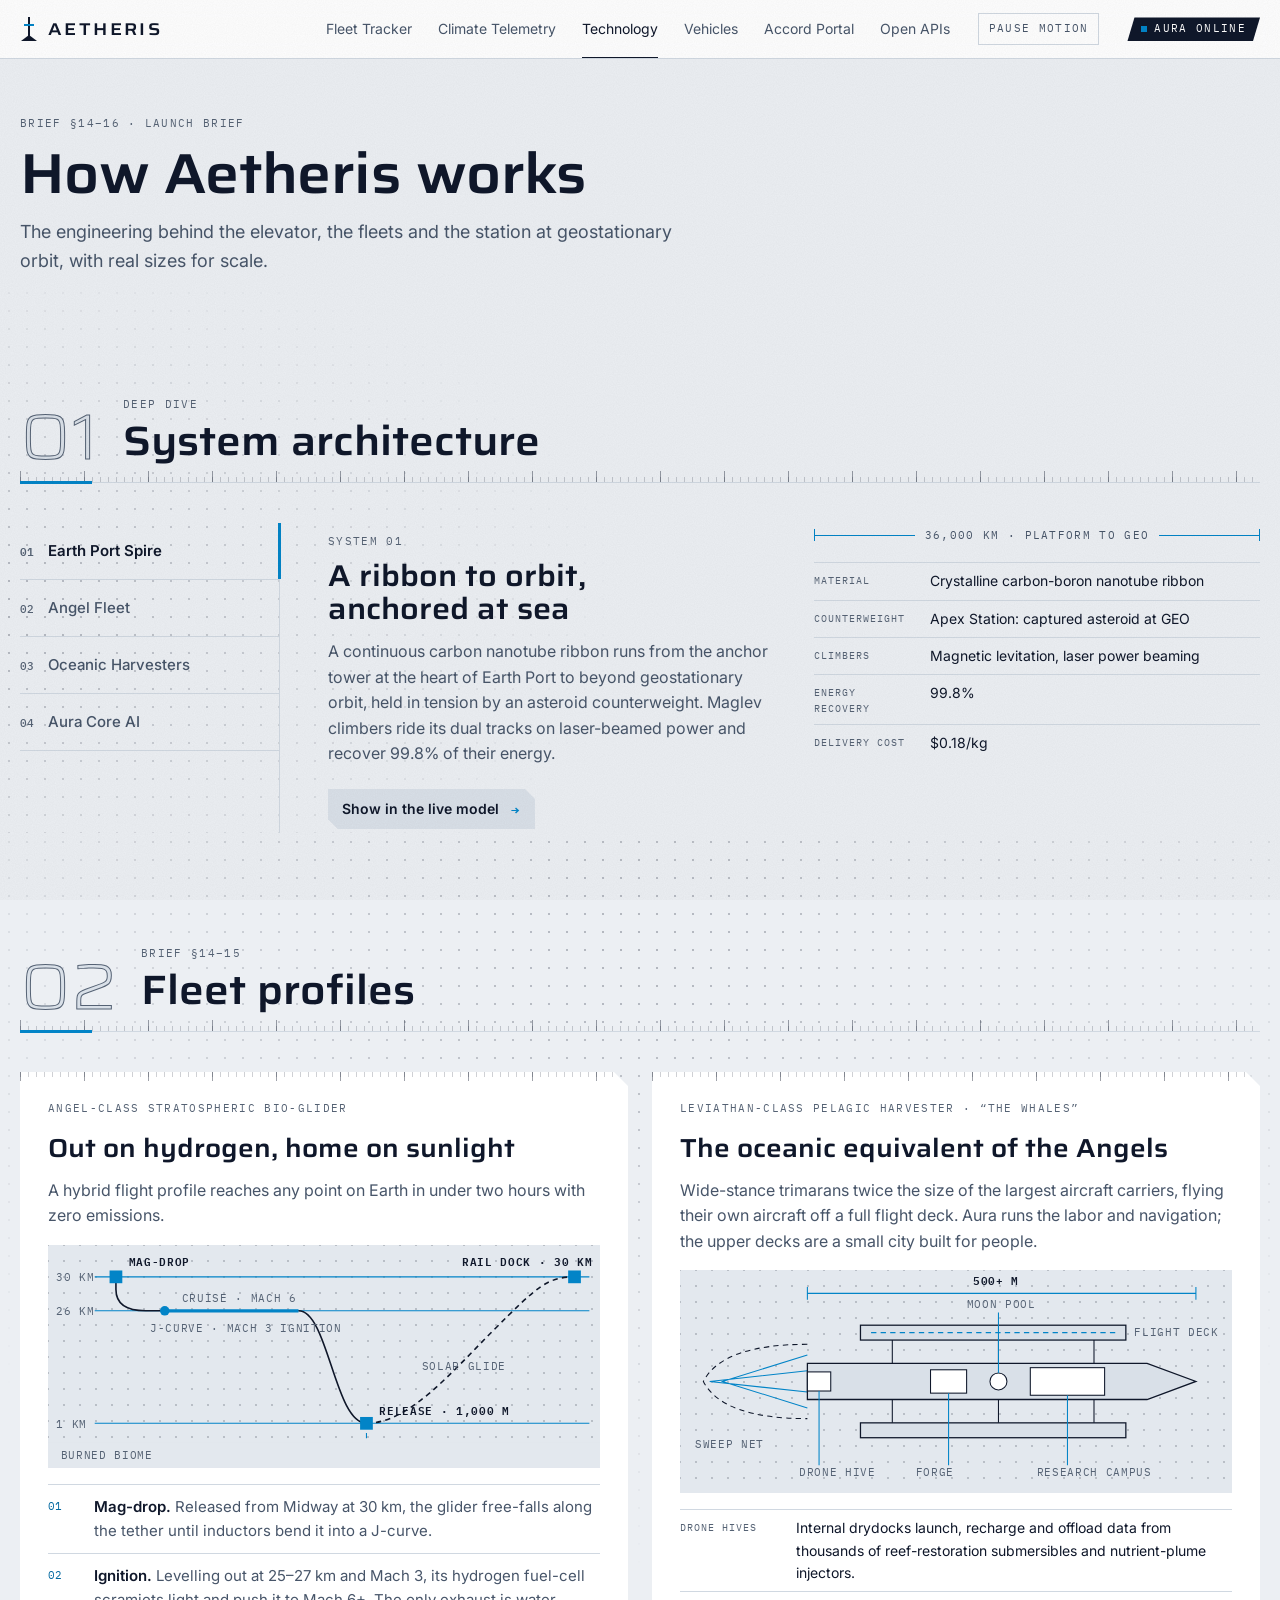
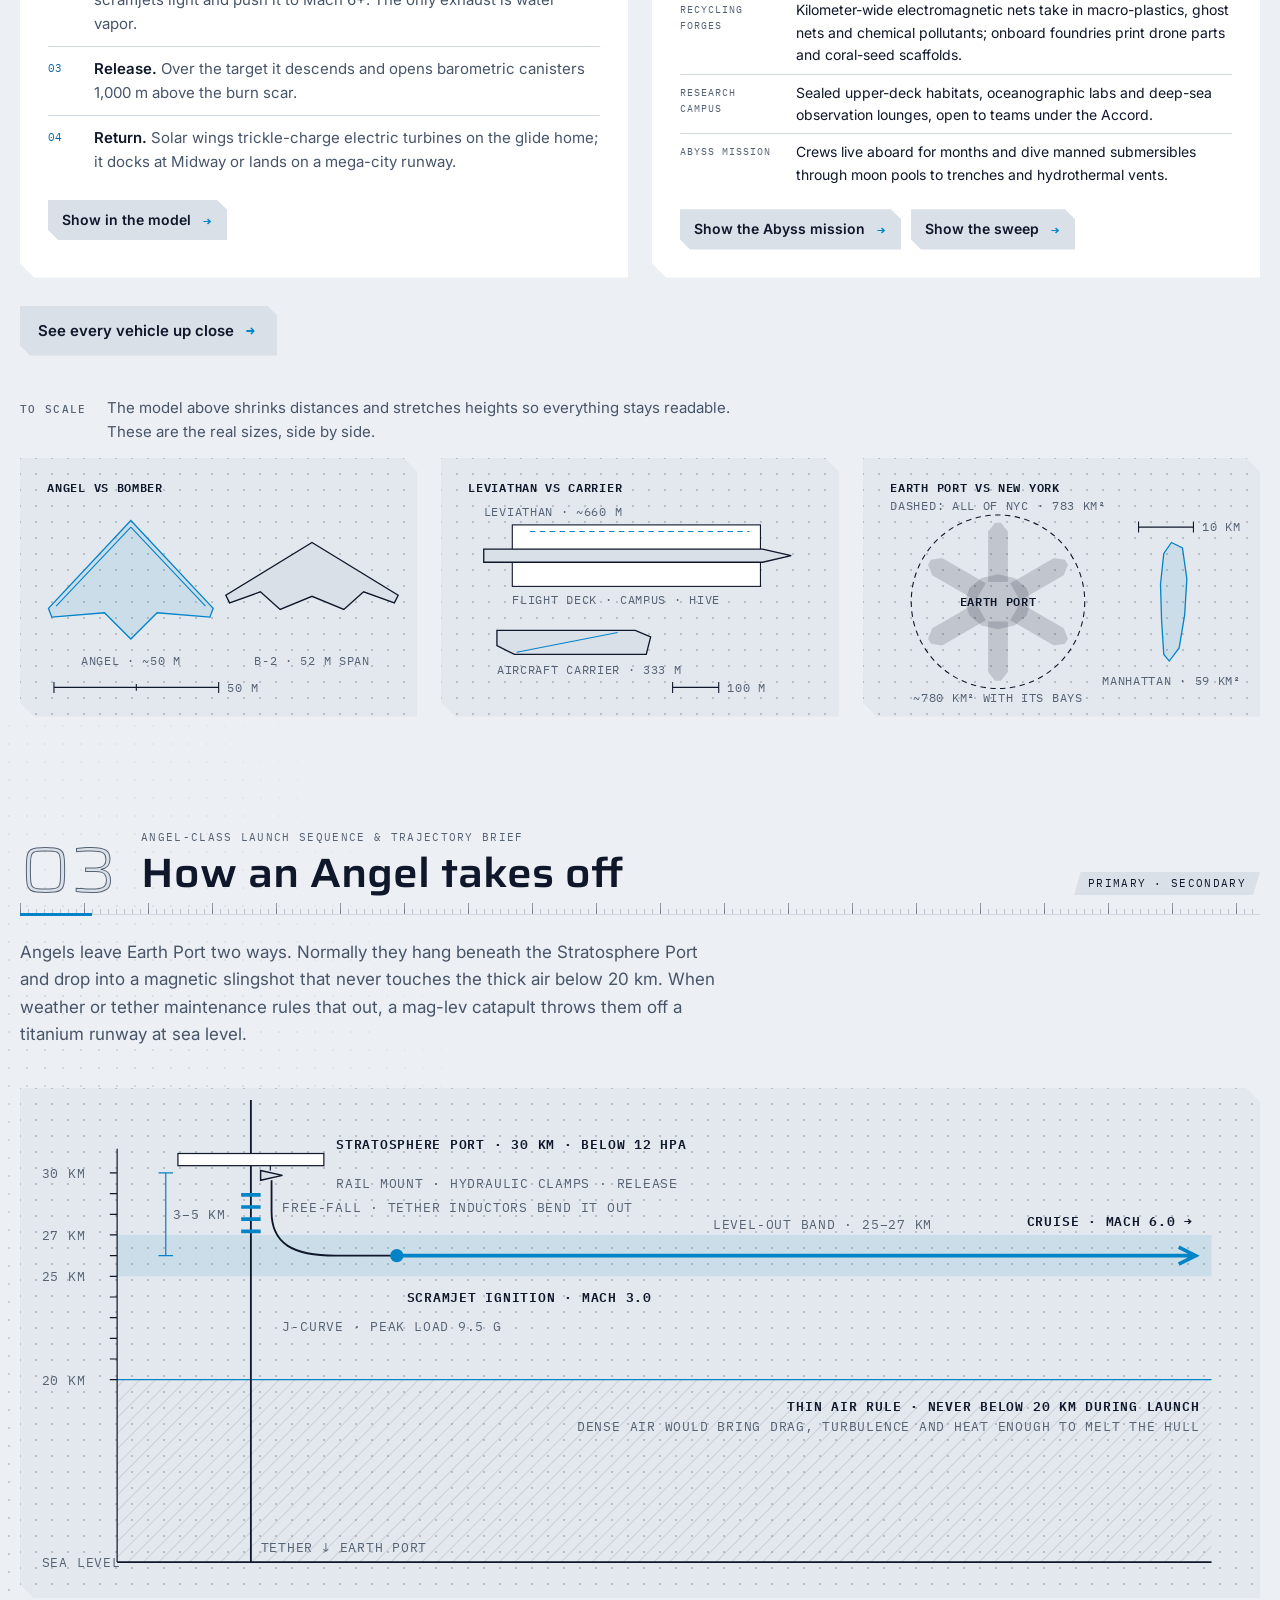
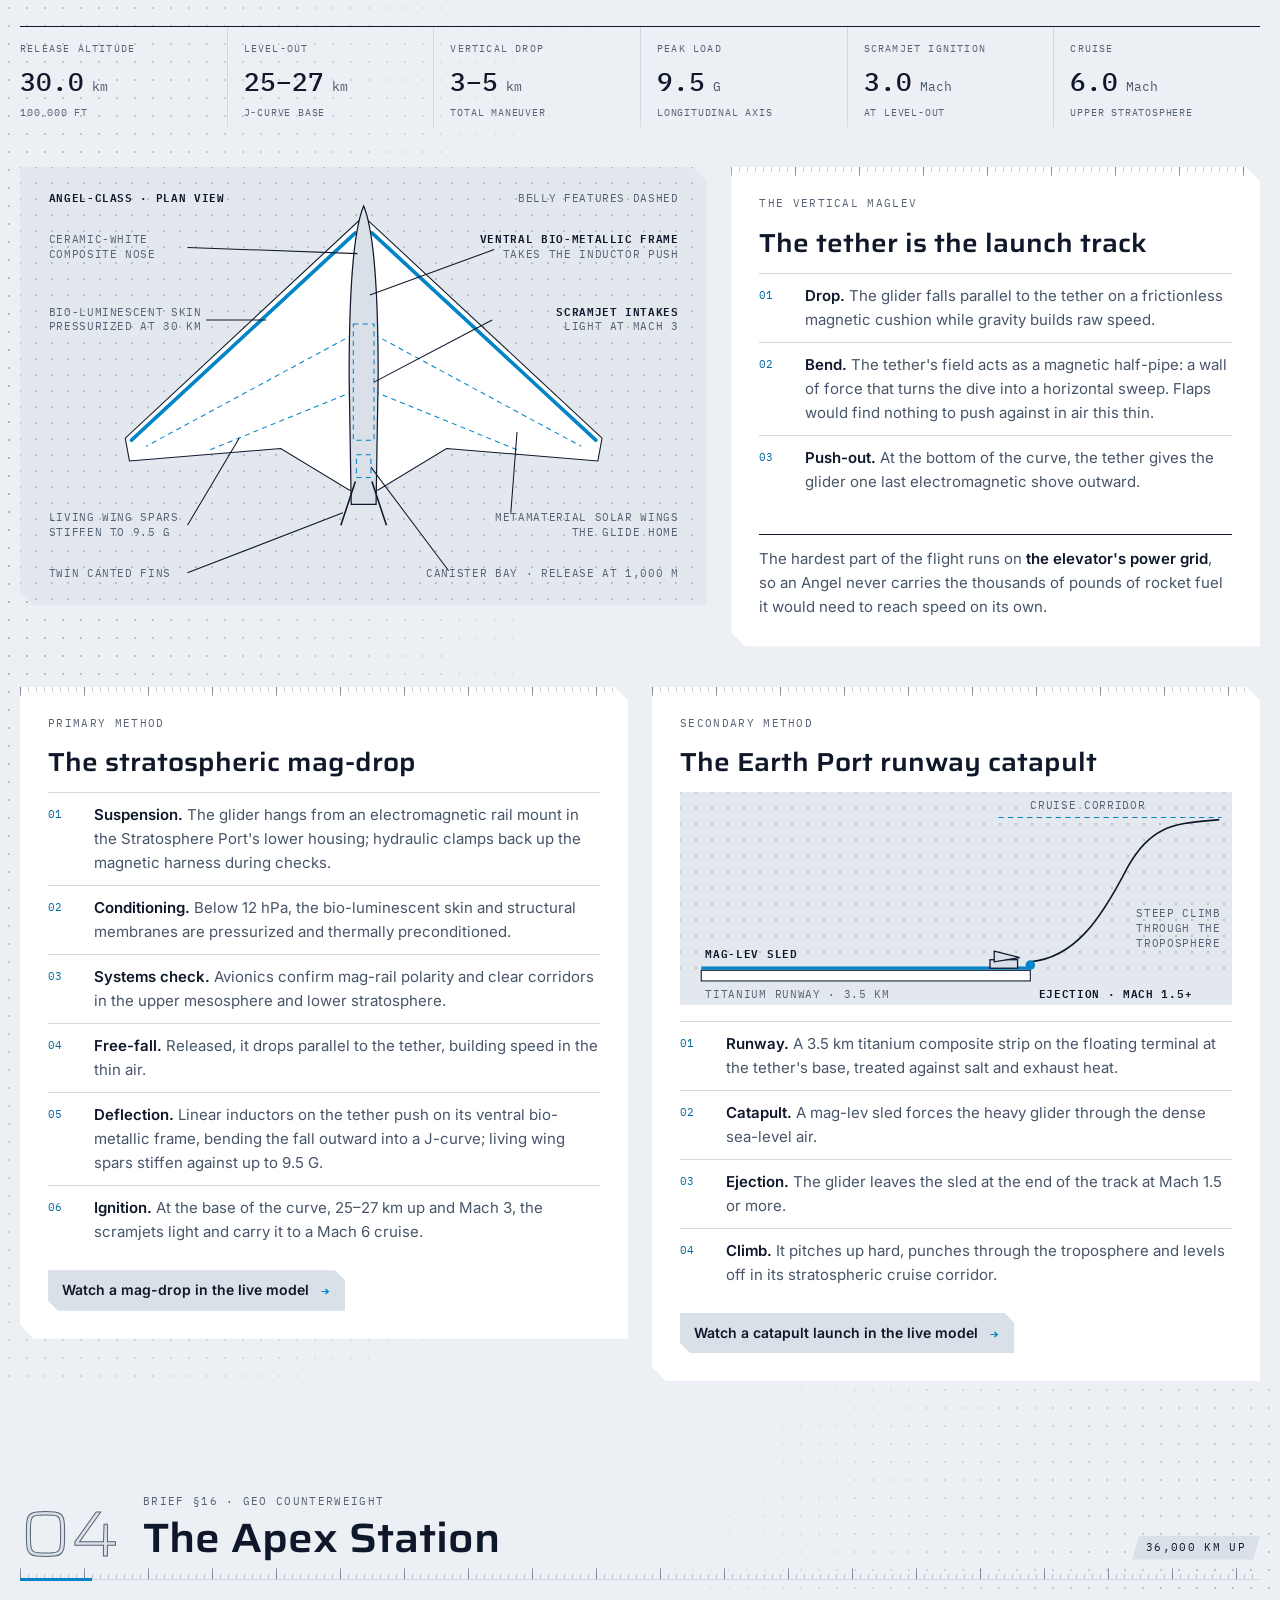
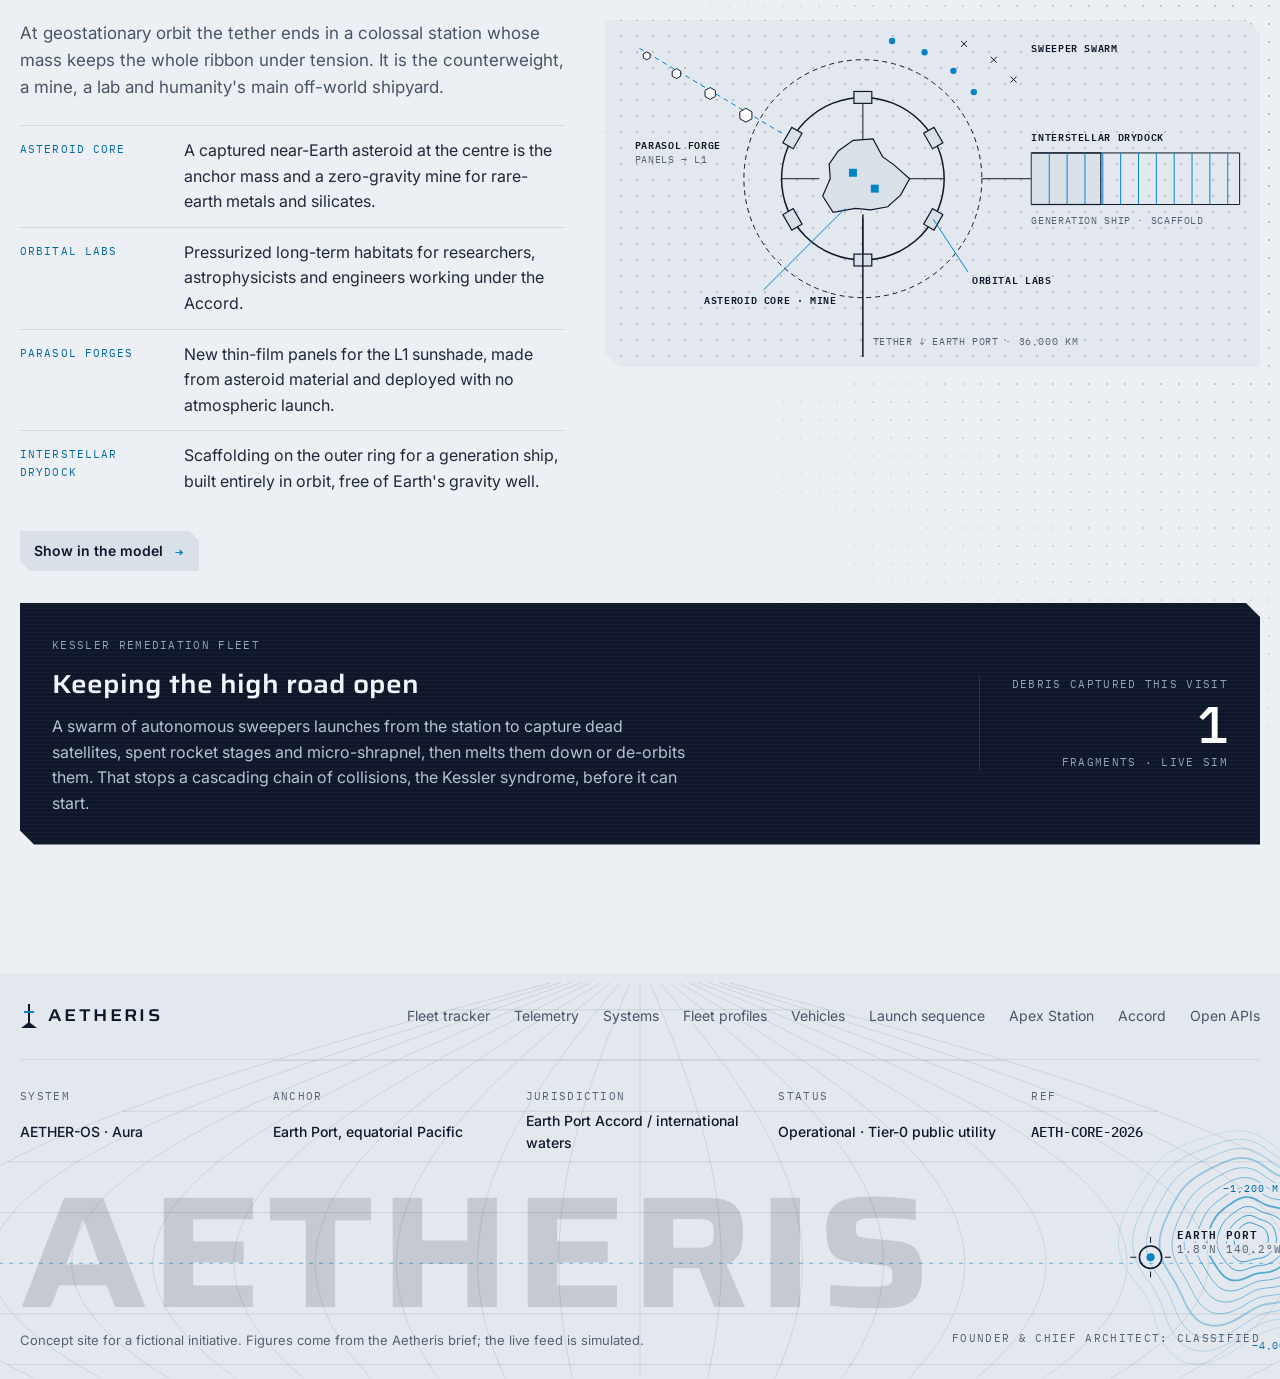
<file: technology.html>
<!doctype html>
<html lang="en">
<head>
<meta charset="utf-8">
<meta name="viewport" content="width=device-width, initial-scale=1, viewport-fit=cover">
<title>Technology · Aetheris Initiative</title>
<meta name="description" content="How the Aetheris systems work: the space elevator, Angel-class gliders, Leviathan-class harvesters, the launch sequence and the Apex Station.">
<meta name="theme-color" content="#eceff3">
<link rel="icon" href="data:image/svg+xml,%3Csvg xmlns='http://www.w3.org/2000/svg' viewBox='0 0 18 24'%3E%3Crect x='8' width='2' height='19' fill='%230f172a'/%3E%3Crect x='4' y='7' width='10' height='2' fill='%230284c7'/%3E%3Cpath d='M1 24 9 18l8 6z' fill='%230f172a'/%3E%3C/svg%3E">
<link rel="preconnect" href="https://fonts.googleapis.com">
<link rel="preconnect" href="https://fonts.gstatic.com" crossorigin>
<link rel="stylesheet" href="https://fonts.googleapis.com/css2?family=IBM+Plex+Mono:wght@400;500;600&family=Inter:wght@400;500;600&family=Saira:wdth,wght@100..125,300..700&display=swap">
<link rel="stylesheet" href="assets/site.css">
</head>
<body>
<a class="skip" href="#top">Skip to content</a>
<p id="sr-status" class="sr-only" role="status" aria-live="polite"></p>

<header class="site-head">
  <div class="wrap">
    <a class="brand" href="index.html" aria-label="Aetheris Initiative, home">
      <svg class="spire" viewBox="0 0 18 24" aria-hidden="true"><rect x="8" y="0" width="2" height="19" fill="currentColor"/><rect x="4" y="7" width="10" height="2" fill="#0284c7"/><path d="M1 24 L9 18 L17 24 Z" fill="currentColor"/></svg>
      AETHERIS
    </a>
    <nav class="nav" aria-label="Main">
      <a href="model.html">Fleet Tracker</a>
      <a href="model.html#telemetry">Climate Telemetry</a>
      <a href="technology.html" aria-current="page">Technology</a>
      <a href="vehicles.html">Vehicles</a>
      <a href="accord.html">Accord Portal</a>
      <a href="accord.html#apis">Open APIs</a>
    </nav>
    <button class="motion-btn mono" id="motion" type="button" aria-pressed="false">Pause motion</button>
    <span class="ptag mono"><span class="dot" aria-hidden="true"></span>Aura online</span>
  </div>
  <div class="progress" aria-hidden="true"></div>
</header>

<main id="top" tabindex="-1">
  <section class="page-head wrap">
    <span class="kicker mono">Brief §14–16 · launch brief</span>
    <h1>How Aetheris works</h1>
    <p>The engineering behind the elevator, the fleets and the station at geostationary orbit, with real sizes for scale.</p>
  </section>
  <section id="systems" class="wrap section tex-dots dots-l">
    <div class="gutter mono" aria-hidden="true"><span>01 · Systems · 4 nodes</span></div>
    <div class="sec-head">
      <span class="idx" aria-hidden="true">01</span>
      <div><span class="kicker mono">Deep dive</span><h2>System architecture</h2></div>
    </div>
    <div class="sys">
      <div class="tabs" role="tablist" aria-label="Systems" aria-orientation="vertical" id="tabs"></div>
      <div class="tabpanel" role="tabpanel" id="tabpanel" tabindex="0"></div>
    </div>
  </section>

  <section id="fleet" class="wrap section tex-dots dots-c">
    <div class="gutter mono" aria-hidden="true"><span>02 · Fleet · Angel / Leviathan</span></div>
    <div class="sec-head">
      <span class="idx" aria-hidden="true">02</span>
      <div><span class="kicker mono">Brief §14–15</span><h2>Fleet profiles</h2></div>
    </div>
    <div class="profiles">
      <article class="profile cut">
        <span class="mono kicker">Angel-class stratospheric bio-glider</span>
        <h3>Out on hydrogen, home on sunlight</h3>
        <p>A hybrid flight profile reaches any point on Earth in under two hours with zero emissions.</p>
        <div class="drawing">
          <svg viewBox="0 0 520 210" role="img" aria-label="Mission profile: mag-drop from the 30 km Stratosphere Port into a J-curve at about 26 km, Mach 6 cruise, descent to a 1,000 m canister release, then a solar glide back to rail docking at 30 km.">
            <rect class="ground" x="0" y="186" width="520" height="24"/>
            <text x="12" y="202">BURNED BIOME</text>
            <path class="draft" d="M44 30H510M44 62H510M44 168H510"/>
            <text x="8" y="34">30 KM</text><text x="8" y="66">26 KM</text><text x="8" y="172">1 KM</text>
            <path class="ln" d="M64 30V42C64 56 74 62 92 62H110"/>
            <path class="cruise" d="M110 62H236"/>
            <path class="ln" d="M236 62C264 62 270 168 300 168"/>
            <path class="ln dash" d="M300 168C340 168 380 120 420 80S470 30 496 30"/>
            <path class="draft dash" d="M300 168V186"/>
            <rect class="mark" x="58" y="24" width="12" height="12"/>
            <circle class="mark" cx="110" cy="62" r="4.5"/>
            <rect class="mark" x="294" y="162" width="12" height="12"/>
            <rect class="mark" x="490" y="24" width="12" height="12"/>
            <text class="t-ink" x="76" y="20">MAG-DROP</text>
            <text x="96" y="82">J-CURVE · MACH 3 IGNITION</text>
            <text x="126" y="54">CRUISE · MACH 6</text>
            <text class="t-ink" x="312" y="160">RELEASE · 1,000 M</text>
            <text x="352" y="118">SOLAR GLIDE</text>
            <text class="t-ink" x="390" y="20">RAIL DOCK · 30 KM</text>
          </svg>
        </div>
        <ol class="steps">
          <li><span><b>Mag-drop.</b> Released from Midway at 30 km, the glider free-falls along the tether until inductors bend it into a J-curve.</span></li>
          <li><span><b>Ignition.</b> Levelling out at 25–27 km and Mach 3, its hydrogen fuel-cell scramjets light and push it to Mach 6+. The only exhaust is water vapor.</span></li>
          <li><span><b>Release.</b> Over the target it descends and opens barometric canisters 1,000 m above the burn scar.</span></li>
          <li><span><b>Return.</b> Solar wings trickle-charge electric turbines on the glide home; it docks at Midway or lands on a mega-city runway.</span></li>
        </ol>
        <div class="row"><button class="btn sm" type="button" data-show="angels">Show in the model <span class="arrow" aria-hidden="true">→</span></button></div>
      </article>
      <article class="profile cut">
        <span class="mono kicker">Leviathan-class pelagic harvester · “The Whales”</span>
        <h3>The oceanic equivalent of the Angels</h3>
        <p>Wide-stance trimarans twice the size of the largest aircraft carriers, flying their own aircraft off a full flight deck. Aura runs the labor and navigation; the upper decks are a small city built for people.</p>
        <div class="drawing">
          <svg viewBox="0 0 520 210" role="img" aria-label="Top view of a Leviathan-class trimaran, over 500 m long, with a trailing sweep net, stern drone hive, forge, central moon pool, a flight deck along one outrigger and a research campus.">
            <path class="draft" d="M120 22H486M120 16V28M486 16V28"/>
            <text class="t-ink" x="276" y="14">500+ M</text>
            <path class="ln-thin dash" d="M120 70Q40 70 22 105Q40 140 120 140"/>
            <path class="draft" d="M120 80L40 105L120 130M120 95L28 105L120 115"/>
            <text x="14" y="168">SWEEP NET</text>
            <rect class="hull" x="170" y="52" width="250" height="14"/>
            <path class="draft dash" d="M180 59H410"/>
            <text x="428" y="62">FLIGHT DECK</text>
            <rect class="hull" x="170" y="144" width="250" height="14"/>
            <path class="hull" d="M120 88H440L486 105L440 122H120Z"/>
            <path class="ln-thin" d="M200 66V88M300 66V88M390 66V88M200 122V144M300 122V144M390 122V144"/>
            <rect class="deck" x="330" y="92" width="70" height="26"/>
            <rect class="deck" x="236" y="94" width="34" height="22"/>
            <rect class="deck" x="120" y="96" width="22" height="18"/>
            <circle class="deck" cx="300" cy="105" r="8"/>
            <path class="draft" d="M300 97V40"/>
            <text x="270" y="36">MOON POOL</text>
            <text x="336" y="194">RESEARCH CAMPUS</text>
            <path class="draft" d="M365 118V184"/>
            <text x="222" y="194">FORGE</text>
            <path class="draft" d="M253 116V184"/>
            <text x="112" y="194">DRONE HIVE</text>
            <path class="draft" d="M131 114V184"/>
          </svg>
        </div>
        <dl class="specs">
          <div><dt>Drone hives</dt><dd>Internal drydocks launch, recharge and offload data from thousands of reef-restoration submersibles and nutrient-plume injectors.</dd></div>
          <div><dt>Recycling forges</dt><dd>Kilometer-wide electromagnetic nets take in macro-plastics, ghost nets and chemical pollutants; onboard foundries print drone parts and coral-seed scaffolds.</dd></div>
          <div><dt>Research campus</dt><dd>Sealed upper-deck habitats, oceanographic labs and deep-sea observation lounges, open to teams under the Accord.</dd></div>
          <div><dt>Abyss mission</dt><dd>Crews live aboard for months and dive manned submersibles through moon pools to trenches and hydrothermal vents.</dd></div>
        </dl>
        <div class="row"><button class="btn sm" type="button" data-show="reef">Show the Abyss mission <span class="arrow" aria-hidden="true">→</span></button> <button class="btn sm" type="button" data-show="harvest">Show the sweep <span class="arrow" aria-hidden="true">→</span></button></div>
      </article>
    </div>
    <p class="veh-link"><a class="btn" href="vehicles.html">See every vehicle up close <span class="arrow" aria-hidden="true">→</span></a></p>
    <div class="to-scale">
      <div class="to-scale-head">
        <h3 class="mono kicker">To scale</h3>
        <p>The model above shrinks distances and stretches heights so everything stays readable. These are the real sizes, side by side.</p>
      </div>
      <div class="to-scale-grid">
        <figure class="drawing cut">
          <svg viewBox="0 0 340 214" role="img" aria-label="To scale, seen from above: an Angel-class glider about 50 metres across, beside a B-2 bomber at 52 metres. They are about the same size.">
            <text class="t-ink" x="14" y="20">ANGEL VS BOMBER</text>
            <path class="angel" d="M90 46 L165 126 L162 134 L114 130 L90 154 L66 130 L18 134 L15 126 Z"/>
            <path class="draft" d="M90 52 L158 124 M90 52 L22 124"/>
            <path class="hull" d="M255 66 L333.5 114 L330 121 L302 111 L284 127 L255 115 L226 127 L208 111 L180 121 L176.5 114 Z"/>
            <text x="90" y="178" text-anchor="middle">ANGEL · ~50 M</text>
            <text x="255" y="178" text-anchor="middle">B-2 · 52 M SPAN</text>
            <path class="ln-thin" d="M20 198H170M20 193V203M95 195V201M170 193V203"/>
            <text x="178" y="202">50 M</text>
          </svg>
        </figure>
        <figure class="drawing cut">
          <svg viewBox="0 0 340 214" role="img" aria-label="To scale, seen from above: a Leviathan-class trimaran about 660 metres long, twice the length of a 333-metre aircraft carrier, with a much wider deck spanning its three hulls.">
            <text class="t-ink" x="14" y="20">LEVIATHAN VS CARRIER</text>
            <rect class="deck" x="54" y="50" width="226" height="56"/>
            <path class="hull" d="M28 72H282L308 78L282 84H28Z"/>
            <path class="draft dash" d="M70 56H270"/>
            <text x="28" y="42">LEVIATHAN · ~660 M</text>
            <text x="54" y="122">FLIGHT DECK · CAMPUS · HIVE</text>
            <path class="hull" d="M40 146H166L180 152L176 168H56L40 160Z"/>
            <path class="draft" d="M58 166L150 148"/>
            <text x="40" y="186">AIRCRAFT CARRIER · 333 M</text>
            <path class="ln-thin" d="M200 198H242M200 193V203M242 193V203"/>
            <text x="250" y="202">100 M</text>
          </svg>
        </figure>
        <figure class="drawing cut">
          <svg viewBox="0 0 340 214" role="img" aria-label="To scale, seen from above: the Earth Port archipelago, about 780 square kilometres, inside a dashed circle the area of New York City's five boroughs (783 square kilometres), beside Manhattan at 59 square kilometres.">
            <text class="t-ink" x="14" y="20">EARTH PORT VS NEW YORK</text>
            <circle class="ln-thin dash" cx="112" cy="120" r="79"/>
            <polygon class="fp" points="103.0,102.0 103.0,56.0 109.3,48.0 114.7,48.0 121.0,56.0 121.0,102.0"/><polygon class="fp" points="123.1,103.2 162.9,80.2 173.0,81.7 175.7,86.3 171.9,95.8 132.1,118.8"/><polygon class="fp" points="132.1,121.2 171.9,144.2 175.7,153.7 173.0,158.3 162.9,159.8 123.1,136.8"/><polygon class="fp" points="121.0,138.0 121.0,184.0 114.7,192.0 109.3,192.0 103.0,184.0 103.0,138.0"/><polygon class="fp" points="100.9,136.8 61.1,159.8 51.0,158.3 48.3,153.7 52.1,144.2 91.9,121.2"/><polygon class="fp" points="91.9,118.8 52.1,95.8 48.3,86.3 51.0,81.7 61.1,80.2 100.9,103.2"/>
            <polygon class="fp" points="142.0,120.0 138.0,132.5 127.0,141.7 112.0,145.0 97.0,141.7 86.0,132.5 82.0,120.0 86.0,107.5 97.0,98.3 112.0,95.0 127.0,98.3 138.0,107.5"/>
            <path class="angel" d="M270 66 L280 71 L284 99 L282 132 L277 162 L268 174 L263 168 L261 137 L260 104 L263 76 Z"/>
            <text x="112" y="124" text-anchor="middle" class="t-ink">EARTH PORT</text>
            <text x="112" y="211" text-anchor="middle">~780 KM² WITH ITS BAYS</text>
            <text x="270" y="196" text-anchor="middle">MANHATTAN · 59 KM²</text>
            <text x="14" y="36">DASHED: ALL OF NYC · 783 KM²</text>
            <path class="ln-thin" d="M240 52H290M240 47V57M290 47V57"/>
            <text x="298" y="56">10 KM</text>
          </svg>
        </figure>
      </div>
    </div>
  </section>

  <section id="launch" class="wrap section tex-dots dots-l">
    <div class="gutter mono" aria-hidden="true"><span>03 · Launch · mag-drop / catapult</span></div>
    <div class="sec-head">
      <span class="idx" aria-hidden="true">03</span>
      <div><span class="kicker mono">Angel-class launch sequence &amp; trajectory brief</span><h2>How an Angel takes off</h2></div>
      <span class="ptag light mono">Primary · secondary</span>
    </div>
    <p class="lede">Angels leave Earth Port two ways. Normally they hang beneath the Stratosphere Port and drop into a magnetic slingshot that never touches the thick air below 20 km. When weather or tether maintenance rules that out, a mag-lev catapult throws them off a titanium runway at sea level.</p>
    <figure class="drawing jcurve cut">
          <svg viewBox="0 0 1000 400" role="img" aria-label="Mag-drop trajectory: an Angel hangs under the Stratosphere Port at 30 km, free-falls along the tether, is bent outward by tether inductors into a J-curve that levels out between 25 and 27 km, lights its scramjets at Mach 3 and cruises at Mach 6. Below 20 km is a no-go zone during launch.">
            <defs><pattern id="hatch" width="9" height="9" patternUnits="userSpaceOnUse" patternTransform="rotate(45)"><path d="M0 0V9" class="hatch"/></pattern></defs>
            <rect class="band" x="70" y="111" width="900" height="34"/>
            <rect x="70" y="230" width="900" height="150" fill="url(#hatch)"/>
            <path class="draft" d="M70 230H970"/>
            <path class="ln-thin" d="M70 40V380 M64 60H70 M64 77H70 M64 94H70 M64 111H70 M64 128H70 M64 145H70 M64 162H70 M64 179H70 M64 196H70 M64 213H70 M64 230H70"/>
            <text x="8" y="64">30 KM</text><text x="8" y="115">27 KM</text><text x="8" y="149">25 KM</text><text x="8" y="234">20 KM</text><text x="8" y="384">SEA LEVEL</text>
            <path class="ln" d="M70 380H970"/>
            <path class="ln" d="M180 0V380"/>
            <text x="188" y="372">TETHER ↓ EARTH PORT</text>
            <rect class="deck" x="120" y="44" width="120" height="10"/>
            <path class="ln-thin" d="M196 54V58"/>
            <path class="hull" d="M188 58L206 62L188 66Z"/>
            <path class="coil" d="M172 78H188M172 88H188M172 98H188M172 108H188"/>
            
            <path class="draft" d="M110 60V128M104 60H116M104 128H116"/>
            <text x="116" y="98">3–5 KM</text>
            <path class="ln" d="M197 66V92C197 118 214 128 250 128H300"/>
            <path class="cruise" d="M300 128H955 M943 121L957 128L943 135"/>
            <circle class="mark" cx="300" cy="128" r="5.5"/>
            <text class="t-ink" x="250" y="40">STRATOSPHERE PORT · 30 KM · BELOW 12 HPA</text>
            <text x="250" y="72">RAIL MOUNT · HYDRAULIC CLAMPS · RELEASE</text>
            <text x="206" y="92">FREE-FALL · TETHER INDUCTORS BEND IT OUT</text>
            <text x="560" y="106">LEVEL-OUT BAND · 25–27 KM</text>
            <text class="t-ink" x="955" y="104" text-anchor="end">CRUISE · MACH 6.0 →</text>
            <text class="t-ink" x="308" y="166">SCRAMJET IGNITION · MACH 3.0</text>
            <text x="206" y="190">J-CURVE · PEAK LOAD 9.5 G</text>
            <text class="t-ink" x="960" y="256" text-anchor="end">THIN AIR RULE · NEVER BELOW 20 KM DURING LAUNCH</text>
            <text x="960" y="272" text-anchor="end">DENSE AIR WOULD BRING DRAG, TURBULENCE AND HEAT ENOUGH TO MELT THE HULL</text>
          </svg>
    </figure>
    <dl class="launch-metrics">
      <div><dt>Release altitude</dt><dd><b>30.0</b> km<small>100,000 ft</small></dd></div>
      <div><dt>Level-out</dt><dd><b>25–27</b> km<small>J-curve base</small></dd></div>
      <div><dt>Vertical drop</dt><dd><b>3–5</b> km<small>Total maneuver</small></dd></div>
      <div><dt>Peak load</dt><dd><b>9.5</b> G<small>Longitudinal axis</small></dd></div>
      <div><dt>Scramjet ignition</dt><dd><b>3.0</b> Mach<small>At level-out</small></dd></div>
      <div><dt>Cruise</dt><dd><b>6.0</b> Mach<small>Upper stratosphere</small></dd></div>
    </dl>
    <div class="anatomy">
      <figure class="drawing cut">
        <svg viewBox="0 0 640 400" role="img" aria-label="Plan view of an Angel-class glider, nose up. Called out: ceramic-white composite nose and spine; bio-luminescent skin along the wing leading edges, pressurized and preconditioned at 30 km; living wing spars that stiffen against 9.5 G; twin canted fins; on the belly, the bio-metallic frame that takes the tether inductors' push and the scramjet intakes that light at Mach 3; metamaterial solar wings for the glide home; and the canister bay, released 1,000 m over the target.">
          <text class="t-ink" x="16" y="22">ANGEL-CLASS · PLAN VIEW</text>
          <text x="624" y="22" text-anchor="end">BELLY FEATURES DASHED</text>
          <path class="deck" d="M320 36 L550 250 L546 272 L400 260 L334 300 L306 300 L240 260 L94 272 L90 250 Z"/>
          <path class="glow" d="M312 52 L96 252 M328 52 L544 252"/>
          <path class="draft dash" d="M330 150 L530 258 M330 205 L470 262 M310 150 L110 258 M310 205 L170 262"/>
          <path class="hull" d="M320 26 C331 52 334 112 334 190 L332 314 L308 314 L306 190 C306 112 309 52 320 26 Z"/>
          <rect class="draft dash" x="310" y="140" width="20" height="112"/>
          <rect class="draft dash" x="313" y="266" width="14" height="22"/>
          <path class="ln" d="M312 292 L298 334 M328 292 L342 334"/>
          <path class="ln-thin" d="M150 66 L314 72 M168 136 L226 136 M150 334 L200 250 M150 380 L300 322 M446 68 L326 112 M444 136 L330 196 M462 322 L468 244 M402 378 L327 278"/>
          <text x="16" y="62">CERAMIC-WHITE</text><text x="16" y="76">COMPOSITE NOSE</text>
          <text x="16" y="132">BIO-LUMINESCENT SKIN</text><text x="16" y="146">PRESSURIZED AT 30 KM</text>
          <text x="16" y="330">LIVING WING SPARS</text><text x="16" y="344">STIFFEN TO 9.5 G</text>
          <text x="16" y="384">TWIN CANTED FINS</text>
          <text class="t-ink" x="624" y="62" text-anchor="end">VENTRAL BIO-METALLIC FRAME</text><text x="624" y="76" text-anchor="end">TAKES THE INDUCTOR PUSH</text>
          <text class="t-ink" x="624" y="132" text-anchor="end">SCRAMJET INTAKES</text><text x="624" y="146" text-anchor="end">LIGHT AT MACH 3</text>
          <text x="624" y="330" text-anchor="end">METAMATERIAL SOLAR WINGS</text><text x="624" y="344" text-anchor="end">THE GLIDE HOME</text>
          <text x="624" y="384" text-anchor="end">CANISTER BAY · RELEASE AT 1,000 M</text>
        </svg>
      </figure>
      <article class="profile cut">
        <span class="mono kicker">The vertical maglev</span>
        <h3>The tether is the launch track</h3>
        <ol class="steps">
          <li><span><b>Drop.</b> The glider falls parallel to the tether on a frictionless magnetic cushion while gravity builds raw speed.</span></li>
          <li><span><b>Bend.</b> The tether's field acts as a magnetic half-pipe: a wall of force that turns the dive into a horizontal sweep. Flaps would find nothing to push against in air this thin.</span></li>
          <li><span><b>Push-out.</b> At the bottom of the curve, the tether gives the glider one last electromagnetic shove outward.</span></li>
        </ol>
        <p class="note">The hardest part of the flight runs on <b>the elevator's power grid</b>, so an Angel never carries the thousands of pounds of rocket fuel it would need to reach speed on its own.</p>
      </article>
    </div>
    <div class="methods">
      <article class="profile cut">
        <span class="mono kicker">Primary method</span>
        <h3>The stratospheric mag-drop</h3>
        <ol class="steps">
          <li><span><b>Suspension.</b> The glider hangs from an electromagnetic rail mount in the Stratosphere Port's lower housing; hydraulic clamps back up the magnetic harness during checks.</span></li>
          <li><span><b>Conditioning.</b> Below 12 hPa, the bio-luminescent skin and structural membranes are pressurized and thermally preconditioned.</span></li>
          <li><span><b>Systems check.</b> Avionics confirm mag-rail polarity and clear corridors in the upper mesosphere and lower stratosphere.</span></li>
          <li><span><b>Free-fall.</b> Released, it drops parallel to the tether, building speed in the thin air.</span></li>
          <li><span><b>Deflection.</b> Linear inductors on the tether push on its ventral bio-metallic frame, bending the fall outward into a J-curve; living wing spars stiffen against up to 9.5 G.</span></li>
          <li><span><b>Ignition.</b> At the base of the curve, 25–27 km up and Mach 3, the scramjets light and carry it to a Mach 6 cruise.</span></li>
        </ol>
        <div class="row"><button class="btn sm" type="button" data-show="strato">Watch a mag-drop in the live model <span class="arrow" aria-hidden="true">→</span></button></div>
      </article>
      <article class="profile cut">
        <span class="mono kicker">Secondary method</span>
        <h3>The Earth Port runway catapult</h3>
        <div class="drawing">
          <svg viewBox="0 0 520 200" role="img" aria-label="Runway catapult: a mag-lev sled runs the glider down a 3.5 km titanium runway, ejects it at Mach 1.5 or more, and it climbs steeply through the troposphere to the stratospheric cruise corridor.">
            <rect class="ground" x="0" y="180" width="520" height="20"/>
            <path class="draft dash" d="M300 24H510"/>
            <text x="330" y="16">CRUISE CORRIDOR</text>
            <rect class="deck" x="20" y="168" width="310" height="10"/>
            <path class="cruise" d="M20 166H330"/>
            <rect class="hull" x="292" y="158" width="26" height="8"/>
            <path class="hull" d="M296 150L320 156L296 160Z"/>
            <path class="ln" d="M330 160C372 156 396 120 420 74S470 30 508 26"/>
            <circle class="mark" cx="330" cy="163" r="4.5"/>
            <text class="t-ink" x="24" y="156">MAG-LEV SLED</text>
            <text x="24" y="194">TITANIUM RUNWAY · 3.5 KM</text>
            <text class="t-ink" x="338" y="194">EJECTION · MACH 1.5+</text>
            <text x="430" y="118">STEEP CLIMB</text>
            <text x="430" y="132">THROUGH THE</text>
            <text x="430" y="146">TROPOSPHERE</text>
          </svg>
        </div>
        <ol class="steps">
          <li><span><b>Runway.</b> A 3.5 km titanium composite strip on the floating terminal at the tether's base, treated against salt and exhaust heat.</span></li>
          <li><span><b>Catapult.</b> A mag-lev sled forces the heavy glider through the dense sea-level air.</span></li>
          <li><span><b>Ejection.</b> The glider leaves the sled at the end of the track at Mach 1.5 or more.</span></li>
          <li><span><b>Climb.</b> It pitches up hard, punches through the troposphere and levels off in its stratospheric cruise corridor.</span></li>
        </ol>
        <div class="row"><button class="btn sm" type="button" data-show="port">Watch a catapult launch in the live model <span class="arrow" aria-hidden="true">→</span></button></div>
      </article>
    </div>
  </section>

  <section id="apex" class="wrap section tex-dots dots-r">
    <div class="gutter mono" aria-hidden="true"><span>04 · Apex Station · GEO</span></div>
    <div class="sec-head">
      <span class="idx" aria-hidden="true">04</span>
      <div><span class="kicker mono">Brief §16 · GEO counterweight</span><h2>The Apex Station</h2></div>
      <span class="ptag light mono">36,000 km up</span>
    </div>
    <div class="apex">
      <div>
        <p class="apex-lede">At geostationary orbit the tether ends in a colossal station whose mass keeps the whole ribbon under tension. It is the counterweight, a mine, a lab and humanity's main off-world shipyard.</p>
        <dl class="apex-list">
          <div><dt>Asteroid core</dt><dd>A captured near-Earth asteroid at the centre is the anchor mass and a zero-gravity mine for rare-earth metals and silicates.</dd></div>
          <div><dt>Orbital labs</dt><dd>Pressurized long-term habitats for researchers, astrophysicists and engineers working under the Accord.</dd></div>
          <div><dt>Parasol forges</dt><dd>New thin-film panels for the L1 sunshade, made from asteroid material and deployed with no atmospheric launch.</dd></div>
          <div><dt>Interstellar drydock</dt><dd>Scaffolding on the outer ring for a generation ship, built entirely in orbit, free of Earth's gravity well.</dd></div>
        </dl>
        <div class="row"><button class="btn sm" type="button" data-show="apex">Show in the model <span class="arrow" aria-hidden="true">→</span></button></div>
      </div>
      <figure class="drawing apex-draw cut">
          <svg viewBox="0 0 640 330" role="img" aria-label="Cross-section of the Apex Station: a captured asteroid at the centre, a ring of orbital labs, an outer ring with the interstellar drydock scaffolding, parasol panels leaving toward L1, sweeper drones clearing debris, and the tether running down to Earth Port.">
            <circle class="ln-thin dash" cx="250" cy="150" r="120"/>
            <circle class="ln" cx="250" cy="150" r="82"/>
            <path class="ln-thin" d="M294.0 150.0 L332.0 150.0 M250.0 190.0 L250.0 232.0 M206.0 150.0 L168.0 150.0 M250.0 110.0 L250.0 68.0"/>
            <rect class="hull" x="241.0" y="62.0" width="18" height="12" transform="rotate(0 250.0 68.0)"/><rect class="hull" x="312.0" y="103.0" width="18" height="12" transform="rotate(60 321.0 109.0)"/><rect class="hull" x="312.0" y="185.0" width="18" height="12" transform="rotate(120 321.0 191.0)"/><rect class="hull" x="241.0" y="226.0" width="18" height="12" transform="rotate(180 250.0 232.0)"/><rect class="hull" x="170.0" y="185.0" width="18" height="12" transform="rotate(240 179.0 191.0)"/><rect class="hull" x="170.0" y="103.0" width="18" height="12" transform="rotate(300 179.0 109.0)"/>
            <path class="hull" d="M297.1 150.0 L288.0 166.5 L275.1 178.3 L258.0 181.5 L242.4 180.0 L219.9 184.0 L209.5 167.5 L217.1 150.0 L216.0 135.2 L225.2 122.0 L240.2 111.3 L260.2 109.8 L269.8 127.7 L281.6 136.3Z"/>
            <rect class="mark" x="236" y="140" width="8" height="8"/><rect class="mark" x="258" y="156" width="8" height="8"/>
            <path class="ln" d="M250 330 V186"/>
            <path class="ln-thin" d="M370 150 H420"/>
            <rect class="hull" x="420" y="124" width="70" height="52"/>
            <path class="ln-thin" d="M420 124 H630 M420 176 H630 M630 124 V176"/>
            <path class="draft" d="M420 124 V176 M438 124 V176 M456 124 V176 M474 124 V176 M492 124 V176 M510 124 V176 M528 124 V176 M546 124 V176 M564 124 V176 M582 124 V176 M600 124 V176 M618 124 V176"/>
            <path class="draft dash" d="M168 104 L24 18"/>
            <path class="deck" d="M138.1 89.5 L132.0 93.0 L125.9 89.5 L125.9 82.5 L132.0 79.0 L138.1 82.5Z"/><path class="deck" d="M101.2 67.0 L96.0 70.0 L90.8 67.0 L90.8 61.0 L96.0 58.0 L101.2 61.0Z"/><path class="deck" d="M66.3 46.5 L62.0 49.0 L57.7 46.5 L57.7 41.5 L62.0 39.0 L66.3 41.5Z"/><path class="deck" d="M35.5 28.0 L32.0 30.0 L28.5 28.0 L28.5 24.0 L32.0 22.0 L35.5 24.0Z"/>
            <circle class="mark" cx="279.5" cy="11.1" r="3.2"/><circle class="mark" cx="312.2" cy="22.4" r="3.2"/><circle class="mark" cx="341.3" cy="41.2" r="3.2"/><circle class="mark" cx="361.9" cy="62.6" r="3.2"/>
            <path class="ln-thin" d="M349 11 L355 17 M355 11 L349 17 M379 27 L385 33 M385 27 L379 33 M399 47 L405 53 M405 47 L399 53"/>
            <path class="draft" d="M232 180 L150 262"/>
            <path class="draft" d="M321 191 L356 244"/>
            <text class="t-ink" x="90" y="276">ASTEROID CORE · MINE</text>
            <text class="t-ink" x="360" y="256">ORBITAL LABS</text>
            <text class="t-ink" x="420" y="112">INTERSTELLAR DRYDOCK</text>
            <text x="420" y="196">GENERATION SHIP · SCAFFOLD</text>
            <text class="t-ink" x="20" y="120">PARASOL FORGE</text>
            <text x="20" y="134">PANELS → L1</text>
            <text class="t-ink" x="420" y="22">SWEEPER SWARM</text>
            <text x="260" y="318">TETHER ↓ EARTH PORT · 36,000 KM</text>
          </svg>
      </figure>
    </div>
    <div class="kessler cut">
      <div>
        <span class="mono kicker">Kessler remediation fleet</span>
        <h3>Keeping the high road open</h3>
        <p>A swarm of autonomous sweepers launches from the station to capture dead satellites, spent rocket stages and micro-shrapnel, then melts them down or de-orbits them. That stops a cascading chain of collisions, the Kessler syndrome, before it can start.</p>
      </div>
      <div class="kessler-stat"><span class="mono kicker">Debris captured this visit</span><b id="k-debris">0</b><span class="mono kicker">Fragments · live sim</span></div>
    </div>
  </section>
</main>

<footer class="foot">
  <svg class="graticule" viewBox="0 0 1440 400" preserveAspectRatio="xMidYMid slice" aria-hidden="true">
    <g class="g-bathy"><path d="M1339.1 262.0 L1339.0 263.0 L1339.0 263.9 L1338.8 264.9 L1338.5 265.8 L1338.2 266.8 L1337.8 267.6 L1337.3 268.5 L1336.8 269.3 L1336.3 270.1 L1335.7 270.8 L1335.0 271.5 L1334.4 272.1 L1333.7 272.7 L1333.0 273.3 L1332.2 273.8 L1331.4 274.2 L1330.6 274.6 L1329.8 274.9 L1329.0 275.2 L1328.1 275.4 L1327.3 275.5 L1326.4 275.6 L1325.6 275.7 L1324.8 275.9 L1324.0 276.0 L1323.2 276.2 L1322.4 276.4 L1321.6 276.6 L1320.7 276.9 L1319.8 277.1 L1318.9 277.3 L1318.0 277.4 L1317.0 277.4 L1316.0 277.3 L1315.1 277.2 L1314.2 276.8 L1313.3 276.4 L1312.5 275.9 L1311.7 275.3 L1311.0 274.7 L1310.3 274.0 L1309.7 273.3 L1309.1 272.5 L1308.5 271.8 L1308.0 271.0 L1307.4 270.2 L1307.0 269.4 L1306.5 268.5 L1306.1 267.7 L1305.8 266.7 L1305.6 265.8 L1305.5 264.9 L1305.4 263.9 L1305.4 262.9 L1305.5 262.0 L1305.6 261.1 L1305.8 260.1 L1306.1 259.2 L1306.3 258.4 L1306.7 257.5 L1307.0 256.6 L1307.4 255.8 L1307.8 255.0 L1308.3 254.3 L1308.8 253.5 L1309.4 252.8 L1310.0 252.2 L1310.6 251.5 L1311.2 250.9 L1311.9 250.4 L1312.6 249.8 L1313.3 249.3 L1314.0 248.7 L1314.7 248.2 L1315.5 247.7 L1316.3 247.2 L1317.1 246.8 L1317.9 246.5 L1318.8 246.2 L1319.7 246.0 L1320.6 246.0 L1321.5 246.0 L1322.5 246.2 L1323.3 246.4 L1324.2 246.7 L1325.0 247.0 L1325.8 247.4 L1326.6 247.8 L1327.4 248.1 L1328.2 248.4 L1329.0 248.7 L1329.8 249.1 L1330.6 249.4 L1331.5 249.7 L1332.3 250.1 L1333.1 250.5 L1333.9 251.0 L1334.7 251.6 L1335.4 252.3 L1336.0 253.0 L1336.6 253.8 L1337.1 254.6 L1337.5 255.5 L1337.9 256.3 L1338.2 257.2 L1338.5 258.2 L1338.7 259.1 L1338.9 260.1 L1339.0 261.0Z" stroke-opacity="0.850"/><path d="M1347.1 262.0 L1347.0 263.4 L1346.9 264.9 L1346.6 266.3 L1346.3 267.6 L1345.7 269.0 L1345.1 270.3 L1344.4 271.5 L1343.6 272.6 L1342.8 273.7 L1341.8 274.7 L1340.9 275.7 L1339.9 276.6 L1338.9 277.5 L1337.8 278.3 L1336.7 279.0 L1335.6 279.6 L1334.4 280.1 L1333.2 280.5 L1331.9 280.8 L1330.7 281.1 L1329.5 281.3 L1328.3 281.4 L1327.1 281.5 L1326.0 281.7 L1324.9 281.9 L1323.7 282.2 L1322.6 282.6 L1321.4 283.0 L1320.2 283.4 L1318.9 283.8 L1317.5 284.2 L1316.1 284.4 L1314.7 284.5 L1313.3 284.5 L1311.8 284.2 L1310.5 283.8 L1309.2 283.2 L1308.0 282.4 L1306.9 281.6 L1305.9 280.6 L1304.9 279.6 L1304.0 278.5 L1303.2 277.4 L1302.4 276.3 L1301.6 275.1 L1300.8 274.0 L1300.1 272.8 L1299.4 271.5 L1298.9 270.2 L1298.4 268.9 L1298.1 267.6 L1297.9 266.2 L1297.8 264.8 L1297.8 263.4 L1298.0 262.0 L1298.2 260.6 L1298.5 259.3 L1298.9 258.0 L1299.3 256.7 L1299.7 255.5 L1300.2 254.2 L1300.8 253.0 L1301.4 251.9 L1302.1 250.8 L1302.9 249.7 L1303.7 248.7 L1304.5 247.7 L1305.5 246.8 L1306.4 246.0 L1307.4 245.1 L1308.4 244.3 L1309.4 243.6 L1310.4 242.8 L1311.5 242.1 L1312.6 241.3 L1313.7 240.6 L1314.9 240.0 L1316.1 239.5 L1317.4 239.1 L1318.7 238.8 L1320.0 238.8 L1321.3 238.9 L1322.7 239.1 L1323.9 239.5 L1325.2 240.0 L1326.4 240.5 L1327.5 241.1 L1328.6 241.7 L1329.7 242.2 L1330.8 242.7 L1332.0 243.1 L1333.2 243.5 L1334.4 243.9 L1335.7 244.3 L1336.9 244.8 L1338.2 245.4 L1339.4 246.0 L1340.6 246.8 L1341.6 247.7 L1342.6 248.8 L1343.4 249.9 L1344.2 251.1 L1344.8 252.4 L1345.4 253.7 L1345.8 255.0 L1346.2 256.4 L1346.5 257.8 L1346.8 259.2 L1347.0 260.6Z" stroke-opacity="0.779"/><path d="M1357.0 262.0 L1356.9 264.0 L1356.7 266.0 L1356.3 267.9 L1355.8 269.9 L1355.0 271.7 L1354.1 273.5 L1353.1 275.1 L1351.9 276.7 L1350.6 278.2 L1349.3 279.6 L1347.9 280.8 L1346.5 282.1 L1345.1 283.2 L1343.6 284.2 L1342.0 285.1 L1340.5 285.9 L1338.8 286.6 L1337.2 287.2 L1335.5 287.6 L1333.8 287.9 L1332.2 288.1 L1330.5 288.2 L1328.9 288.4 L1327.4 288.6 L1325.9 289.0 L1324.4 289.4 L1322.8 289.9 L1321.2 290.5 L1319.5 291.2 L1317.7 291.9 L1315.8 292.5 L1313.9 293.0 L1311.8 293.3 L1309.8 293.3 L1307.8 293.0 L1305.9 292.4 L1304.2 291.6 L1302.5 290.5 L1301.0 289.3 L1299.6 287.9 L1298.3 286.4 L1297.1 284.9 L1296.0 283.3 L1294.9 281.7 L1293.8 280.1 L1292.7 278.5 L1291.7 276.9 L1290.8 275.2 L1290.0 273.4 L1289.4 271.6 L1288.9 269.7 L1288.6 267.8 L1288.4 265.9 L1288.5 263.9 L1288.7 262.0 L1289.0 260.1 L1289.5 258.3 L1290.0 256.5 L1290.6 254.7 L1291.3 253.0 L1292.0 251.3 L1292.8 249.6 L1293.6 248.0 L1294.5 246.5 L1295.6 245.0 L1296.7 243.6 L1297.9 242.3 L1299.2 241.0 L1300.5 239.9 L1301.9 238.8 L1303.2 237.7 L1304.7 236.6 L1306.1 235.6 L1307.5 234.6 L1309.0 233.6 L1310.6 232.6 L1312.2 231.8 L1313.9 231.0 L1315.6 230.5 L1317.4 230.2 L1319.3 230.1 L1321.1 230.2 L1322.9 230.6 L1324.6 231.2 L1326.3 231.9 L1327.9 232.8 L1329.5 233.6 L1331.0 234.4 L1332.5 235.2 L1334.0 235.8 L1335.5 236.4 L1337.2 236.8 L1338.9 237.3 L1340.7 237.8 L1342.5 238.3 L1344.3 239.0 L1346.1 239.9 L1347.8 240.9 L1349.4 242.1 L1350.8 243.5 L1352.0 245.1 L1353.0 246.7 L1353.9 248.5 L1354.7 250.3 L1355.3 252.2 L1355.9 254.1 L1356.3 256.1 L1356.6 258.0 L1356.9 260.0Z" stroke-opacity="0.708"/><path class="ix" d="M1367.9 262.0 L1367.8 264.6 L1367.5 267.2 L1367.0 269.8 L1366.2 272.3 L1365.2 274.7 L1363.9 277.0 L1362.5 279.1 L1360.9 281.1 L1359.2 283.0 L1357.3 284.7 L1355.5 286.3 L1353.6 287.8 L1351.6 289.2 L1349.7 290.5 L1347.7 291.6 L1345.6 292.6 L1343.5 293.5 L1341.4 294.1 L1339.2 294.6 L1337.1 295.0 L1334.9 295.2 L1332.9 295.4 L1330.8 295.6 L1328.9 295.9 L1326.9 296.4 L1325.0 296.9 L1323.0 297.7 L1321.0 298.6 L1318.8 299.6 L1316.4 300.6 L1314.0 301.6 L1311.4 302.3 L1308.7 302.8 L1306.1 302.9 L1303.4 302.7 L1300.9 302.0 L1298.6 300.9 L1296.4 299.5 L1294.4 297.8 L1292.6 295.9 L1291.0 293.9 L1289.5 291.8 L1288.1 289.7 L1286.7 287.6 L1285.4 285.5 L1284.1 283.4 L1282.8 281.3 L1281.6 279.1 L1280.5 276.8 L1279.6 274.5 L1278.9 272.0 L1278.4 269.5 L1278.2 267.0 L1278.3 264.5 L1278.6 262.0 L1279.0 259.5 L1279.7 257.1 L1280.4 254.8 L1281.2 252.5 L1282.1 250.3 L1283.0 248.1 L1284.0 245.9 L1285.1 243.9 L1286.3 241.9 L1287.6 239.9 L1289.1 238.1 L1290.7 236.4 L1292.3 234.8 L1294.1 233.2 L1295.8 231.8 L1297.7 230.4 L1299.5 229.1 L1301.4 227.8 L1303.3 226.5 L1305.2 225.2 L1307.2 224.0 L1309.3 222.9 L1311.5 222.0 L1313.8 221.3 L1316.1 220.9 L1318.5 220.8 L1320.8 221.0 L1323.2 221.6 L1325.4 222.4 L1327.5 223.5 L1329.6 224.6 L1331.5 225.8 L1333.4 226.9 L1335.3 227.8 L1337.2 228.7 L1339.2 229.3 L1341.4 229.9 L1343.6 230.3 L1346.0 230.8 L1348.5 231.4 L1351.0 232.2 L1353.4 233.2 L1355.8 234.4 L1357.9 235.9 L1359.8 237.7 L1361.5 239.7 L1362.9 241.9 L1364.1 244.2 L1365.1 246.6 L1365.9 249.1 L1366.6 251.6 L1367.1 254.2 L1367.5 256.8 L1367.8 259.4Z" stroke-opacity="0.637"/><path d="M1379.6 262.0 L1379.4 265.3 L1379.0 268.5 L1378.3 271.8 L1377.3 274.9 L1376.0 277.9 L1374.3 280.7 L1372.4 283.3 L1370.3 285.8 L1368.1 288.0 L1365.7 290.1 L1363.3 292.0 L1360.8 293.8 L1358.4 295.4 L1355.9 296.9 L1353.4 298.2 L1350.9 299.4 L1348.3 300.4 L1345.6 301.2 L1343.0 301.8 L1340.4 302.3 L1337.8 302.6 L1335.3 302.8 L1332.8 303.1 L1330.4 303.4 L1328.0 304.0 L1325.7 304.7 L1323.3 305.8 L1320.7 307.0 L1318.0 308.4 L1315.1 309.8 L1312.0 311.2 L1308.8 312.3 L1305.4 313.0 L1302.0 313.3 L1298.7 313.0 L1295.5 312.2 L1292.5 310.9 L1289.8 309.0 L1287.4 306.9 L1285.3 304.4 L1283.3 301.8 L1281.6 299.1 L1279.9 296.4 L1278.3 293.8 L1276.6 291.2 L1275.0 288.5 L1273.4 285.9 L1271.9 283.2 L1270.5 280.4 L1269.3 277.5 L1268.3 274.5 L1267.7 271.4 L1267.4 268.3 L1267.4 265.1 L1267.8 262.0 L1268.4 258.9 L1269.2 255.9 L1270.1 253.0 L1271.2 250.2 L1272.3 247.4 L1273.5 244.7 L1274.8 242.0 L1276.1 239.4 L1277.6 236.9 L1279.2 234.5 L1281.0 232.2 L1283.0 230.1 L1285.0 228.1 L1287.2 226.2 L1289.5 224.5 L1291.8 222.8 L1294.1 221.2 L1296.4 219.6 L1298.8 218.1 L1301.2 216.6 L1303.7 215.1 L1306.3 213.8 L1309.0 212.7 L1311.8 211.8 L1314.7 211.3 L1317.6 211.2 L1320.6 211.6 L1323.4 212.3 L1326.2 213.4 L1328.8 214.8 L1331.3 216.3 L1333.6 217.8 L1335.9 219.2 L1338.2 220.4 L1340.5 221.4 L1343.0 222.2 L1345.7 222.7 L1348.5 223.2 L1351.6 223.6 L1354.8 224.2 L1358.0 224.9 L1361.2 226.0 L1364.3 227.4 L1367.2 229.2 L1369.7 231.3 L1371.9 233.8 L1373.7 236.6 L1375.2 239.5 L1376.5 242.6 L1377.4 245.7 L1378.2 248.9 L1378.7 252.2 L1379.2 255.4 L1379.5 258.7Z" stroke-opacity="0.566"/><path d="M1391.9 262.0 L1391.6 266.0 L1391.1 269.9 L1390.2 273.8 L1388.9 277.6 L1387.3 281.2 L1385.2 284.5 L1382.8 287.7 L1380.1 290.6 L1377.3 293.2 L1374.3 295.6 L1371.3 297.8 L1368.2 299.8 L1365.2 301.6 L1362.2 303.3 L1359.2 304.9 L1356.1 306.2 L1353.0 307.4 L1349.9 308.3 L1346.8 309.1 L1343.7 309.6 L1340.7 310.0 L1337.7 310.3 L1334.8 310.6 L1331.9 311.1 L1329.2 311.8 L1326.4 312.7 L1323.5 314.0 L1320.5 315.7 L1317.2 317.5 L1313.8 319.4 L1310.0 321.2 L1306.0 322.7 L1301.9 323.8 L1297.8 324.2 L1293.7 324.0 L1289.8 323.1 L1286.2 321.4 L1282.9 319.2 L1280.0 316.5 L1277.5 313.4 L1275.3 310.1 L1273.2 306.7 L1271.4 303.4 L1269.5 300.1 L1267.6 296.9 L1265.7 293.8 L1263.8 290.6 L1261.9 287.4 L1260.2 284.1 L1258.6 280.6 L1257.4 277.0 L1256.5 273.3 L1256.1 269.6 L1256.1 265.8 L1256.5 262.0 L1257.2 258.3 L1258.2 254.7 L1259.4 251.2 L1260.7 247.7 L1262.1 244.4 L1263.5 241.1 L1265.1 237.9 L1266.7 234.8 L1268.5 231.8 L1270.4 228.8 L1272.5 226.1 L1274.9 223.5 L1277.4 221.0 L1280.0 218.8 L1282.8 216.7 L1285.6 214.8 L1288.5 212.9 L1291.3 211.1 L1294.2 209.4 L1297.2 207.6 L1300.2 206.0 L1303.3 204.4 L1306.5 203.1 L1309.9 202.2 L1313.3 201.6 L1316.8 201.5 L1320.3 202.0 L1323.7 202.9 L1327.0 204.3 L1330.1 206.0 L1333.0 207.9 L1335.7 209.8 L1338.4 211.5 L1341.1 213.0 L1343.8 214.2 L1346.8 215.0 L1350.0 215.6 L1353.5 215.9 L1357.3 216.2 L1361.3 216.7 L1365.4 217.4 L1369.5 218.4 L1373.4 220.0 L1377.1 222.0 L1380.3 224.5 L1383.1 227.5 L1385.4 230.8 L1387.2 234.4 L1388.7 238.2 L1389.7 242.1 L1390.6 246.1 L1391.2 250.0 L1391.6 254.0 L1391.8 258.0Z" stroke-opacity="0.495"/><path d="M1404.7 262.0 L1404.3 266.7 L1403.6 271.4 L1402.5 275.9 L1400.9 280.4 L1398.9 284.6 L1396.4 288.5 L1393.4 292.2 L1390.1 295.5 L1386.6 298.5 L1383.0 301.2 L1379.3 303.6 L1375.6 305.9 L1372.0 307.9 L1368.4 309.8 L1364.9 311.5 L1361.3 313.0 L1357.8 314.3 L1354.2 315.4 L1350.7 316.3 L1347.1 317.0 L1343.6 317.4 L1340.1 317.8 L1336.8 318.3 L1333.5 318.8 L1330.3 319.7 L1327.1 320.9 L1323.7 322.5 L1320.2 324.5 L1316.4 326.8 L1312.3 329.2 L1307.9 331.5 L1303.2 333.5 L1298.3 334.9 L1293.3 335.7 L1288.4 335.5 L1283.8 334.5 L1279.5 332.5 L1275.6 329.8 L1272.3 326.5 L1269.4 322.7 L1266.9 318.7 L1264.7 314.6 L1262.6 310.5 L1260.6 306.6 L1258.5 302.8 L1256.4 299.1 L1254.1 295.4 L1251.8 291.6 L1249.7 287.8 L1247.7 283.8 L1246.1 279.7 L1244.9 275.3 L1244.3 270.9 L1244.2 266.5 L1244.6 262.0 L1245.4 257.6 L1246.6 253.3 L1248.0 249.2 L1249.6 245.2 L1251.3 241.2 L1253.1 237.4 L1254.9 233.6 L1256.8 230.0 L1258.9 226.4 L1261.2 222.9 L1263.7 219.6 L1266.4 216.6 L1269.4 213.7 L1272.5 211.1 L1275.8 208.7 L1279.2 206.5 L1282.6 204.4 L1286.1 202.4 L1289.5 200.5 L1293.0 198.6 L1296.6 196.7 L1300.2 195.0 L1304.0 193.6 L1307.9 192.5 L1311.9 191.9 L1316.0 191.8 L1320.0 192.4 L1324.0 193.5 L1327.7 195.2 L1331.3 197.3 L1334.7 199.5 L1337.8 201.8 L1340.9 203.9 L1343.9 205.7 L1347.1 207.0 L1350.5 207.9 L1354.3 208.4 L1358.5 208.6 L1363.1 208.7 L1368.0 208.9 L1373.0 209.5 L1378.1 210.5 L1383.0 212.1 L1387.6 214.4 L1391.6 217.3 L1395.1 220.7 L1397.9 224.7 L1400.1 229.0 L1401.7 233.6 L1402.9 238.2 L1403.7 243.0 L1404.3 247.8 L1404.6 252.5 L1404.8 257.3Z" stroke-opacity="0.424"/><path class="ix" d="M1418.0 262.0 L1417.4 267.5 L1416.5 272.8 L1415.1 278.1 L1413.2 283.2 L1410.8 288.1 L1407.8 292.6 L1404.3 296.8 L1400.3 300.5 L1396.2 303.9 L1391.8 306.9 L1387.4 309.5 L1383.0 311.9 L1378.8 314.1 L1374.6 316.1 L1370.5 318.0 L1366.5 319.7 L1362.5 321.2 L1358.5 322.5 L1354.5 323.5 L1350.5 324.3 L1346.5 325.0 L1342.6 325.5 L1338.8 326.1 L1335.1 326.8 L1331.5 327.8 L1327.8 329.3 L1324.0 331.3 L1320.0 333.7 L1315.6 336.4 L1310.9 339.3 L1305.8 342.2 L1300.3 344.7 L1294.5 346.5 L1288.7 347.5 L1283.0 347.5 L1277.5 346.3 L1272.5 344.1 L1268.1 340.9 L1264.3 336.9 L1261.0 332.4 L1258.3 327.5 L1255.9 322.6 L1253.8 317.8 L1251.6 313.1 L1249.4 308.7 L1247.0 304.4 L1244.4 300.2 L1241.7 295.9 L1239.1 291.6 L1236.6 287.1 L1234.6 282.3 L1233.0 277.4 L1232.1 272.3 L1231.8 267.2 L1232.1 262.0 L1233.1 256.9 L1234.4 252.0 L1236.1 247.1 L1238.0 242.5 L1240.1 237.9 L1242.2 233.5 L1244.3 229.2 L1246.6 224.9 L1249.0 220.8 L1251.6 216.8 L1254.5 212.9 L1257.6 209.4 L1261.1 206.1 L1264.7 203.1 L1268.6 200.4 L1272.6 197.9 L1276.6 195.7 L1280.7 193.5 L1284.8 191.4 L1288.9 189.4 L1293.0 187.5 L1297.2 185.7 L1301.5 184.1 L1306.0 182.9 L1310.5 182.3 L1315.2 182.3 L1319.7 182.9 L1324.2 184.3 L1328.5 186.2 L1332.5 188.6 L1336.3 191.3 L1339.9 194.0 L1343.3 196.4 L1346.7 198.4 L1350.4 199.9 L1354.3 200.8 L1358.7 201.2 L1363.6 201.2 L1369.0 201.0 L1374.9 201.0 L1381.0 201.3 L1387.2 202.2 L1393.2 203.8 L1398.7 206.3 L1403.7 209.5 L1407.9 213.5 L1411.2 218.1 L1413.8 223.2 L1415.6 228.6 L1416.9 234.1 L1417.7 239.8 L1418.1 245.4 L1418.3 251.0 L1418.2 256.5Z" stroke-opacity="0.353"/><path d="M1431.6 262.0 L1430.8 268.2 L1429.6 274.3 L1427.9 280.3 L1425.7 286.1 L1422.8 291.6 L1419.3 296.7 L1415.2 301.4 L1410.7 305.6 L1405.7 309.3 L1400.6 312.5 L1395.5 315.4 L1390.4 317.9 L1385.5 320.2 L1380.7 322.4 L1376.1 324.4 L1371.5 326.2 L1367.1 327.9 L1362.7 329.4 L1358.2 330.7 L1353.8 331.7 L1349.5 332.5 L1345.2 333.3 L1340.9 334.0 L1336.8 334.9 L1332.7 336.2 L1328.5 337.9 L1324.2 340.2 L1319.7 343.0 L1314.8 346.3 L1309.4 349.8 L1303.5 353.2 L1297.2 356.2 L1290.7 358.5 L1283.9 359.8 L1277.3 359.8 L1271.0 358.6 L1265.3 356.0 L1260.3 352.3 L1256.0 347.6 L1252.5 342.3 L1249.5 336.6 L1247.1 330.8 L1244.8 325.1 L1242.6 319.7 L1240.2 314.6 L1237.6 309.7 L1234.7 304.9 L1231.6 300.2 L1228.4 295.4 L1225.4 290.4 L1222.8 285.1 L1220.7 279.5 L1219.4 273.8 L1218.9 267.9 L1219.1 262.0 L1220.1 256.2 L1221.6 250.5 L1223.6 245.0 L1225.9 239.6 L1228.3 234.5 L1230.8 229.4 L1233.3 224.5 L1235.9 219.7 L1238.7 215.0 L1241.7 210.4 L1244.9 206.0 L1248.5 201.9 L1252.5 198.2 L1256.7 194.8 L1261.2 191.8 L1265.8 189.1 L1270.5 186.7 L1275.2 184.5 L1280.0 182.3 L1284.7 180.3 L1289.4 178.3 L1294.2 176.5 L1299.1 174.8 L1304.1 173.6 L1309.2 172.9 L1314.3 172.9 L1319.5 173.7 L1324.5 175.2 L1329.3 177.4 L1333.8 180.2 L1338.0 183.2 L1341.9 186.3 L1345.7 189.0 L1349.5 191.3 L1353.6 192.9 L1358.0 193.7 L1363.0 193.9 L1368.7 193.7 L1375.1 193.2 L1382.0 192.8 L1389.3 192.8 L1396.6 193.5 L1403.8 195.1 L1410.5 197.7 L1416.5 201.3 L1421.5 205.8 L1425.4 211.1 L1428.4 217.0 L1430.4 223.3 L1431.7 229.8 L1432.3 236.3 L1432.5 242.9 L1432.4 249.3 L1432.1 255.7Z" stroke-opacity="0.282"/><path d="M1445.5 262.0 L1444.3 269.0 L1442.8 275.9 L1440.8 282.6 L1438.2 289.0 L1434.9 295.2 L1430.9 300.9 L1426.3 306.1 L1421.0 310.7 L1415.4 314.7 L1409.5 318.2 L1403.6 321.3 L1397.7 323.9 L1392.1 326.3 L1386.7 328.6 L1381.5 330.7 L1376.5 332.7 L1371.6 334.6 L1366.8 336.3 L1362.0 337.8 L1357.2 339.1 L1352.4 340.2 L1347.7 341.2 L1343.1 342.1 L1338.5 343.3 L1333.9 344.8 L1329.3 346.8 L1324.5 349.5 L1319.4 352.7 L1313.9 356.4 L1307.8 360.4 L1301.3 364.4 L1294.2 367.9 L1286.7 370.7 L1279.1 372.3 L1271.5 372.5 L1264.4 371.1 L1257.9 368.2 L1252.3 364.0 L1247.5 358.5 L1243.7 352.4 L1240.6 345.7 L1238.1 339.0 L1235.9 332.4 L1233.6 326.2 L1231.1 320.4 L1228.3 314.9 L1225.1 309.7 L1221.5 304.5 L1217.8 299.2 L1214.1 293.7 L1210.8 287.8 L1208.2 281.7 L1206.3 275.3 L1205.5 268.7 L1205.5 262.0 L1206.5 255.4 L1208.2 248.9 L1210.4 242.7 L1213.1 236.7 L1215.9 230.8 L1218.8 225.2 L1221.8 219.7 L1224.8 214.2 L1228.0 208.9 L1231.4 203.8 L1235.1 198.9 L1239.2 194.3 L1243.6 190.1 L1248.4 186.3 L1253.6 183.0 L1258.9 180.1 L1264.3 177.6 L1269.7 175.3 L1275.2 173.2 L1280.5 171.2 L1285.9 169.2 L1291.3 167.4 L1296.7 165.8 L1302.3 164.6 L1307.9 163.9 L1313.6 163.9 L1319.2 164.8 L1324.7 166.5 L1330.0 168.9 L1334.9 171.9 L1339.6 175.3 L1343.9 178.7 L1348.1 181.7 L1352.3 184.2 L1356.8 185.9 L1361.8 186.7 L1367.4 186.7 L1373.9 186.1 L1381.2 185.2 L1389.3 184.4 L1397.8 184.0 L1406.5 184.4 L1415.0 185.9 L1423.0 188.6 L1430.0 192.6 L1435.9 197.7 L1440.5 203.7 L1443.9 210.5 L1446.1 217.7 L1447.3 225.2 L1447.7 232.8 L1447.6 240.3 L1447.1 247.6 L1446.4 254.9Z" stroke-opacity="0.211"/><path d="M1459.6 262.0 L1458.0 269.8 L1456.1 277.4 L1453.7 284.8 L1450.8 291.9 L1447.0 298.7 L1442.5 305.0 L1437.3 310.7 L1431.4 315.8 L1425.0 320.2 L1418.3 323.9 L1411.6 327.1 L1405.0 329.9 L1398.6 332.3 L1392.6 334.6 L1386.9 336.9 L1381.4 339.0 L1376.1 341.1 L1370.9 343.1 L1365.8 344.9 L1360.6 346.6 L1355.5 348.0 L1350.3 349.3 L1345.3 350.5 L1340.2 351.9 L1335.2 353.7 L1330.1 356.0 L1324.8 359.0 L1319.1 362.6 L1313.0 366.8 L1306.3 371.3 L1298.9 375.9 L1291.0 379.9 L1282.6 383.1 L1274.1 385.0 L1265.7 385.4 L1257.7 383.9 L1250.4 380.7 L1244.2 375.9 L1239.0 369.7 L1234.8 362.6 L1231.6 355.0 L1229.1 347.3 L1226.9 339.8 L1224.7 332.7 L1222.2 326.2 L1219.2 320.1 L1215.6 314.3 L1211.5 308.7 L1207.1 303.0 L1202.8 297.0 L1198.7 290.7 L1195.3 283.9 L1192.8 276.8 L1191.5 269.5 L1191.3 262.0 L1192.2 254.6 L1194.0 247.3 L1196.5 240.3 L1199.6 233.5 L1202.9 227.0 L1206.3 220.7 L1209.8 214.6 L1213.3 208.6 L1217.0 202.7 L1220.8 197.0 L1225.0 191.5 L1229.6 186.4 L1234.6 181.7 L1240.0 177.6 L1245.8 174.0 L1251.8 171.0 L1258.0 168.4 L1264.2 166.1 L1270.3 164.1 L1276.4 162.2 L1282.4 160.4 L1288.4 158.7 L1294.4 157.1 L1300.5 156.0 L1306.7 155.3 L1312.8 155.4 L1319.0 156.3 L1325.0 158.0 L1330.7 160.7 L1336.1 163.9 L1341.1 167.6 L1345.9 171.2 L1350.4 174.5 L1355.0 177.1 L1360.0 178.8 L1365.5 179.5 L1371.9 179.3 L1379.2 178.3 L1387.6 177.0 L1396.8 175.6 L1406.7 174.8 L1416.8 175.0 L1426.8 176.3 L1436.1 179.1 L1444.3 183.4 L1451.2 189.0 L1456.5 195.9 L1460.3 203.6 L1462.6 211.8 L1463.6 220.4 L1463.7 229.0 L1463.2 237.6 L1462.2 245.9 L1461.0 254.1Z" stroke-opacity="0.140"/></g>
    <text class="g-depth" x="1322" y="215.5" text-anchor="middle">−1,200 M</text>
    <text class="g-depth" x="1350" y="370.9" text-anchor="middle">−4,000 M</text>
    <path class="g-line" d="M123.1 399.2 L102.8 389.2 L84.3 379.2 L67.5 369.2 L52.4 359.3 L39.2 349.3 L27.9 339.3 L18.5 329.3 L10.9 319.3 L5.4 309.3 L1.8 299.3 L0.1 289.3 L0.4 279.3 L2.7 269.4 L7.0 259.4 L13.2 249.4 L21.4 239.4 L31.5 229.4 L43.4 219.4 L57.2 209.4 L72.9 199.4 L90.3 189.4 L109.4 179.4 L130.2 169.4 L152.6 159.5 L176.6 149.5 L202.1 139.5 L229.0 129.5 L257.2 119.5 L286.7 109.5 L317.4 99.5 L349.2 89.5 L382.0 79.5 L415.7 69.5 L450.3 59.6 L485.6 49.6 L521.5 39.6 L558.0 29.6 L595.0 19.6 L632.3 9.6 M189.4 399.2 L171.4 389.2 L154.9 379.2 L140.0 369.2 L126.6 359.3 L114.9 349.3 L104.8 339.3 L96.4 329.3 L89.7 319.3 L84.8 309.3 L81.6 299.3 L80.1 289.3 L80.4 279.3 L82.4 269.4 L86.2 259.4 L91.8 249.4 L99.0 239.4 L108.0 229.4 L118.6 219.4 L130.9 209.4 L144.8 199.4 L160.2 189.4 L177.2 179.4 L195.7 169.4 L215.7 159.5 L237.0 149.5 L259.6 139.5 L283.5 129.5 L308.6 119.5 L334.8 109.5 L362.1 99.5 L390.4 89.5 L419.5 79.5 L449.5 69.5 L480.3 59.6 L511.6 49.6 L543.6 39.6 L576.0 29.6 L608.9 19.6 L642.0 9.6 M255.7 399.2 L240.0 389.2 L225.5 379.2 L212.5 369.2 L200.8 359.3 L190.5 349.3 L181.7 339.3 L174.4 329.3 L168.5 319.3 L164.2 309.3 L161.4 299.3 L160.1 289.3 L160.3 279.3 L162.1 269.4 L165.4 259.4 L170.3 249.4 L176.6 239.4 L184.5 229.4 L193.8 219.4 L204.5 209.4 L216.7 199.4 L230.2 189.4 L245.1 179.4 L261.3 169.4 L278.7 159.5 L297.4 149.5 L317.2 139.5 L338.1 129.5 L360.0 119.5 L383.0 109.5 L406.9 99.5 L431.6 89.5 L457.1 79.5 L483.3 69.5 L510.2 59.6 L537.7 49.6 L565.6 39.6 L594.0 29.6 L622.8 19.6 L651.8 9.6 M322.1 399.2 L308.6 389.2 L296.2 379.2 L285.0 369.2 L275.0 359.3 L266.2 349.3 L258.6 339.3 L252.3 329.3 L247.3 319.3 L243.6 309.3 L241.2 299.3 L240.1 289.3 L240.3 279.3 L241.8 269.4 L244.7 259.4 L248.8 249.4 L254.3 239.4 L261.0 229.4 L268.9 219.4 L278.2 209.4 L288.6 199.4 L300.2 189.4 L312.9 179.4 L326.8 169.4 L341.8 159.5 L357.7 149.5 L374.7 139.5 L392.6 129.5 L411.5 119.5 L431.1 109.5 L451.6 99.5 L472.8 89.5 L494.7 79.5 L517.1 69.5 L540.2 59.6 L563.7 49.6 L587.7 39.6 L612.0 29.6 L636.6 19.6 L661.5 9.6 M388.4 399.2 L377.1 389.2 L366.8 379.2 L357.5 369.2 L349.1 359.3 L341.8 349.3 L335.5 339.3 L330.3 329.3 L326.1 319.3 L323.0 309.3 L321.0 299.3 L320.1 289.3 L320.2 279.3 L321.5 269.4 L323.9 259.4 L327.3 249.4 L331.9 239.4 L337.5 229.4 L344.1 219.4 L351.8 209.4 L360.5 199.4 L370.2 189.4 L380.8 179.4 L392.3 169.4 L404.8 159.5 L418.1 149.5 L432.3 139.5 L447.2 129.5 L462.9 119.5 L479.3 109.5 L496.3 99.5 L514.0 89.5 L532.2 79.5 L551.0 69.5 L570.2 59.6 L589.8 49.6 L609.7 39.6 L630.0 29.6 L650.5 19.6 L671.3 9.6 M454.7 399.2 L445.7 389.2 L437.5 379.2 L430.0 369.2 L423.3 359.3 L417.4 349.3 L412.4 339.3 L408.2 329.3 L404.9 319.3 L402.4 309.3 L400.8 299.3 L400.0 289.3 L400.2 279.3 L401.2 269.4 L403.1 259.4 L405.9 249.4 L409.5 239.4 L414.0 229.4 L419.3 219.4 L425.4 209.4 L432.4 199.4 L440.1 189.4 L448.6 179.4 L457.9 169.4 L467.8 159.5 L478.5 149.5 L489.8 139.5 L501.8 129.5 L514.3 119.5 L527.4 109.5 L541.1 99.5 L555.2 89.5 L569.8 79.5 L584.8 69.5 L600.1 59.6 L615.8 49.6 L631.8 39.6 L648.0 29.6 L664.4 19.6 L681.0 9.6 M521.0 399.2 L514.3 389.2 L508.1 379.2 L502.5 369.2 L497.5 359.3 L493.1 349.3 L489.3 339.3 L486.2 329.3 L483.6 319.3 L481.8 309.3 L480.6 299.3 L480.0 289.3 L480.1 279.3 L480.9 269.4 L482.3 259.4 L484.4 249.4 L487.1 239.4 L490.5 229.4 L494.5 219.4 L499.1 209.4 L504.3 199.4 L510.1 189.4 L516.5 179.4 L523.4 169.4 L530.9 159.5 L538.9 149.5 L547.4 139.5 L556.3 129.5 L565.7 119.5 L575.6 109.5 L585.8 99.5 L596.4 89.5 L607.3 79.5 L618.6 69.5 L630.1 59.6 L641.9 49.6 L653.8 39.6 L666.0 29.6 L678.3 19.6 L690.8 9.6 M587.4 399.2 L582.9 389.2 L578.7 379.2 L575.0 369.2 L571.7 359.3 L568.7 349.3 L566.2 339.3 L564.1 329.3 L562.4 319.3 L561.2 309.3 L560.4 299.3 L560.0 289.3 L560.1 279.3 L560.6 269.4 L561.6 259.4 L562.9 249.4 L564.8 239.4 L567.0 229.4 L569.6 219.4 L572.7 209.4 L576.2 199.4 L580.1 189.4 L584.3 179.4 L588.9 169.4 L593.9 159.5 L599.2 149.5 L604.9 139.5 L610.9 129.5 L617.2 119.5 L623.7 109.5 L630.5 99.5 L637.6 89.5 L644.9 79.5 L652.4 69.5 L660.1 59.6 L667.9 49.6 L675.9 39.6 L684.0 29.6 L692.2 19.6 L700.5 9.6 M653.7 399.2 L651.4 389.2 L649.4 379.2 L647.5 369.2 L645.8 359.3 L644.4 349.3 L643.1 339.3 L642.1 329.3 L641.2 319.3 L640.6 309.3 L640.2 299.3 L640.0 289.3 L640.0 279.3 L640.3 269.4 L640.8 259.4 L641.5 249.4 L642.4 239.4 L643.5 229.4 L644.8 219.4 L646.4 209.4 L648.1 199.4 L650.0 189.4 L652.2 179.4 L654.5 169.4 L657.0 159.5 L659.6 149.5 L662.5 139.5 L665.4 129.5 L668.6 119.5 L671.9 109.5 L675.3 99.5 L678.8 89.5 L682.4 79.5 L686.2 69.5 L690.0 59.6 L694.0 49.6 L697.9 39.6 L702.0 29.6 L706.1 19.6 L710.3 9.6 M720.0 399.2 L720.0 389.2 L720.0 379.2 L720.0 369.2 L720.0 359.3 L720.0 349.3 L720.0 339.3 L720.0 329.3 L720.0 319.3 L720.0 309.3 L720.0 299.3 L720.0 289.3 L720.0 279.3 L720.0 269.4 L720.0 259.4 L720.0 249.4 L720.0 239.4 L720.0 229.4 L720.0 219.4 L720.0 209.4 L720.0 199.4 L720.0 189.4 L720.0 179.4 L720.0 169.4 L720.0 159.5 L720.0 149.5 L720.0 139.5 L720.0 129.5 L720.0 119.5 L720.0 109.5 L720.0 99.5 L720.0 89.5 L720.0 79.5 L720.0 69.5 L720.0 59.6 L720.0 49.6 L720.0 39.6 L720.0 29.6 L720.0 19.6 L720.0 9.6 M786.3 399.2 L788.6 389.2 L790.6 379.2 L792.5 369.2 L794.2 359.3 L795.6 349.3 L796.9 339.3 L797.9 329.3 L798.8 319.3 L799.4 309.3 L799.8 299.3 L800.0 289.3 L800.0 279.3 L799.7 269.4 L799.2 259.4 L798.5 249.4 L797.6 239.4 L796.5 229.4 L795.2 219.4 L793.6 209.4 L791.9 199.4 L790.0 189.4 L787.8 179.4 L785.5 169.4 L783.0 159.5 L780.4 149.5 L777.5 139.5 L774.6 129.5 L771.4 119.5 L768.1 109.5 L764.7 99.5 L761.2 89.5 L757.6 79.5 L753.8 69.5 L750.0 59.6 L746.0 49.6 L742.1 39.6 L738.0 29.6 L733.9 19.6 L729.7 9.6 M852.6 399.2 L857.1 389.2 L861.3 379.2 L865.0 369.2 L868.3 359.3 L871.3 349.3 L873.8 339.3 L875.9 329.3 L877.6 319.3 L878.8 309.3 L879.6 299.3 L880.0 289.3 L879.9 279.3 L879.4 269.4 L878.4 259.4 L877.1 249.4 L875.2 239.4 L873.0 229.4 L870.4 219.4 L867.3 209.4 L863.8 199.4 L859.9 189.4 L855.7 179.4 L851.1 169.4 L846.1 159.5 L840.8 149.5 L835.1 139.5 L829.1 129.5 L822.8 119.5 L816.3 109.5 L809.5 99.5 L802.4 89.5 L795.1 79.5 L787.6 69.5 L779.9 59.6 L772.1 49.6 L764.1 39.6 L756.0 29.6 L747.8 19.6 L739.5 9.6 M919.0 399.2 L925.7 389.2 L931.9 379.2 L937.5 369.2 L942.5 359.3 L946.9 349.3 L950.7 339.3 L953.8 329.3 L956.4 319.3 L958.2 309.3 L959.4 299.3 L960.0 289.3 L959.9 279.3 L959.1 269.4 L957.7 259.4 L955.6 249.4 L952.9 239.4 L949.5 229.4 L945.5 219.4 L940.9 209.4 L935.7 199.4 L929.9 189.4 L923.5 179.4 L916.6 169.4 L909.1 159.5 L901.1 149.5 L892.6 139.5 L883.7 129.5 L874.3 119.5 L864.4 109.5 L854.2 99.5 L843.6 89.5 L832.7 79.5 L821.4 69.5 L809.9 59.6 L798.1 49.6 L786.2 39.6 L774.0 29.6 L761.7 19.6 L749.2 9.6 M985.3 399.2 L994.3 389.2 L1002.5 379.2 L1010.0 369.2 L1016.7 359.3 L1022.6 349.3 L1027.6 339.3 L1031.8 329.3 L1035.1 319.3 L1037.6 309.3 L1039.2 299.3 L1040.0 289.3 L1039.8 279.3 L1038.8 269.4 L1036.9 259.4 L1034.1 249.4 L1030.5 239.4 L1026.0 229.4 L1020.7 219.4 L1014.6 209.4 L1007.6 199.4 L999.9 189.4 L991.4 179.4 L982.1 169.4 L972.2 159.5 L961.5 149.5 L950.2 139.5 L938.2 129.5 L925.7 119.5 L912.6 109.5 L898.9 99.5 L884.8 89.5 L870.2 79.5 L855.2 69.5 L839.9 59.6 L824.2 49.6 L808.2 39.6 L792.0 29.6 L775.6 19.6 L759.0 9.6 M1051.6 399.2 L1062.9 389.2 L1073.2 379.2 L1082.5 369.2 L1090.9 359.3 L1098.2 349.3 L1104.5 339.3 L1109.7 329.3 L1113.9 319.3 L1117.0 309.3 L1119.0 299.3 L1119.9 289.3 L1119.8 279.3 L1118.5 269.4 L1116.1 259.4 L1112.7 249.4 L1108.1 239.4 L1102.5 229.4 L1095.9 219.4 L1088.2 209.4 L1079.5 199.4 L1069.8 189.4 L1059.2 179.4 L1047.7 169.4 L1035.2 159.5 L1021.9 149.5 L1007.7 139.5 L992.8 129.5 L977.1 119.5 L960.7 109.5 L943.7 99.5 L926.0 89.5 L907.8 79.5 L889.0 69.5 L869.8 59.6 L850.2 49.6 L830.3 39.6 L810.0 29.6 L789.5 19.6 L768.7 9.6 M1117.9 399.2 L1131.4 389.2 L1143.8 379.2 L1155.0 369.2 L1165.0 359.3 L1173.8 349.3 L1181.4 339.3 L1187.7 329.3 L1192.7 319.3 L1196.4 309.3 L1198.8 299.3 L1199.9 289.3 L1199.7 279.3 L1198.2 269.4 L1195.3 259.4 L1191.2 249.4 L1185.7 239.4 L1179.0 229.4 L1171.1 219.4 L1161.8 209.4 L1151.4 199.4 L1139.8 189.4 L1127.1 179.4 L1113.2 169.4 L1098.2 159.5 L1082.3 149.5 L1065.3 139.5 L1047.4 129.5 L1028.5 119.5 L1008.9 109.5 L988.4 99.5 L967.2 89.5 L945.3 79.5 L922.9 69.5 L899.8 59.6 L876.3 49.6 L852.3 39.6 L828.0 29.6 L803.4 19.6 L778.5 9.6 M1184.3 399.2 L1200.0 389.2 L1214.5 379.2 L1227.5 369.2 L1239.2 359.3 L1249.5 349.3 L1258.3 339.3 L1265.6 329.3 L1271.5 319.3 L1275.8 309.3 L1278.6 299.3 L1279.9 289.3 L1279.7 279.3 L1277.9 269.4 L1274.6 259.4 L1269.7 249.4 L1263.4 239.4 L1255.5 229.4 L1246.2 219.4 L1235.5 209.4 L1223.3 199.4 L1209.8 189.4 L1194.9 179.4 L1178.7 169.4 L1161.3 159.5 L1142.6 149.5 L1122.8 139.5 L1101.9 129.5 L1080.0 119.5 L1057.0 109.5 L1033.1 99.5 L1008.4 89.5 L982.9 79.5 L956.7 69.5 L929.8 59.6 L902.3 49.6 L874.4 39.6 L846.0 29.6 L817.2 19.6 L788.2 9.6 M1250.6 399.2 L1268.6 389.2 L1285.1 379.2 L1300.0 369.2 L1313.4 359.3 L1325.1 349.3 L1335.2 339.3 L1343.6 329.3 L1350.3 319.3 L1355.2 309.3 L1358.4 299.3 L1359.9 289.3 L1359.6 279.3 L1357.6 269.4 L1353.8 259.4 L1348.2 249.4 L1341.0 239.4 L1332.0 229.4 L1321.4 219.4 L1309.1 209.4 L1295.2 199.4 L1279.8 189.4 L1262.8 179.4 L1244.3 169.4 L1224.3 159.5 L1203.0 149.5 L1180.4 139.5 L1156.5 129.5 L1131.4 119.5 L1105.2 109.5 L1077.9 99.5 L1049.6 89.5 L1020.5 79.5 L990.5 69.5 L959.7 59.6 L928.4 49.6 L896.4 39.6 L864.0 29.6 L831.1 19.6 L798.0 9.6 M1316.9 399.2 L1337.2 389.2 L1355.7 379.2 L1372.5 369.2 L1387.6 359.3 L1400.8 349.3 L1412.1 339.3 L1421.5 329.3 L1429.1 319.3 L1434.6 309.3 L1438.2 299.3 L1439.9 289.3 L1439.6 279.3 L1437.3 269.4 L1433.0 259.4 L1426.8 249.4 L1418.6 239.4 L1408.5 229.4 L1396.6 219.4 L1382.8 209.4 L1367.1 199.4 L1349.7 189.4 L1330.6 179.4 L1309.8 169.4 L1287.4 159.5 L1263.4 149.5 L1237.9 139.5 L1211.0 129.5 L1182.8 119.5 L1153.3 109.5 L1122.6 99.5 L1090.8 89.5 L1058.0 79.5 L1024.3 69.5 L989.7 59.6 L954.4 49.6 L918.5 39.6 L882.0 29.6 L845.0 19.6 L807.7 9.6 M96.5 385.9 L1343.5 385.9 M24.5 335.9 L1415.5 335.9 M24.5 236.1 L1415.5 236.1 M96.5 186.1 L1343.5 186.1 M210.9 136.2 L1229.1 136.2 M360.0 86.2 L1080.0 86.2 M533.7 36.2 L906.3 36.2"/>
    <path class="g-eq" d="M0.0 286 L1440.0 286"/>
    <text x="8.0" y="278">EQUATOR</text>
    <g class="g-port" transform="translate(1223.0 280.0)">
      <circle r="11" class="g-ring"/>
      <circle r="4" class="g-dot"/>
      <path class="g-tick" d="M-20 0H-14M14 0H20M0 -20V-14M0 14V20"/>
      <text x="26" y="-18" class="g-name">EARTH PORT</text>
      <text x="26" y="-4">1.8°N 140.2°W</text>
    </g>
  </svg>
  <div class="wrap">
    <div class="foot-top">
      <a class="brand" href="index.html" aria-label="Aetheris Initiative, home">
        <svg class="spire" viewBox="0 0 18 24" aria-hidden="true"><rect x="8" y="0" width="2" height="19" fill="currentColor"/><rect x="4" y="7" width="10" height="2" fill="#0284c7"/><path d="M1 24 L9 18 L17 24 Z" fill="currentColor"/></svg>
        AETHERIS
      </a>
      <nav class="foot-nav" aria-label="Footer"><a href="model.html">Fleet tracker</a><a href="model.html#telemetry">Telemetry</a><a href="technology.html#systems">Systems</a><a href="technology.html#fleet">Fleet profiles</a><a href="vehicles.html">Vehicles</a><a href="technology.html#launch">Launch sequence</a><a href="technology.html#apex">Apex Station</a><a href="accord.html">Accord</a><a href="accord.html#apis">Open APIs</a></nav>
    </div>
    <div class="meta">
      <div><span class="mono">System</span><b>AETHER-OS · Aura</b></div>
      <div><span class="mono">Anchor</span><b>Earth Port, equatorial Pacific</b></div>
      <div><span class="mono">Jurisdiction</span><b>Earth Port Accord / international waters</b></div>
      <div><span class="mono">Status</span><b>Operational · Tier-0 public utility</b></div>
      <div><span class="mono">Ref</span><b class="num">AETH-CORE-2026</b></div>
    </div>
  </div>
  <div class="wrap"><div class="wordmark" aria-hidden="true">AETHERIS</div></div>
  <div class="wrap fineprint"><span>Concept site for a fictional initiative. Figures come from the Aetheris brief; the live feed is simulated.</span><span class="mono">Founder &amp; chief architect: classified</span></div>
</footer>

<script src="assets/site.js"></script>
</body>
</html>
</file>
<file: assets/site.css>
/* Layout: orbital-telemetry console in the Endfield idiom. White ground, hairline rules instead of boxes,
   chamfered corners, slanted tags, wide technical display type. Stratosphere Blue is reserved for lines,
   the active state and the one primary action; everything else is navy ink on white and cool greys. */
:root {
  color-scheme: light;
  --bg: #eceff3;
  --surface: #ffffff;
  --bg-2: #e3e8ee;
  --bg-3: #d9e0e8;
  --line: #d0d8e1;
  --ink: #0f172a;
  --text: #1e293b;
  --muted: #475569;
  --faint: #556274;
  --blue: #0284c7;
  --blue-ink: #0369a1;
  --blue-soft: rgb(2 132 199 / 0.1);
  --display: 'Saira', 'Inter', system-ui, sans-serif;
  --body: 'Inter', system-ui, sans-serif;
  --mono: 'IBM Plex Mono', ui-monospace, monospace;
  --cut: 14px;
  --gutter-l: max(20px, env(safe-area-inset-left, 0px));
  --gutter-r: max(20px, env(safe-area-inset-right, 0px));
}
*, *::before, *::after { box-sizing: border-box; }
[hidden] { display: none !important; }
html { scroll-behavior: smooth; scroll-padding-top: 72px; }
.sr-only { position: absolute; width: 1px; height: 1px; padding: 0; margin: -1px; overflow: hidden; clip: rect(0 0 0 0); white-space: nowrap; border: 0; }
.skip { position: fixed; left: 12px; top: -80px; z-index: 50; padding: 10px 16px; background: var(--ink); color: #fff; font-weight: 600; text-decoration: none; }
.skip:focus { top: calc(env(safe-area-inset-top, 0px) + 10px); }
.motion-btn { border: 1px solid var(--line); background: none; padding: 6px 10px; color: var(--muted); cursor: pointer; white-space: nowrap; }
.motion-btn:hover { color: var(--ink); border-color: var(--ink); }
.motion-btn[aria-pressed="true"] { background: var(--ink); border-color: var(--ink); color: #fff; }
.motion-paused .orbit .ticks, .motion-paused .orbit .climber { animation-play-state: paused; }
section[id] { scroll-margin-top: 72px; }
body { margin: 0; background: var(--bg); color: var(--text); font-family: var(--body); font-size: 16px; line-height: 1.6; -webkit-font-smoothing: antialiased; }
body::before { content: ""; position: fixed; inset: 0 0 auto; height: env(safe-area-inset-top, 0px); z-index: 30; background: var(--bg); }
a { color: inherit; }
button, input { font: inherit; color: inherit; }
:focus-visible { outline: 2px solid var(--blue); outline-offset: 3px; }
h1, h2, h3 { margin: 0; font-family: var(--display); font-stretch: 115%; color: var(--ink); text-wrap: balance; }
.wrap { max-width: 1320px; margin: 0 auto; padding-left: var(--gutter-l); padding-right: var(--gutter-r); }
.mono { font-family: var(--mono); font-size: 11px; letter-spacing: 0.12em; text-transform: uppercase; }
.kicker { color: var(--faint); }
.num { font-family: var(--mono); font-variant-numeric: tabular-nums; }
.row { display: flex; flex-wrap: wrap; gap: 10px; align-items: center; }

/* Endfield idiom: chamfered panels and slanted tags */
.cut { clip-path: polygon(0 0, calc(100% - var(--cut)) 0, 100% var(--cut), 100% 100%, var(--cut) 100%, 0 calc(100% - var(--cut))); }
.ptag { display: inline-flex; align-items: center; gap: 7px; padding: 3px 14px; background: var(--ink); color: #fff; clip-path: polygon(7px 0, 100% 0, calc(100% - 7px) 100%, 0 100%); white-space: nowrap; }
.ptag.light { background: var(--bg-3); color: var(--ink); }
.ptag .dot { width: 6px; height: 6px; background: var(--blue); }

.btn { position: relative; display: inline-flex; align-items: center; gap: 12px; padding: 13px 22px 13px 18px; border: 0; background: var(--bg-3); color: var(--ink); font-weight: 600; font-size: 15px; text-decoration: none; cursor: pointer;
  clip-path: polygon(0 0, calc(100% - 10px) 0, 100% 10px, 100% 100%, 10px 100%, 0 calc(100% - 10px)); transition: background 0.15s, color 0.15s; }
.btn:hover { background: var(--ink); color: #fff; }
.btn:focus-visible { outline: none; box-shadow: inset 0 0 0 2px var(--blue); }
.btn.primary { background: var(--ink); color: #fff; padding-left: 22px; }
.btn.primary::before { content: ""; position: absolute; left: 0; top: 0; bottom: 0; width: 4px; background: var(--blue); }
.btn.primary:hover { background: var(--blue-ink); }
.btn .arrow { font-family: var(--mono); color: var(--blue); }
.btn.primary .arrow, .btn:hover .arrow { color: inherit; }
.btn.sm { padding: 9px 16px 9px 14px; font-size: 14px; }
.btn.primary.sm { padding-left: 18px; }

/* Header */
.site-head { position: sticky; top: env(safe-area-inset-top, 0px); z-index: 20; background: rgb(255 255 255 / 0.92); border-bottom: 1px solid var(--line); backdrop-filter: blur(10px); -webkit-backdrop-filter: blur(10px); }
.site-head .wrap { display: flex; align-items: center; gap: 28px; min-height: 58px; }
.brand { display: flex; align-items: center; gap: 10px; text-decoration: none; font-family: var(--display); font-stretch: 125%; font-weight: 600; font-size: 17px; letter-spacing: 0.14em; color: var(--ink); }
.spire { width: 18px; height: 24px; flex: none; }
.nav { display: flex; gap: 26px; margin-left: auto; overflow-x: auto; scrollbar-width: none; }
.nav::-webkit-scrollbar { display: none; }
.nav a { position: relative; padding: 18px 0; text-decoration: none; color: var(--muted); font-size: 14px; white-space: nowrap; }
.nav a:hover { color: var(--ink); }
.nav a:hover::after { content: ""; position: absolute; left: 0; right: 0; bottom: -1px; height: 2px; background: var(--blue); }

/* Hero */
.hero { position: relative; overflow: hidden; padding-block: 64px 0; }
.hero-grid { display: grid; grid-template-columns: minmax(0, 1.15fr) minmax(0, 0.85fr); gap: 32px; align-items: center; }
.hero-meta { display: flex; flex-wrap: wrap; align-items: center; gap: 14px; color: var(--faint); margin-bottom: 26px; }
.hero h1 { font-size: clamp(40px, 5.4vw, 78px); line-height: 1; font-weight: 600; letter-spacing: -0.01em; }
.hero h1 em { font-style: normal; color: var(--blue); }
.hero .sub { margin: 26px 0 30px; max-width: 46ch; font-size: 18px; color: var(--muted); }
.orbit { margin: 0; justify-self: end; width: min(100%, 500px); aspect-ratio: 1; }
.orbit svg { width: 100%; height: 100%; display: block; overflow: visible; }
.orbit text { font-family: var(--mono); font-size: 10px; letter-spacing: 0.1em; fill: var(--faint); paint-order: stroke; stroke: var(--bg); stroke-width: 5px; stroke-linejoin: round; }
.orbit .o-line { fill: none; stroke: var(--ink); stroke-width: 1; }
.orbit .o-faint { fill: none; stroke: var(--line); stroke-width: 1; }
.orbit .o-dash { fill: none; stroke: var(--muted); stroke-width: 1; stroke-dasharray: 3 5; }
.orbit .o-blue { fill: none; stroke: var(--blue); stroke-width: 2; }
.orbit .o-traj { fill: none; stroke: var(--blue); stroke-width: 1; stroke-dasharray: 2 4; }
.orbit .o-earth { fill: var(--surface); stroke: var(--ink); stroke-width: 1; }
.orbit .o-node { fill: var(--blue); }
.orbit .o-node-w { fill: var(--surface); stroke: var(--ink); stroke-width: 1; }
.orbit .ticks { transform-origin: 260px 260px; animation: spin 120s linear infinite; }
.orbit .climber { animation: climb 6s ease-in-out infinite alternate; }
@keyframes spin { to { transform: rotate(360deg); } }
@keyframes climb { from { transform: translateY(0); } to { transform: translateY(-104px); } }
.readouts { display: grid; grid-template-columns: repeat(4, 1fr); margin-top: 48px; border-top: 1px solid var(--ink); }
.readouts div { position: relative; padding: 16px 20px 18px 0; display: grid; gap: 2px; }
.readouts div + div { padding-left: 20px; border-left: 1px solid var(--line); }
.readouts div::before { content: ""; position: absolute; top: -1px; left: 0; width: 28px; height: 3px; background: var(--blue); }
.readouts div + div::before { left: 20px; }
.readouts b { font-family: var(--mono); font-weight: 500; font-size: 22px; color: var(--ink); font-variant-numeric: tabular-nums; }
.readouts span { color: var(--faint); }

/* Operations model: full-bleed */
.model-sec { margin-top: 72px; }
.model-bar { display: flex; flex-wrap: wrap; align-items: center; justify-content: space-between; gap: 10px; padding-block: 12px; }
.model-bar > .mono:first-child { color: var(--faint); }
.model-title { margin: 0; font-weight: 400; }
.model { --mh: clamp(640px, calc(100vh - 60px), 1080px); position: relative; height: var(--mh); border-block: 1px solid var(--line); }
.stage { position: absolute; inset: 0; overflow: hidden; background: var(--bg-2); }
.stage canvas { display: block; }
.stage:focus-visible { outline-offset: -3px; }
#fallback { position: absolute; inset: 0; display: grid; place-items: center; padding: 24px; text-align: center; color: var(--muted); }
.pins { position: absolute; inset: 0; z-index: 1; pointer-events: none; }
.pin { position: absolute; left: 0; top: 0; pointer-events: auto; display: flex; align-items: center; gap: 8px; padding: 0; border: 0; background: none; cursor: pointer; }
.pin .ring { position: relative; width: 24px; height: 24px; border: 1.5px solid var(--ink); border-radius: 50%; background: rgb(255 255 255 / 0.9); }
.pin .ring::after { content: ""; position: absolute; inset: 6px; border-radius: 50%; background: var(--blue); }
.pin .name { opacity: 0; transition: opacity 0.15s; padding: 2px 8px; background: rgb(255 255 255 / 0.9); color: var(--ink); font-size: 10px; clip-path: polygon(5px 0, 100% 0, calc(100% - 5px) 100%, 0 100%); }
.pin:hover .ring, .pin[aria-pressed="true"] .ring { background: var(--ink); }
.pin:hover .name, .pin:focus-visible .name, .pin[aria-pressed="true"] .name { opacity: 1; }
.pin[aria-pressed="true"] .name { background: var(--ink); color: #fff; }
.tag { position: absolute; left: 0; top: 0; pointer-events: none; color: var(--muted); font-size: 10px; white-space: nowrap; padding: 1px 6px; border-left: 2px solid var(--blue); background: rgb(255 255 255 / 0.92); }

.mcard {
  position: absolute; z-index: 3; top: 24px; left: max(20px, calc((100vw - 1320px) / 2 + 20px)); width: 340px; max-height: calc(var(--mh) - 104px); overflow-y: auto;
  display: grid; gap: 12px; padding: 22px 22px 18px; background: rgb(255 255 255 / 0.94);
  clip-path: polygon(0 0, calc(100% - 18px) 0, 100% 18px, 100% 100%, 0 100%);
  box-shadow: inset 0 3px 0 var(--blue); backdrop-filter: blur(10px); -webkit-backdrop-filter: blur(10px);
}
.mcard .code { color: var(--blue-ink); }
.mcard h3 { font-size: 24px; line-height: 1.1; font-weight: 600; }
.mcard p { margin: 0; color: var(--muted); font-size: 15px; }
.specs { margin: 0; display: grid; }
.specs div { display: grid; grid-template-columns: 104px 1fr; gap: 12px; padding: 7px 0; border-top: 1px solid var(--line); font-size: 14px; }
.specs dt { color: var(--faint); font-family: var(--mono); font-size: 10px; letter-spacing: 0.1em; text-transform: uppercase; padding-top: 3px; }
.specs dd { margin: 0; color: var(--ink); min-width: 0; }
.live-line { display: flex; justify-content: space-between; align-items: center; gap: 10px; padding: 8px 0; border-block: 1px solid var(--ink); color: var(--faint); }
.live-line span { display: flex; align-items: center; gap: 8px; }
.live-line span::before { content: ""; width: 6px; height: 6px; background: var(--blue); }
.live-line b { font-family: var(--mono); font-size: 13px; font-variant-numeric: tabular-nums; color: var(--ink); font-weight: 500; }
.mcard .hint { color: var(--faint); }

/* Map view controls: zoom, rotate, reset, plus a hint for the scroll-to-zoom rule */
.stage canvas { cursor: grab; }
.stage.grabbing canvas { cursor: grabbing; }
.mapctl { position: absolute; z-index: 3; right: 16px; bottom: 72px; display: grid; gap: 1px; background: var(--line); clip-path: polygon(0 0, 100% 0, 100% calc(100% - 8px), calc(100% - 8px) 100%, 0 100%); }
.mapctl button { width: 36px; height: 36px; display: grid; place-items: center; padding: 0; border: 0; background: rgb(255 255 255 / 0.94); color: var(--ink); cursor: pointer; }
.mapctl button:hover { background: var(--bg-2); }
.mapctl button:focus-visible { outline-offset: -3px; }
.mapctl svg { width: 16px; height: 16px; fill: none; stroke: currentColor; stroke-width: 1.6; stroke-linecap: round; stroke-linejoin: round; }
.map-hint { position: absolute; z-index: 3; right: 64px; bottom: 72px; padding: 6px 10px; background: var(--ink); color: #fff; font-size: 11px; opacity: 0; transition: opacity 0.2s; pointer-events: none; }
.map-hint.show { opacity: 1; }
.dock { position: absolute; z-index: 3; left: 50%; bottom: 16px; transform: translateX(-50%); max-width: calc(100% - 32px); display: flex; gap: 0; overflow-x: auto; scrollbar-width: none; background: rgb(255 255 255 / 0.94); backdrop-filter: blur(10px); -webkit-backdrop-filter: blur(10px); clip-path: polygon(10px 0, 100% 0, calc(100% - 10px) 100%, 0 100%); padding: 0 12px; }
.dock::-webkit-scrollbar { display: none; }
.dock button { position: relative; flex: none; display: flex; align-items: baseline; gap: 6px; padding: 12px 12px; border: 0; background: none; font-size: 13px; white-space: nowrap; cursor: pointer; color: var(--muted); }
.dock button .mono { font-size: 10px; color: var(--faint); }
.dock button:hover { color: var(--ink); }
.dock button:focus-visible { outline-offset: -4px; }
.dock button[aria-pressed="true"] { color: var(--ink); font-weight: 600; }
.dock button[aria-pressed="true"]::after { content: ""; position: absolute; left: 12px; right: 12px; bottom: 0; height: 3px; background: var(--blue); }

/* Section rhythm */
.section { padding-block: 112px 0; }
.band { margin-top: 112px; padding-block: 88px; background: var(--bg-2); }
/* The telemetry console: the page's one dark section. Tokens are redefined so its contents restyle themselves. */
.band.dark {
  --surface: #131d33; --bg-2: #0f172a; --bg-3: #1e2a44; --line: #26334d;
  --ink: #f1f5f9; --text: #e2e8f0; --muted: #b6c2d2; --faint: #94a3b8; --blue-ink: #7dd3fc;
  background: #0f172a; color: var(--text);
}
.band.dark { position: relative; overflow: hidden; }
.band.dark > section { position: relative; z-index: 1; }
.band.dark .ptag.light { color: var(--ink); }
/* Bathymetric contours: local, fading patches in blue; a supporting texture, never full-bleed */
.bathy { position: absolute; inset: 0; width: 100%; height: 100%; pointer-events: none; }
.bathy path { fill: none; stroke: var(--blue); stroke-width: 1; vector-effect: non-scaling-stroke; }
.bathy path.ix, .bathy-light path.ix, .graticule .g-bathy path.ix { stroke-width: 1.8; }
.hero > .wrap, .tex-host > section { position: relative; z-index: 1; }
.tex-host { position: relative; overflow: hidden; }
.bathy-light { position: absolute; z-index: 0; width: 760px; height: 560px; pointer-events: none; }
.bathy-light.bl { left: -270px; bottom: -230px; }
.bathy-light.tr { right: -230px; top: 30px; }
.bathy-light path { fill: none; stroke: var(--blue); stroke-width: 1; vector-effect: non-scaling-stroke; }
.bathy-light text { font-family: var(--mono); font-size: 10px; letter-spacing: 0.1em; fill: var(--blue-ink); paint-order: stroke; stroke: var(--bg); stroke-width: 4px; }
.bathy text { font-family: var(--mono); font-size: 10px; letter-spacing: 0.1em; fill: #94a3b8; }
.band.dark .bars i { background: #f1f5f9; opacity: 0.16; }
.band.dark .bars i:last-child { background: var(--blue); opacity: 1; }
.band .section { padding-top: 0; }
.sec-head { position: relative; display: grid; grid-template-columns: auto 1fr auto; align-items: end; gap: 8px 24px; padding-bottom: 20px; margin-bottom: 40px; border-bottom: 1px solid var(--line); }
.sec-head::after { content: ""; position: absolute; left: 0; bottom: -1px; width: 72px; height: 3px; background: var(--blue); }
.sec-head .idx { font-family: var(--display); font-stretch: 125%; font-weight: 300; font-size: 64px; line-height: 0.8; color: var(--bg-3); -webkit-text-stroke: 1px var(--faint); }
.band .sec-head .idx { color: var(--bg-2); }
.sec-head .kicker { display: block; margin-bottom: 6px; }
.sec-head h2 { font-size: clamp(28px, 3.2vw, 42px); line-height: 1.05; font-weight: 600; }
.lede { max-width: 64ch; margin: -16px 0 40px; color: var(--muted); font-size: 17px; }

/* Telemetry */
.metrics { display: grid; grid-template-columns: repeat(4, 1fr); }
.metric { display: grid; gap: 8px; align-content: start; padding: 4px 24px 8px; border-left: 1px solid var(--line); }
.metric:first-child { padding-left: 0; border-left: 0; }
.metric .label { color: var(--faint); }
.metric .value { font-family: var(--mono); font-variant-numeric: tabular-nums; font-weight: 500; font-size: clamp(28px, 2.8vw, 38px); color: var(--ink); line-height: 1.1; }
.metric .value small { font-size: 0.42em; color: var(--faint); margin-left: 6px; }
.metric .mfoot { font-size: 13px; color: var(--muted); }
.bars { display: flex; align-items: end; gap: 3px; height: 28px; }
.bars i { flex: 1; background: var(--ink); opacity: 0.14; }
.bars i:last-child { background: var(--blue); opacity: 1; }
.feed { margin-top: 48px; padding: 20px 24px; background: var(--surface); }
.feed-head { display: flex; justify-content: space-between; gap: 12px; color: var(--faint); margin-bottom: 12px; }
.feed ol { list-style: none; margin: 0; padding: 0; display: grid; gap: 5px; font-family: var(--mono); font-size: 13px; min-height: 9.6em; }
.feed li { display: flex; gap: 16px; color: var(--muted); overflow-wrap: anywhere; }
.feed li time { color: var(--faint); flex: none; }
.feed li b { color: var(--ink); font-weight: 600; }
.feed li:first-child b { color: var(--blue-ink); }

/* Systems: vertical index menu + panel */
.sys { display: grid; grid-template-columns: 260px minmax(0, 1fr); gap: 0; }
.tabs { display: grid; align-content: start; counter-reset: tab; border-right: 1px solid var(--line); }
.tabs button { counter-increment: tab; position: relative; display: flex; align-items: baseline; gap: 14px; text-align: left; padding: 16px 20px 16px 0; border: 0; border-bottom: 1px solid var(--line); background: none; color: var(--muted); font-weight: 500; font-size: 15px; cursor: pointer; }
.tabs button::before { content: counter(tab, decimal-leading-zero); font-family: var(--mono); font-size: 11px; color: var(--faint); }
.tabs button:hover { color: var(--ink); }
.tabs button[aria-selected="true"] { color: var(--ink); font-weight: 600; }
.tabs button[aria-selected="true"]::after { content: ""; position: absolute; right: -2px; top: 0; bottom: 0; width: 3px; background: var(--blue); }
.tabpanel { display: grid; grid-template-columns: minmax(0, 1fr) minmax(0, 1fr); gap: 40px; padding: 4px 0 4px 48px; }
.tabpanel h3 { font-size: 30px; line-height: 1.08; font-weight: 600; margin-bottom: 14px; }
.tabpanel p { margin: 0 0 22px; color: var(--muted); max-width: 52ch; }
.dim { display: flex; align-items: center; gap: 10px; color: var(--muted); margin: 0 0 18px; }
.dim::before, .dim::after { content: ""; flex: 1; height: 1px; background: var(--blue); }
.dim span { flex: none; }
.dim-wrap { position: relative; }
.dim-wrap::before, .dim-wrap::after { content: ""; position: absolute; top: 2px; width: 1px; height: 12px; background: var(--blue); }
.dim-wrap::before { left: 0; } .dim-wrap::after { right: 0; }

/* Fleet profiles */
.profiles { display: grid; grid-template-columns: 1fr 1fr; gap: 24px; }
.profile { padding: 28px; display: grid; gap: 16px; align-content: start; background: var(--surface); }
.profile h3 { font-size: 26px; line-height: 1.08; font-weight: 600; }
.profile p { margin: 0; color: var(--muted); }
.drawing { background: var(--bg-2); overflow-x: auto; }
.drawing svg { display: block; width: 100%; min-width: 440px; height: auto; }
.drawing text { font-family: var(--mono); font-size: 10.5px; letter-spacing: 0.06em; fill: var(--faint); }
.drawing .t-ink { fill: var(--ink); font-weight: 600; }
.drawing .ln { stroke: var(--ink); stroke-width: 1.5; fill: none; }
.drawing .ln-thin { stroke: var(--ink); stroke-width: 1; fill: none; }
.drawing .draft { stroke: var(--blue); stroke-width: 1; fill: none; }
.drawing .dash { stroke-dasharray: 5 4; }
.drawing .hull { fill: var(--bg-3); stroke: var(--ink); stroke-width: 1.2; }
.drawing .deck { fill: var(--surface); stroke: var(--ink); stroke-width: 1; }
.drawing .mark { fill: var(--blue); }
.drawing .ground { fill: var(--bg-2); }
.steps { list-style: none; margin: 0; padding: 0; display: grid; counter-reset: step; }
.steps li { counter-increment: step; display: grid; grid-template-columns: 36px 1fr; gap: 10px; padding: 10px 0; border-top: 1px solid var(--line); font-size: 15px; color: var(--muted); }
.steps li::before { content: counter(step, decimal-leading-zero); font-family: var(--mono); font-size: 11px; color: var(--blue-ink); padding-top: 3px; }
.steps b { color: var(--ink); font-weight: 600; }

/* Accord */
.pillars { display: grid; grid-template-columns: repeat(3, 1fr); }
.pillar { display: grid; gap: 14px; align-content: start; padding: 0 28px 8px; border-left: 1px solid var(--line); }
.pillar:first-child { padding-left: 0; border-left: 0; }
.pillar .no { font-family: var(--display); font-stretch: 125%; font-weight: 300; font-size: 48px; line-height: 0.9; color: var(--blue); }
.pillar h3 { font-size: 22px; font-weight: 600; }
.pillar dl { margin: 0; display: grid; gap: 12px; }
.pillar dt { color: var(--faint); font-family: var(--mono); font-size: 10px; letter-spacing: 0.12em; text-transform: uppercase; }
.pillar dd { margin: 2px 0 0; color: var(--text); font-size: 15px; }
.council { margin-top: 48px; display: flex; flex-wrap: wrap; align-items: center; gap: 16px 32px; padding: 22px 28px; background: var(--surface); }
.council b { font-family: var(--display); font-stretch: 125%; font-weight: 300; font-size: 44px; line-height: 1; color: var(--ink); }
.council span { flex: 1 1 320px; color: var(--muted); }
.council .btn { flex: none; white-space: nowrap; }

/* Open access */
.api { display: grid; grid-template-columns: 340px minmax(0, 1fr); }
.endpoints { display: grid; align-content: start; border-top: 1px solid var(--line); }
.endpoints button { display: grid; gap: 4px; text-align: left; padding: 16px 20px 16px 0; border: 0; border-bottom: 1px solid var(--line); background: none; cursor: pointer; }
.endpoints button code { font-family: var(--mono); font-size: 13px; color: var(--ink); overflow-wrap: anywhere; }
.endpoints button .verb { display: inline-block; margin-right: 10px; padding: 1px 8px; background: var(--bg-3); font-size: 10px; letter-spacing: 0.1em; clip-path: polygon(4px 0, 100% 0, calc(100% - 4px) 100%, 0 100%); }
.endpoints button > span { font-size: 13px; color: var(--muted); }
.endpoints button:hover code { color: var(--blue-ink); }
.endpoints button[aria-selected="true"] { box-shadow: inset 3px 0 0 var(--blue); padding-left: 16px; }
.endpoints button[aria-selected="true"] .verb { background: var(--ink); color: #fff; }
.response { min-width: 0; display: grid; grid-template-rows: auto 1fr; background: var(--ink); color: #e2e8f0; margin-left: 24px; }
.response-head { display: flex; flex-wrap: wrap; gap: 10px; justify-content: space-between; align-items: center; padding: 12px 20px; border-bottom: 1px solid rgb(255 255 255 / 0.12); color: #94a3b8; }
.response .btn { background: rgb(255 255 255 / 0.1); color: #fff; }
.response .btn:hover { background: var(--blue); }
.response pre { margin: 0; padding: 20px; overflow: auto; max-height: 360px; font-family: var(--mono); font-size: 13px; line-height: 1.6; color: #e2e8f0; }
.access { margin-top: 24px; display: grid; grid-template-columns: 1fr 1fr; gap: 24px; }
.access > * { padding: 28px; display: grid; gap: 12px; align-content: start; background: var(--surface); }
.access h3 { font-size: 22px; font-weight: 600; }
.access p { margin: 0; color: var(--muted); }
.quote { display: grid; grid-template-columns: 1fr auto; gap: 14px; align-items: end; }
.field { display: grid; gap: 6px; }
.field label { color: var(--faint); }
.field input[type="number"] { width: 100%; padding: 10px 0; border: 0; border-bottom: 1.5px solid var(--ink); background: transparent; font-family: var(--mono); font-variant-numeric: tabular-nums; font-size: 22px; }
.field input[type="number"]:focus-visible { outline: none; border-bottom-color: var(--blue); }
.check { display: flex; gap: 10px; align-items: center; font-size: 14px; }
.check input { width: 18px; height: 18px; accent-color: var(--ink); }
.quote-out { display: flex; justify-content: space-between; gap: 12px; align-items: baseline; padding-top: 14px; border-top: 1px solid var(--line); }
.quote-out .mono { color: var(--faint); }
.quote-out b { font-family: var(--mono); font-weight: 500; font-size: 30px; color: var(--ink); font-variant-numeric: tabular-nums; }

/* Footer */
.foot { position: relative; margin-top: 128px; background: var(--bg-2); overflow: hidden; }
.foot > :not(.graticule) { position: relative; z-index: 1; }
/* Latitude/longitude graticule (sinusoidal projection) with Earth Port's position; decorative */
.graticule { position: absolute; inset: 0; width: 100%; height: 100%; pointer-events: none; }
.graticule .g-line { fill: none; stroke: rgb(15 23 42 / 0.1); stroke-width: 1; vector-effect: non-scaling-stroke; }
.graticule .g-eq { fill: none; stroke: var(--blue); stroke-opacity: 0.55; stroke-width: 1; stroke-dasharray: 4 6; vector-effect: non-scaling-stroke; }
.graticule text { font-family: var(--mono); font-size: 11px; letter-spacing: 0.1em; fill: var(--faint); paint-order: stroke; stroke: var(--bg-2); stroke-width: 5px; stroke-linejoin: round; }
.graticule .g-name { fill: var(--ink); font-weight: 600; }
.graticule .g-ring { fill: none; stroke: var(--ink); stroke-width: 1.5; }
.graticule .g-dot { fill: var(--blue); }
.graticule .g-bathy path { fill: none; stroke: var(--blue); stroke-width: 1; vector-effect: non-scaling-stroke; }
.graticule .g-depth { font-size: 9.5px; fill: var(--blue-ink); }
.graticule .g-tick { stroke: var(--ink); stroke-width: 1; }
.foot-top { display: flex; flex-wrap: wrap; align-items: center; justify-content: space-between; gap: 16px; padding-block: 28px; border-bottom: 1px solid var(--line); }
.foot-nav { display: flex; flex-wrap: wrap; gap: 24px; }
.foot-nav a { padding-block: 4px; color: var(--muted); text-decoration: none; font-size: 14px; }
.foot-nav a:hover { color: var(--ink); }
.meta { display: grid; grid-template-columns: repeat(5, minmax(0, 1fr)); gap: 24px; padding-block: 28px; }
.meta div { display: grid; gap: 4px; min-width: 0; }
.meta span { color: var(--faint); }
.meta b { font-weight: 500; font-size: 14px; color: var(--ink); overflow-wrap: anywhere; }
.wordmark { font-family: var(--display); font-stretch: 125%; font-weight: 700; font-size: min(12.4vw, 200px); line-height: 0.74; letter-spacing: 0.02em; color: rgb(15 23 42 / 0.14); white-space: nowrap; user-select: none; margin-top: 12px; }
.fineprint { display: flex; flex-wrap: wrap; justify-content: space-between; gap: 8px 24px; padding-block: 18px 28px; color: var(--faint); font-size: 13px; }


/* Texture kit. Aetheris's own counterparts to Foreman's textures: dot-matrix fields, scanlines, tick rulers, a dotted
   drafting grid and film grain. Each is masked or local; none is a uniform full-page pattern. All decorative. */
:root { --tick: rgb(15 23 42 / 0.2); --tick-major: rgb(15 23 42 / 0.4); --dot: rgb(15 23 42 / 0.27); }
.band.dark { --tick: rgb(241 245 249 / 0.14); --tick-major: rgb(241 245 249 / 0.3); --dot: rgb(241 245 249 / 0.18); }
body::after { content: ""; position: fixed; inset: 0; z-index: 40; pointer-events: none; background-image: url("data:image/svg+xml,%3Csvg xmlns='http://www.w3.org/2000/svg' width='160' height='160'%3E%3Cfilter id='n'%3E%3CfeTurbulence type='fractalNoise' baseFrequency='.9' numOctaves='2' stitchTiles='stitch'/%3E%3CfeColorMatrix values='0 0 0 0 0  0 0 0 0 0  0 0 0 0 0  0 0 0 .55 0'/%3E%3C/filter%3E%3Crect width='100%25' height='100%25' filter='url(%23n)'/%3E%3C/svg%3E"); background-size: 160px 160px; opacity: 0.07; mix-blend-mode: multiply; }

/* Tick rulers along section heading rules */
.sec-head { border-bottom: 0; background:
  linear-gradient(var(--line), var(--line)) left bottom / 100% 1px no-repeat,
  repeating-linear-gradient(90deg, var(--tick) 0 1px, transparent 1px 8px) left bottom / 100% 6px no-repeat,
  repeating-linear-gradient(90deg, var(--tick-major) 0 1px, transparent 1px 64px) left bottom / 100% 12px no-repeat; }

/* Dot-matrix fields, faded out from a focal point by a mask */
.tex-dots { position: relative; isolation: isolate; }
.tex-dots::before, .hero::before { content: ""; position: absolute; inset: 0; z-index: -1; pointer-events: none;
  background-image: radial-gradient(circle, var(--dot) 1px, transparent 1.5px); background-size: 18px 18px; }
.hero { isolation: isolate; }
.hero::before { z-index: 0; -webkit-mask-image: radial-gradient(circle at 76% 44%, #000 0, transparent 46%); mask-image: radial-gradient(circle at 76% 44%, #000 0, transparent 46%); }
.dots-l::before { -webkit-mask-image: radial-gradient(ellipse 50% 70% at 0% 60%, #000, transparent); mask-image: radial-gradient(ellipse 50% 70% at 0% 60%, #000, transparent); }
.dots-r::before { -webkit-mask-image: radial-gradient(ellipse 54% 70% at 100% 34%, #000, transparent); mask-image: radial-gradient(ellipse 54% 70% at 100% 34%, #000, transparent); }
.dots-c::before { -webkit-mask-image: radial-gradient(ellipse 70% 42% at 50% 8%, #000, transparent); mask-image: radial-gradient(ellipse 70% 42% at 50% 8%, #000, transparent); }

/* Scanlines on the dark console and the code panel */
.band.dark::after { content: ""; position: absolute; inset: 0; z-index: 0; pointer-events: none;
  background: repeating-linear-gradient(0deg, rgb(255 255 255 / 0.028) 0 1px, transparent 1px 4px); }
.response { background-image: repeating-linear-gradient(0deg, rgb(255 255 255 / 0.03) 0 1px, transparent 1px 4px); }

/* Dotted drafting grid inside the fleet drawings */
.drawing { background-image: radial-gradient(circle, rgb(15 23 42 / 0.2) 1px, transparent 1.3px); background-size: 16px 16px; background-position: 8px 8px; }

/* Tick strips along the top edge of cards and under the model's title bar */
.profile, .access > *, .council, .feed, .model-bar {
  background-image: repeating-linear-gradient(90deg, var(--tick) 0 1px, transparent 1px 8px), repeating-linear-gradient(90deg, var(--tick-major) 0 1px, transparent 1px 64px);
  background-repeat: no-repeat; background-size: 100% 5px, 100% 9px; }
.profile, .access > *, .council, .feed { background-position: 0 0, 0 0; }
.model-bar { background-position: left bottom, left bottom; }

/* Margin annotations: rotated mono labels beside a ticked line, in the left margin on wide screens */
.section { position: relative; }
.gutter { position: absolute; left: -36px; top: 120px; display: flex; flex-direction: column; align-items: center; gap: 12px; color: var(--faint); font-size: 10px; pointer-events: none; }
.gutter::before { content: ""; width: 9px; height: 96px; background:
  linear-gradient(var(--tick-major), var(--tick-major)) center / 1px 100% no-repeat,
  repeating-linear-gradient(0deg, var(--tick-major) 0 1px, transparent 1px 8px) left / 5px 100% no-repeat; }
.gutter span { writing-mode: vertical-rl; transform: rotate(180deg); white-space: nowrap; }
@media (max-width: 1400px) { .gutter { display: none; } }

/* Launch sequence section */
.jcurve { margin: 0; padding: 12px; }
.jcurve svg { min-width: 760px; }
.drawing .band { fill: var(--blue-soft); }
.drawing .hatch { stroke: rgb(15 23 42 / 0.2); stroke-width: 1; }
.drawing .cruise { fill: none; stroke: var(--blue); stroke-width: 3; }
.drawing .coil { stroke: var(--blue); stroke-width: 3; }
.launch-metrics { margin: 28px 0 0; display: grid; grid-template-columns: repeat(6, minmax(0, 1fr)); border-top: 1px solid var(--ink); }
.launch-metrics div { padding: 14px 16px 6px; border-left: 1px solid var(--line); }
.launch-metrics div:first-child { padding-left: 0; border-left: 0; }
.launch-metrics dt { font-family: var(--mono); font-size: 10px; letter-spacing: 0.12em; text-transform: uppercase; color: var(--faint); }
.launch-metrics dd { margin: 4px 0 0; color: var(--muted); font-family: var(--mono); font-size: 13px; }
.launch-metrics b { font-weight: 500; font-size: 26px; color: var(--ink); font-variant-numeric: tabular-nums; }
.launch-metrics small { display: block; margin-top: 2px; font-size: 10px; letter-spacing: 0.08em; text-transform: uppercase; color: var(--faint); }
.anatomy { margin-top: 40px; display: grid; grid-template-columns: 1.3fr 1fr; gap: 24px; align-items: start; }
.anatomy figure { margin: 0; padding: 12px; }
.anatomy .note { margin: 14px 0 0; padding-top: 12px; border-top: 1px solid var(--ink); font-size: 15px; color: var(--muted); }
.anatomy .note b { color: var(--ink); font-weight: 600; }
.drawing .glow { fill: none; stroke: var(--blue); stroke-width: 3.5; stroke-linecap: round; }
/* To-scale comparisons in the fleet section: flat drawings at true relative size */
.to-scale { margin-top: 40px; }
.to-scale-head { display: flex; flex-wrap: wrap; align-items: baseline; gap: 6px 20px; margin-bottom: 14px; }
.to-scale-head h3 { margin: 0; font-size: 11px; font-weight: 500; }
.to-scale-head p { margin: 0; max-width: 72ch; color: var(--muted); font-size: 15px; }
.to-scale-grid { display: grid; grid-template-columns: repeat(3, minmax(0, 1fr)); gap: 24px; }
.to-scale-grid figure { margin: 0; padding: 12px; }
.to-scale-grid .drawing svg, .to-scale-grid svg { min-width: 0; }
.drawing .angel { fill: var(--blue-soft); stroke: var(--blue); stroke-width: 1.2; }
.drawing .fp { fill: rgb(15 23 42 / 0.16); }
.methods { margin-top: 40px; display: grid; grid-template-columns: 1fr 1fr; gap: 24px; align-items: start; }
@media (max-width: 1080px) {
  .launch-metrics { grid-template-columns: repeat(3, minmax(0, 1fr)); row-gap: 12px; }
  .launch-metrics div:nth-child(4) { padding-left: 0; border-left: 0; }
  .methods { grid-template-columns: 1fr; }
  .anatomy { grid-template-columns: 1fr; }
  .to-scale-grid { grid-template-columns: 1fr; }
}
@media (max-width: 760px) {
  .launch-metrics { grid-template-columns: repeat(2, minmax(0, 1fr)); }
  .launch-metrics div:nth-child(n) { padding-left: 16px; border-left: 1px solid var(--line); }
  .launch-metrics div:nth-child(odd) { padding-left: 0; border-left: 0; }
}

/* Apex Station section */
.apex { display: grid; grid-template-columns: minmax(0, 1fr) minmax(0, 1.2fr); gap: 40px; align-items: start; }
.apex-lede { margin: 0 0 24px; max-width: 52ch; color: var(--muted); font-size: 17px; }
.apex-list { margin: 0 0 24px; display: grid; }
.apex-list div { display: grid; grid-template-columns: 150px 1fr; gap: 14px; padding: 12px 0; border-top: 1px solid var(--line); }
.apex-list dt { font-family: var(--mono); font-size: 11px; letter-spacing: 0.1em; text-transform: uppercase; color: var(--blue-ink); padding-top: 3px; }
.apex-list dd { margin: 0; color: var(--text); }
.apex-draw { margin: 0; padding: 10px; }
.kessler { --ink: #f1f5f9; --text: #e2e8f0; --muted: #b6c2d2; --faint: #94a3b8;
  margin-top: 32px; display: grid; grid-template-columns: minmax(0, 1fr) auto; gap: 32px; align-items: center; padding: 28px 32px;
  background-color: #0f172a; color: var(--text); background-image: repeating-linear-gradient(0deg, rgb(255 255 255 / 0.03) 0 1px, transparent 1px 4px); }
.kessler h3 { font-size: 26px; font-weight: 600; margin: 6px 0 10px; }
.kessler p { margin: 0; max-width: 64ch; color: var(--muted); }
.kessler-stat { display: grid; gap: 4px; justify-items: end; text-align: right; padding-left: 32px; border-left: 1px solid #26334d; }
.kessler-stat b { font-family: var(--mono); font-weight: 500; font-size: 52px; line-height: 1; color: #fff; font-variant-numeric: tabular-nums; }
@media (max-width: 1080px) {
  .apex, .kessler { grid-template-columns: 1fr; }
  .kessler-stat { justify-items: start; text-align: left; padding: 20px 0 0; border-left: 0; border-top: 1px solid #26334d; }
}
@media (max-width: 760px) { .apex-list div { grid-template-columns: 1fr; gap: 4px; } .kessler { padding: 22px; } }

/* Refinements: scroll progress, active nav, reveal-on-scroll, card lift, side-card fade */
.progress { position: absolute; left: 0; right: 0; bottom: -1px; height: 2px; background: var(--blue); transform-origin: left; transform: scaleX(var(--p, 0)); pointer-events: none; }
.nav a[aria-current="true"], .nav a[aria-current="page"] { color: var(--ink); }
.nav a[aria-current="true"]::after, .nav a[aria-current="page"]::after { content: ""; position: absolute; left: 0; right: 0; bottom: -1px; height: 2px; background: var(--ink); }
.profile, .access > *, .council { transition: box-shadow 0.25s ease, transform 0.25s ease; }
.rv { opacity: 0; transform: translateY(18px); transition: opacity 0.7s ease, transform 0.7s cubic-bezier(0.2, 0.7, 0.2, 1); }
.rv.in { opacity: 1; transform: none; }
.profile:hover, .access > *:hover, .council:hover { box-shadow: 0 18px 36px -24px rgb(15 23 42 / 0.45); transform: translateY(-2px); }
.mcard > * { animation: card-in 0.35s ease both; }
.mcard > *:nth-child(2) { animation-delay: 0.03s; } .mcard > *:nth-child(3) { animation-delay: 0.06s; } .mcard > *:nth-child(n+4) { animation-delay: 0.09s; }
@keyframes card-in { from { opacity: 0; transform: translateY(6px); } }
@media (prefers-reduced-motion: reduce) {
  .rv { opacity: 1; transform: none; transition: none; }
  .mcard > * { animation: none; }
  .profile:hover, .access > *:hover, .council:hover { transform: none; }
}

@media (max-width: 1080px) {
  .hero-grid { grid-template-columns: 1fr; }
  .orbit { justify-self: center; width: min(100%, 420px); margin-top: 8px; }
  .metrics, .readouts { grid-template-columns: 1fr 1fr; }
  .metric:nth-child(3) { padding-left: 0; border-left: 0; }
  .metric:nth-child(n+3) { margin-top: 28px; }
  .readouts div:nth-child(3) { padding-left: 0; border-left: 0; }
  .readouts div:nth-child(3)::before { left: 0; }
  .sys, .api, .access, .profiles { grid-template-columns: 1fr; }
  .tabs { grid-template-columns: repeat(2, 1fr); border-right: 0; }
  .tabs button[aria-selected="true"]::after { right: auto; left: 0; top: auto; bottom: -1px; width: 100%; height: 3px; }
  .tabpanel { grid-template-columns: 1fr; padding: 32px 0 0; }
  .response { margin: 24px 0 0; }
  .pillars { grid-template-columns: 1fr; }
  .pillar { padding: 24px 0 0; border-left: 0; border-top: 1px solid var(--line); }
  .pillar:first-child { padding-top: 0; border-top: 0; }
  .meta { grid-template-columns: 1fr 1fr; }
}
@media (max-width: 760px) {
  .nav, .site-head .ptag { display: none; }
  .site-head .motion-btn { margin-left: auto; }
  .hero { padding-top: 40px; }
  .sec-head { grid-template-columns: auto 1fr; }
  .sec-head > .ptag { grid-column: 1 / -1; justify-self: start; }
  .sec-head .idx { font-size: 44px; }
  .model { height: auto; display: grid; }
  .stage { position: relative; inset: auto; height: 540px; }
  .mcard { position: static; width: auto; max-height: none; clip-path: none; backdrop-filter: none; -webkit-backdrop-filter: none; background: var(--surface); }
  .pin .name, .tag { display: none; }
  .section { padding-top: 80px; }
  .band { margin-top: 80px; padding-block: 64px; }
  .metrics, .readouts { grid-template-columns: 1fr; }
  .metric, .metric:nth-child(3) { padding: 20px 0 0; border-left: 0; border-top: 1px solid var(--line); margin-top: 0; }
  .metric:first-child { border-top: 0; padding-top: 0; }
  .readouts div, .readouts div + div { padding-left: 0; border-left: 0; }
  .readouts div::before, .readouts div + div::before { left: 0; }
  .tabs { grid-template-columns: 1fr; }
  .quote { grid-template-columns: 1fr; }
  .profile, .access > * { padding: 22px; }
}
@media (prefers-reduced-motion: reduce) {
  html { scroll-behavior: auto; }
  .orbit .ticks, .orbit .climber { animation: none; }
}
@media (max-width: 360px) {
  /* 320px reflow: the header button was 6px too wide */
  .site-head .motion-btn { padding: 6px 6px; letter-spacing: 0.04em; }
}

/* Multi-page: a compact page header on the inner pages, and the home page's plain-language sections */
.page-head { padding-block: 56px 8px; }
.page-head .kicker { display: block; margin-bottom: 12px; }
.page-head h1 { font-size: clamp(34px, 4.4vw, 60px); line-height: 1.02; font-weight: 600; letter-spacing: -0.01em; }
.page-head p { margin: 16px 0 0; max-width: 60ch; font-size: 18px; color: var(--muted); }
.what-grid { display: grid; grid-template-columns: repeat(4, minmax(0, 1fr)); gap: 24px; }
.what { display: grid; gap: 12px; align-content: start; padding: 26px 24px 22px; background: var(--surface); }
.what svg { width: 30px; height: 30px; fill: none; stroke: var(--blue); stroke-width: 1.6; stroke-linecap: round; stroke-linejoin: round; }
.what h3 { font-size: 22px; line-height: 1.15; font-weight: 600; }
.what p { margin: 0; color: var(--muted); font-size: 15px; }
.what a { margin-top: 4px; color: var(--blue-ink); font-weight: 600; font-size: 14px; text-decoration: none; }
.what a:hover { text-decoration: underline; }
.teaser { display: grid; grid-template-columns: 1.15fr 1fr; gap: 32px; align-items: center; padding: 40px; background: var(--surface); }
.teaser h2 { font-size: clamp(28px, 3vw, 40px); line-height: 1.08; margin: 8px 0 14px; }
.teaser p { margin: 0 0 24px; max-width: 52ch; color: var(--muted); font-size: 17px; }
.teaser-art { width: 100%; height: auto; }
.teaser-art .w { fill: var(--blue-soft); }
.teaser-art .c { fill: var(--bg-3); stroke: var(--ink); stroke-width: 1; }
.teaser-art .t { stroke: var(--ink); stroke-width: 1.4; }
.teaser-art .b { stroke: var(--blue); stroke-width: 2; fill: none; }
@media (max-width: 1080px) {
  .what-grid { grid-template-columns: 1fr 1fr; }
  .teaser { grid-template-columns: 1fr; }
}
@media (max-width: 760px) {
  .what-grid { grid-template-columns: 1fr; }
  .teaser { padding: 26px; }
  .page-head { padding-top: 36px; }
}

/* Vehicles page: list, turntable, parts */
.veh { display: grid; grid-template-columns: 230px minmax(0, 1fr) 330px; gap: 28px; align-items: start; }
.veh-stage { position: relative; height: clamp(380px, 56vh, 600px); background: var(--bg-2); overflow: hidden; }
.veh-stage canvas { display: block; cursor: grab; }
.veh-stage.grabbing canvas { cursor: grabbing; }
.veh-stage:focus-visible { outline-offset: -3px; }
.sc-hint { position: absolute; left: 14px; bottom: 12px; color: var(--muted); font-size: 11px; pointer-events: none; }
.sc-fallback { position: absolute; inset: 0; display: grid; place-items: center; padding: 24px; text-align: center; color: var(--muted); }
.veh-info h2 { font-size: 28px; line-height: 1.1; margin: 8px 0 12px; }
.veh-info p { margin: 0 0 16px; color: var(--muted); font-size: 15px; }
.veh-link { margin: 28px 0 0; }
@media (max-width: 1080px) {
  .veh { grid-template-columns: 1fr; }
  .veh-tabs { display: flex; overflow-x: auto; }
  .veh-tabs button { flex: none; }
}
.sc-zoom { position: absolute; right: 12px; top: 12px; display: grid; gap: 1px; background: var(--line); }
.sc-zoom button { width: 34px; height: 34px; border: 0; background: rgb(255 255 255 / 0.94); color: var(--ink); font-size: 18px; cursor: pointer; }
.sc-zoom button:hover { background: var(--bg-2); }
.sc-scale { position: absolute; right: 14px; bottom: 12px; display: flex; flex-direction: column; align-items: flex-end; gap: 4px; color: var(--ink); font-size: 11px; pointer-events: none; }
.sc-scale i { display: block; height: 6px; border: 1.5px solid var(--ink); border-top: 0; }
</file>
